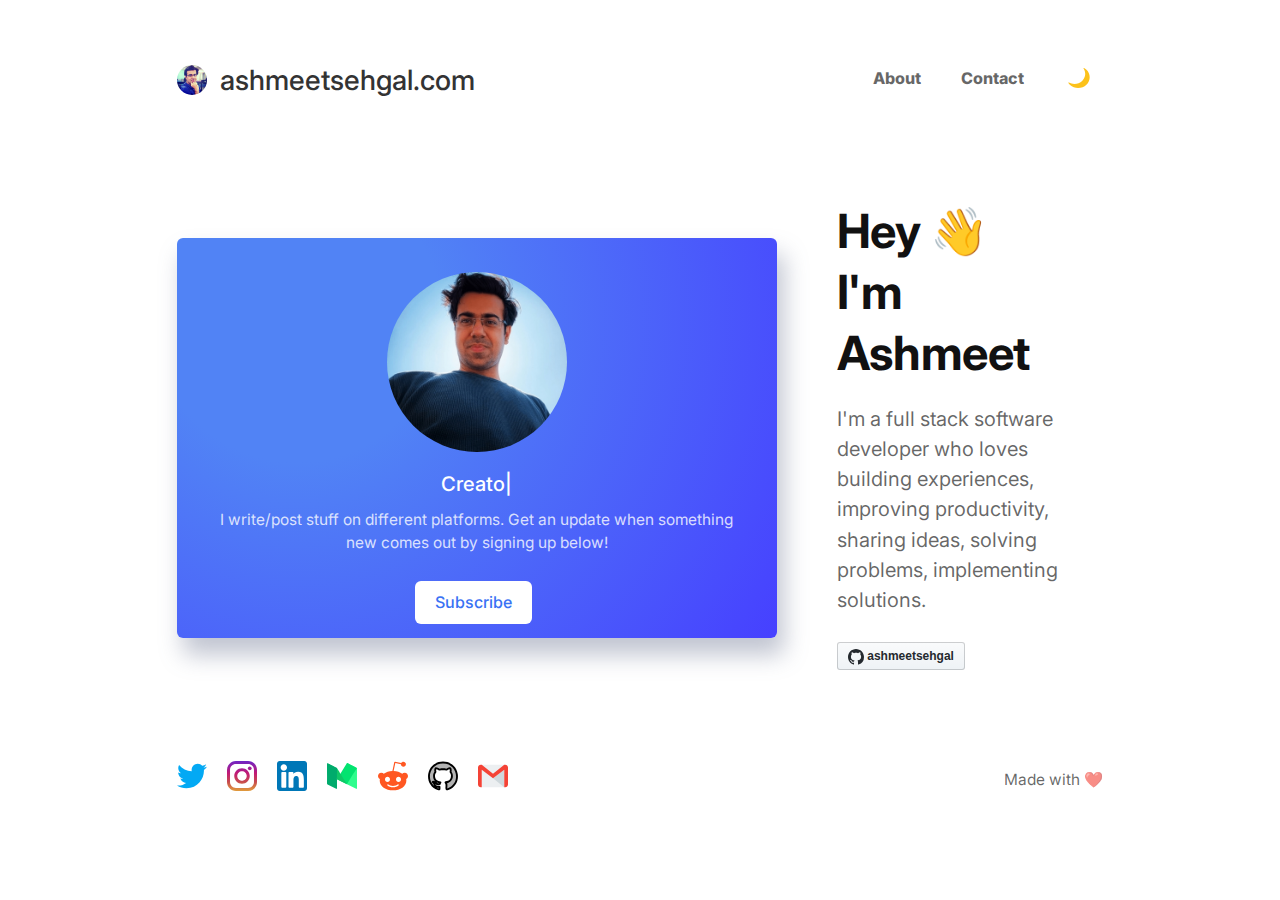
<file: index.html>
<!DOCTYPE html><html><head><meta charSet="utf-8"/><meta http-equiv="x-ua-compatible" content="ie=edge"/><meta name="viewport" content="width=device-width, initial-scale=1, shrink-to-fit=no"/><style data-href="/styles.4cd6c8770bb78a8e0a8e.css">@import url(https://fonts.googleapis.com/css2?family=Inter:wght@500;600;700&display=swap);@import url(https://fonts.googleapis.com/css?family=Roboto+Mono);.react-slideshow-container,.react-slideshow-container .nav{display:-ms-flexbox;display:flex;-ms-flex-align:center;align-items:center}.react-slideshow-container .nav{height:30px;background:hsla(0,0%,100%,.6);width:30px;z-index:10;text-align:center;cursor:pointer;color:#fff;border-radius:50%;-ms-flex-pack:center;justify-content:center}.react-slideshow-container .nav span{display:block;width:10px;height:10px;border-color:#000;border-style:solid;-webkit-transform:rotate(45deg);transform:rotate(45deg)}.react-slideshow-container .nav.disabled span{border-color:#666}.react-slideshow-container .nav:hover{background:#fff;color:#666}.react-slideshow-container .nav.disabled:hover{cursor:not-allowed}.react-slideshow-container .nav:first-of-type{margin-right:-30px;border-right:none;border-top:none}.react-slideshow-container .nav:first-of-type span{margin-left:5px;border-right:none;border-top:none}.react-slideshow-container .nav:last-of-type{margin-left:-30px}.react-slideshow-container .nav:last-of-type span{margin-right:5px;border-left:none;border-bottom:none}.react-slideshow-container+div.indicators{display:-ms-flexbox;display:flex;-ms-flex-wrap:wrap;flex-wrap:wrap;-ms-flex-pack:center;justify-content:center;margin-top:20px}.react-slideshow-container+div.indicators>div{width:7px;height:7px;margin:0 5px 10px;border-radius:50%;background:#ccc;cursor:pointer}.react-slideshow-container+div.indicators>div:hover{background:#666}.react-slideshow-container+div.indicators>div.active{background:#000}.react-slideshow-wrapper.slide{width:100%;overflow:hidden}.react-slideshow-wrapper .images-wrap{display:-ms-flexbox;display:flex;-ms-flex-wrap:wrap;flex-wrap:wrap}.react-slideshow-fade-wrapper{width:100%;overflow:hidden}.react-slideshow-fade-wrapper .react-slideshow-fade-images-wrap{display:-ms-flexbox;display:flex;-ms-flex-wrap:wrap;flex-wrap:wrap}.react-slideshow-fade-wrapper .react-slideshow-fade-images-wrap>div{position:relative;opacity:0}.react-slideshow-zoom-wrapper{width:100%;overflow:hidden}.react-slideshow-zoom-wrapper .zoom-wrapper{display:-ms-flexbox;display:flex;-ms-flex-wrap:wrap;flex-wrap:wrap;overflow:hidden}.react-slideshow-zoom-wrapper .zoom-wrapper>div{position:relative;display:-ms-flexbox;display:flex}*,:after,:before,html{-webkit-box-sizing:border-box;box-sizing:border-box}body,figure{margin:0}html{font:normal normal normal 1rem/1.6 Helvetica Neue,Inter,-apple-system,BlinkMacSystemFont,Helvetica,Arial,sans-serif;font-family:Helvetica Neue,Inter,-apple-system,BlinkMacSystemFont,Helvetica,Arial,sans-serif;font-size:84%!important}body{color:#454545;font-size:1rem}@media (min-width:620px){body{font-size:1.15rem}}dl,ol,p,table,ul{margin:0 0 1.5rem;font-size:1.15rem}@media (min-width:620px){dl,ol,p,table,ul{margin:0 0 2rem;font-size:1.25rem}}ul li p{margin:0}ul li ul{padding-left:1rem;margin:0}ul li ul li{margin:.25rem 0}ol li ol{margin-bottom:0}h1,h2,h3,h4,h5{font-weight:500;font-family:Inter,-apple-system,BlinkMacSystemFont,Helvetica,Arial,sans-serif;line-height:1.3;color:#111;-webkit-font-smoothing:antialiased;-moz-osx-font-smoothing:grayscale}h1,h1:not(:first-child),h2,h2:not(:first-child),h3,h3:not(:first-child),h4,h4:not(:first-child),h5,h5:not(:first-child){margin:0 0 1rem}h1:not(:first-child),h2:not(:first-child),h3:not(:first-child){margin-top:3rem}h1{font-size:1.85rem;font-weight:700;letter-spacing:-.03rem}h1 code{font-size:1.85rem!important}h2{font-size:1.7rem;font-weight:700;padding-bottom:.2rem}h2 code{font-size:1.7rem!important}h3{font-size:1.5rem;color:#444}h3,h4{font-weight:700}h4{font-size:1.3rem;color:#777}h5{font-size:1.2rem;font-weight:700}@media (min-width:620px){h1,h2,h3,h4,h5{margin:0 0 2rem}h1:not(:first-child),h2:not(:first-child),h3:not(:first-child),h4:not(:first-child),h5:not(:first-child){margin:0 0 1.5rem}h1:not(:first-child),h2:not(:first-child),h3:not(:first-child){margin-top:4.5rem}h4:not(:first-child){margin-top:3.5rem}h1{font-size:2.5rem}h1 code{font-size:2.5rem!important}h2{font-size:2.1rem}h2 code{font-size:2.1rem!important}h3{font-size:1.85rem}h4{font-size:1.5rem}h5{font-size:1.4rem}}ul{padding:0}ul li{position:relative;list-style-type:none;margin-bottom:.3rem;padding-left:1.5rem;margin-left:.5rem}ul li.task-list-item{padding-left:0;margin-left:0}ul li.task-list-item:before{content:""}ul li:before{content:"\2022   ";position:absolute;left:0;color:#929292;font-size:22px;line-height:1.1}@media (min-width:620px){ul li{padding-left:1.5rem;margin-left:1.5rem}}a{color:#5183f5;text-decoration:none;font-weight:500}a:active,a:focus,a:hover{color:#2161f2}.lead a:not(.button):not(.anchor):not(.gatsby-resp-image-link),.page a:not(.button):not(.anchor):not(.gatsby-resp-image-link),.post a:not(.button):not(.anchor):not(.gatsby-resp-image-link){padding:1px 2px;border-radius:4px}.lead a:not(.button):not(.anchor):not(.gatsby-resp-image-link):hover,.page a:not(.button):not(.anchor):not(.gatsby-resp-image-link):hover,.post a:not(.button):not(.anchor):not(.gatsby-resp-image-link):hover{background:#2161f2;color:#f0f4fe}.lead a:not(.button):not(.anchor):not(.gatsby-resp-image-link):active,.lead a:not(.button):not(.anchor):not(.gatsby-resp-image-link):focus,.page a:not(.button):not(.anchor):not(.gatsby-resp-image-link):active,.page a:not(.button):not(.anchor):not(.gatsby-resp-image-link):focus,.post a:not(.button):not(.anchor):not(.gatsby-resp-image-link):active,.post a:not(.button):not(.anchor):not(.gatsby-resp-image-link):focus{background:#0c49d4;color:#f0f4fe}.lead img,.page img,.post img{max-width:100%;height:auto}mark{background:#ffeea8;padding:0 .2rem}b,strong{font-weight:600}blockquote cite{display:block;text-align:right}hr{height:0;border:0;border-top:2px solid #ccc}dt{font-weight:500}dd{margin-bottom:.5rem}[type=checkbox]{margin-right:1rem}.text-right{text-align:right}.text-center{text-align:center}.text-justify{text-align:justify}.block{display:block}.inline-block{display:inline-block}.inline{display:inline}.vertical-center{display:-ms-flexbox;display:flex;-ms-flex-align:center;align-items:center;-ms-flex-pack:center;justify-content:center}.show{display:block!important}.hide{display:none!important}.invisible{visibility:hidden}.green{color:#1fc844}.pink{color:#ff5a5f}.blue{color:#5183f5}.yellow{color:#fec623}.crypto p{margin-bottom:.5rem}.screen-reader-text{clip:rect(1px,1px,1px,1px);position:absolute!important;height:1px;width:1px;overflow:hidden}.button,[type=button],[type=submit],a.button,button{-webkit-appearance:none;display:inline-block;border:2px solid #5183f5;border-radius:6px;background:#5183f5;color:#fff;font-weight:500;font-family:Helvetica Neue,Inter,-apple-system,BlinkMacSystemFont,Helvetica,Arial,sans-serif;font-size:1.1rem;text-transform:none;padding:.6rem .9rem;margin:0 0 .5rem;vertical-align:middle;text-align:center;cursor:pointer;text-decoration:none;line-height:1}.button:active,.button:focus,.button:hover,[type=button]:active,[type=button]:focus,[type=button]:hover,[type=submit]:active,[type=submit]:focus,[type=submit]:hover,a.button:active,a.button:focus,a.button:hover,button:active,button:focus,button:hover{border:2px solid #0e51ec;color:#fff;background:#0e51ec;text-decoration:none}.button::-moz-focus-inner,[type=button]::-moz-focus-inner,[type=submit]::-moz-focus-inner,a.button::-moz-focus-inner,button::-moz-focus-inner{border:0;padding:0}.button:disabled,[type=button]:disabled,[type=submit]:disabled,a.button:disabled,button:disabled{cursor:default;pointer-events:none}.button:active,[type=button]:active,[type=submit]:active,a.button:active,button:active{-webkit-transform:scale(.95);transform:scale(.95)}.button.muted-button,a.button.muted-bottom{color:#454545;border:2px solid #e5e5e5;background:#e5e5e5}.button.muted-button:active,.button.muted-button:focus,.button.muted-button:hover,a.button.muted-bottom:active,a.button.muted-bottom:focus,a.button.muted-bottom:hover{color:#111;border:2px solid #d9d9d9;background:#d9d9d9}.donate-button,a.donate-button{display:-ms-inline-flexbox;display:inline-flex;-ms-flex-align:center;align-items:center;border-radius:6px;border:none;background:#5183f5;padding:.75rem 1rem;color:#fff}.donate-button:active,.donate-button:focus,.donate-button:hover,a.donate-button:active,a.donate-button:focus,a.donate-button:hover{background:#2161f2;border:none;color:#fff}.twitter-button,a.twitter-button{background:#00aced;border:2px solid #00aced}.twitter-button:active,.twitter-button:focus,.twitter-button:hover,a.twitter-button:active,a.twitter-button:focus,a.twitter-button:hover{background:#0099d4;border:2px solid #0099d4;color:#fff}.patreon-button,a.patreon-button{display:-ms-inline-flexbox;display:inline-flex;-ms-flex-align:center;align-items:center;border-radius:6px;border:2px solid #f96854;background:#f96854;padding:0 1rem;color:#fff!important;margin:0 .5rem}.patreon-button img,a.patreon-button img{margin:0}.patreon-button:active,.patreon-button:focus,.patreon-button:hover,a.patreon-button:active,a.patreon-button:focus,a.patreon-button:hover{background:#f96854!important;border:2px solid #f6270a;color:#fff!important}.patreon{background:#f96854;color:#fff;padding:.25rem .75rem;border:none!important;font-weight:500;font-size:1rem;border-radius:6px;margin-bottom:.5rem;margin-right:.75rem}.patreon:active,.patreon:focus,.patreon:hover{background:#f73c23!important;color:#fff!important}@media (min-width:620px){.button,[type=button],[type=submit],a.button,button{padding:.75rem 1.25rem}}[type=color],[type=date],[type=email],[type=number],[type=search],[type=text],[type=url],select,textarea{display:block;border:2px solid #ccc;border-radius:6px;padding:.75rem;outline:none;margin-bottom:.5rem;font-size:1.1rem;font-weight:500;width:100%;max-width:100%;line-height:1}[type=color]:hover,[type=date]:hover,[type=email]:hover,[type=number]:hover,[type=search]:hover,[type=text]:hover,[type=url]:hover,select:hover,textarea:hover{background:#f7f7f7;border:2px solid #b3b3b3}[type=color]:active,[type=color]:focus,[type=date]:active,[type=date]:focus,[type=email]:active,[type=email]:focus,[type=number]:active,[type=number]:focus,[type=search]:active,[type=search]:focus,[type=text]:active,[type=text]:focus,[type=url]:active,[type=url]:focus,select:active,select:focus,textarea:active,textarea:focus{background:#f0f4fe;border:2px solid #5183f5}textarea{overflow:auto;height:auto;line-height:1.6}fieldset{border:2px solid #ccc;border-radius:6px;padding:60px;margin:2rem 0}legend{padding:0 .5rem;font-weight:500}select{color:#454545;-webkit-appearance:none;-moz-appearance:none;background:url([data-uri]) 100% no-repeat;line-height:1}select::-ms-expand{display:none}[type=range]{width:100%}label{font-weight:700;font-size:1rem;max-width:100%;display:block;margin:1rem 0 .5rem}.newsletter-form{display:-ms-flexbox;display:flex}.newsletter-form [type=email],.newsletter-form [type=text]{width:100%;max-width:400px;margin-right:.5rem}:-moz-placeholder,:-ms-input-placeholder,::-moz-placeholder,::-webkit-input-placeholder{color:#9a9a9a}table{border-collapse:collapse;border-spacing:0;width:100%;max-width:100%;overflow-x:auto;display:block}th{border-bottom:2px solid #ccc}tfoot th{border-top:1px solid #ccc}td{border-bottom:1px solid #ccc}td,th{text-align:left;padding:.75rem!important;-webkit-hyphens:auto;-ms-hyphens:auto;hyphens:auto;word-break:break-word}caption{padding:60px 0;caption-side:bottom;color:#ababab}tbody tr:nth-child(2n){background-color:#f8f8f8}.nav{position:fixed;top:0;left:0;z-index:3;width:100%;background:#fff}.nav.scroll{-webkit-box-shadow:1px 2px 18px rgba(0,0,0,.1);box-shadow:1px 2px 18px rgba(0,0,0,.1)}.nav .cta{margin:0 0 0 .75rem}.nav .cta,.nav .nav-container{display:-ms-flexbox;display:flex;-ms-flex-align:center;align-items:center}.nav .nav-container{padding:0 1.5rem;height:60px;max-width:980px;margin:auto;-ms-flex-pack:justify;justify-content:space-between;-webkit-transition:height .3s ease;transition:height .3s ease}.nav .brand a{display:-ms-flexbox;display:flex;-ms-flex-align:center;align-items:center;color:#333;margin-right:0;font-weight:500;font-size:1.15rem}.nav .brand a:focus,.nav .brand a:hover{color:#000}.nav .brand .text{display:none}.nav .links{-ms-flex-direction:row;flex-direction:row;-ms-flex-pack:center;justify-content:center;-ms-flex-align:center;-ms-flex:1 1;flex:1 1;margin:0}.nav .links,.nav .links a{display:-ms-flexbox;display:flex;align-items:center}.nav .links a{-ms-flex-align:center;font-size:1.05rem;font-weight:800;padding:.75rem;margin:0 .25rem;color:rgba(0,0,0,.6);line-height:1.2;text-align:center;border-radius:6px}.nav .links a.active,.nav .links a:active,.nav .links a:hover{color:#111;background:rgba(0,0,0,.05)}.favicon{height:30px;width:30px;min-width:30px;margin-right:1rem;margin-bottom:0;border-radius:50%}button.dark-switcher{-webkit-appearance:none;border:0;margin:0;padding:.75rem .5rem;background:transparent}button.dark-switcher:focus{outline:none}.theme-icon{height:18px;width:18px;min-width:18px;margin-bottom:0}@media (min-width:620px){.nav.scroll .nav-container{height:90px}.nav .nav-container{height:160px;padding:0 2rem}.nav .brand a{font-size:1.3rem}.nav .brand .text{display:block;font-size:28px}.nav .links{display:-ms-flexbox;display:flex;-ms-flex-direction:row;flex-direction:row;-ms-flex-pack:end;justify-content:flex-end;height:100%}.nav .links a{font-size:1.2rem;margin:0 .5rem;padding:1rem;border-bottom:2px solid transparent;font-weight:800}.nav .favicon{margin-right:1rem}.nav button.dark-switcher{margin:0;font-size:1.4rem;padding:.75rem 1rem}.nav .theme-icon{height:22px;width:22px;min-width:22px;margin-bottom:0}}@media print and (min-width:620px){.nav{display:none}}#main-content{margin-top:55px;padding:40px 0 0;min-height:calc(100vh - 190px)}@media (min-width:620px){#main-content{margin-top:140px;padding:60px 0 0;min-height:calc(100vh - 360px)}}.flex{display:-ms-flexbox;display:flex;-ms-flex-flow:row nowrap;flex-flow:row nowrap;-ms-flex-pack:start;justify-content:flex-start;-ms-flex-align:stretch;align-items:stretch}.flex-center{-ms-flex-pack:center;justify-content:center}.flex-center,.flex-vertical{display:-ms-flexbox;display:flex;-ms-flex-flow:row nowrap;flex-flow:row nowrap;-ms-flex-align:center;align-items:center}.flex-vertical{-ms-flex-pack:start;justify-content:flex-start}.flex-horizontal{display:-ms-flexbox;display:flex;-ms-flex-flow:row nowrap;flex-flow:row nowrap;-ms-flex-pack:center;justify-content:center;-ms-flex-align:stretch;align-items:stretch}.container,.quotations{max-width:980px;padding:0 1.5rem;margin-left:auto;margin-right:auto}.icon{height:20px;width:20px;margin:4px 10px 0}.medium-img{height:100%;width:100%}.emoji{font-size:18px}@media (min-width:620px){.container,.quotations{padding:0 2rem}}.lead{margin:0 auto;font-size:1.1rem}.lead h1{margin-top:0;font-weight:700;font-size:2.8rem;margin-bottom:1.5rem;letter-spacing:-.03rem}.lead p{color:rgba(0,0,0,.6);font-size:1.25rem}.lead .button{margin-right:.5rem}@media screen and (min-width:750px){.lead{display:-ms-flexbox;display:flex;-ms-flex-align:center;align-items:center;font-size:1.2rem;line-height:1.5}.lead .elevator{-ms-flex:1 1;flex:1 1;margin-right:3rem}.lead .elevator p{max-width:450px}.lead .newsletter-section{margin-right:60px;width:600px;height:400px}.lead .newsletter-section .newsletter-avatar{margin-top:.5rem;border-radius:50%;width:180px}.lead .slide-container{width:100%;margin:auto}.lead .slide-container .each-fade{display:-ms-flexbox;display:flex;-ms-flex-align:center;align-items:center;-ms-flex-pack:center;justify-content:center;background-size:cover;width:100%}.lead .slide-container .each-fade .image-container{width:100%}.lead h1{font-size:3.5rem}.lead p{font-size:1.5rem;max-width:550px}.lead .button{margin-right:.5rem}}.callouts{display:none}@media (min-width:620px){.callouts{display:block}a.article-callout{display:-ms-flexbox;display:flex;-ms-flex-align:center;align-items:center;-webkit-transition:all .3s ease;transition:all .3s ease;border-radius:4px;-webkit-box-shadow:1px 2px 10px rgba(0,0,0,.1);box-shadow:1px 2px 10px rgba(0,0,0,.1);color:#454545;font-weight:500;border:none!important;padding:1.5rem;margin:1.5rem 0;font-size:1.5rem}a.article-callout:active,a.article-callout:focus,a.article-callout:hover{color:#111;background:#fff;-webkit-box-shadow:3px 5px 20px rgba(0,0,0,.16);box-shadow:3px 5px 20px rgba(0,0,0,.16)}a.article-callout img{height:50px;width:50px;max-width:50px;margin:0 1.5rem 0 0}}.social-buttons{display:-ms-flexbox;display:flex;-ms-flex-align:center;align-items:center}.social-buttons a.patreon-button{margin-right:0 .5rem 0 0}.front-page{margin-top:2rem}.front-page h2{display:-ms-flexbox;display:flex;-ms-flex-align:center;align-items:center;-ms-flex-pack:justify;justify-content:space-between;border-bottom:0;padding-bottom:0}@media (min-width:620px){.front-page h2{-ms-flex-pack:start;justify-content:flex-start}}.front-page h2 a.view-all{display:inline-block;padding:.5rem .75rem;background:#f2f2f2;border-radius:6px;color:#5f5f5f;font-size:1rem;font-weight:500;margin:.25rem 0 0 2rem}.front-page h2 a.view-all:focus,.front-page h2 a.view-all:hover{background:#e5e5e5}.section{margin:40px 0}.section:first-of-type{margin-bottom:0}@media (min-width:620px){.section{margin:4rem 0}}.single .gatsby-image-wrapper{height:50px!important;width:50px!important}@media (min-width:620px){.single .gatsby-image-wrapper{-ms-flex-order:1;order:1;margin-left:2rem;height:150px!important;width:150px!important}}.single-header{display:grid;margin-bottom:30px}.single-header .flex,.single-header.no-thumbnail{display:-ms-flexbox;display:flex}.single-header .flex{-ms-flex-direction:column;flex-direction:column}.single-header h1{margin:.5rem 0;font-weight:700}.single-header .post-meta{margin-bottom:1rem}@media (min-width:620px){.single-header{display:grid;grid-template-columns:1fr 180px;margin-bottom:60px}.single-header h1{margin:0 0 .5rem}}.post-container{display:-ms-flexbox;display:flex}.posts a{display:block}.posts a .each{display:grid;grid-template-columns:50px 1fr 0;padding:1rem 0;margin:0;border:1px solid transparent;border-bottom-color:#ebebeb}.posts a .each .date{margin:0;font-size:.9rem;color:rgba(0,0,0,.4);font-weight:400}.posts a:last-of-type .each{border-bottom-color:transparent}.posts h2{font-size:1.1rem;font-weight:500;line-height:1.3;border-bottom:none;margin:0;padding:0}.posts .gatsby-image-wrapper{margin-top:0;height:30px!important;width:30px!important}.posts.simple a .each{grid-template-columns:50px 2fr auto;-ms-flex-align:center;align-items:center;padding:.75rem 0;margin:0;border:1px solid transparent}.posts.simple a .each:hover{background:#fff}.posts.simple a:last-of-type .each{border-bottom:1px solid transparent!important}.posts.simple .gatsby-image-wrapper{margin-top:0;height:30px!important;width:30px!important}.posts.simple h2{font-size:1.2rem;font-weight:500;padding:0;margin:0;color:#454545}.posts.simple h2:hover{color:#111}.posts .datetime{font-size:1rem;display:block;color:rgba(0,0,0,.4);font-weight:400}.posts .excerpt{margin-top:1rem;color:rgba(0,0,0,.6);font-weight:400;font-size:1.1rem}@media (min-width:620px){.posts{margin:3rem 0}.posts a .each{grid-template-columns:80px 1fr 90px;-ms-flex-align:start;align-items:start;padding:2rem;margin:0 -2rem}.posts a .each:hover{border-radius:6px;background:#fafafa}.posts a .each:hover h2{color:#111}.posts a .each:active,.posts a .each:focus{border:1px dashed #5183f5;background:#f0f4fe}.posts a .each h2{font-size:1.25rem;line-height:1.3;margin:0 0 .25rem;letter-spacing:-.02rem;font-weight:600}.posts a .each .gatsby-image-wrapper{margin-top:0;height:50px!important;width:50px!important}.posts.simple a .each{padding:.75rem 1rem;margin:0 -1rem;border-bottom:1px solid #ebebeb}.posts.simple a .each:hover{border:1px solid #f2f2f2;background:#f2f2f2}.posts.simple a .each:active,.posts.simple a .each:focus{border:1px dashed #5183f5;background:#f0f4fe}.posts.simple a .each h2{font-size:1.25rem;margin:0;letter-spacing:-.02rem}.posts.simple a .each .gatsby-image-wrapper{height:30px!important;width:30px!important}}@media screen and (min-width:1050px){.posts:not(.simple){margin:3rem 0 3rem -6rem}}.page h2,.post h2{border-bottom:1px solid #ebebeb}h1.articles-title{margin-top:3rem}h2.publication-company{display:-ms-flexbox;display:flex;-ms-flex-align:center;align-items:center;font-size:1.6rem}h2.publication-company img{max-height:30px;margin:0 .75rem 0 0}.alert{display:none;justify-self:flex-end;margin-left:1rem}.alert .new{font-size:.9rem;background:#fff8e2;color:#f7b801}.alert .new,.alert .popular{display:inline-block;border-radius:6px;padding:.5rem .75rem;text-align:center}.alert .popular{font-size:.8rem;background:#eafcee;color:#1fc844}@media (min-width:620px){.alert{display:block}.alert .new,.alert .popular{font-size:.9rem;padding:.5rem 1rem}}.simple-posts a .each{padding:.75rem 0;margin:0;border:1px solid transparent;border-radius:6px}.simple-posts a .each h2{-ms-flex-pack:start;justify-content:flex-start;font-size:1.2rem;font-weight:500;padding:0;margin:0;color:#454545;border-bottom:none;display:-ms-flexbox;display:flex;-ms-flex-align:center;align-items:center}.simple-posts a .each img{margin-right:1rem;margin-bottom:0;max-height:30px;max-width:30px}.simple-posts a .each:hover{border:1px solid #f2f2f2;background:#f2f2f2}.simple-posts a .each:hover h2{color:#111}@media (min-width:620px){.simple-posts a .each{padding:.75rem 1rem;margin:0 -1rem;border-bottom:1px solid #ebebeb}.simple-posts a .each h2{font-size:1.25rem;letter-spacing:-.02rem}.simple-posts a:last-of-type .each{border-bottom:1px solid transparent!important}}.projects .each{display:-ms-flexbox;display:flex;-ms-flex-align:center;align-items:center;-ms-flex-pack:justify;justify-content:space-between;padding:.5rem 0}.projects h2{font-size:1.2rem;border-bottom:none;margin:0 1rem 0 0;font-weight:500;color:#111;padding:0;min-width:110px}.projects h2 a{display:-ms-flexbox;display:flex;color:#111;-ms-flex-align:center;align-items:center}.projects h2 .project-icon{display:inline-block;font-size:2rem;margin-right:1rem}.projects h2 .project-title{display:inline-block;letter-spacing:-.02rem}.projects p{display:block;color:rgba(0,0,0,.6);font-weight:400;font-size:smaller;margin:0}.projects .buttons{display:-ms-flexbox;display:flex;-ms-flex-align:center;align-items:center}.projects .social-plugins{display:none}.projects .button{margin-left:.5rem;padding:.5rem;font-size:1rem}@media (min-width:620px){.projects .each{display:-ms-flexbox;display:flex;-ms-flex-pack:justify;justify-content:space-between;padding:1.5rem 0;border-bottom:1px solid #eee}.projects .each:last-of-type{border-bottom:none}.projects h2{width:150px;min-width:150px;max-width:150px;font-size:1.3rem;margin-right:1rem}.projects p{-ms-flex:1 1;flex:1 1;margin:0 1.5rem 0 0;font-size:1.2rem}.projects .social-plugins,.projects p{display:block}.projects .button{padding:.45rem 1.25rem;font-size:.9rem}}.tag-container a,.tag-container span{display:inline-block}.tag-container span{padding:.3rem .5rem;background:#f2f2f2;border-radius:6px;color:#5f5f5f;font-size:.8rem;font-weight:400;margin:0 .5rem .5rem 0}.tag-container span .count{color:#5183f5;font-weight:700;margin-left:.25rem}.tag-container span:active,.tag-container span:focus,.tag-container span:hover{background:#e5e5e5;color:#454545}.tag-container.articles-page-tags{margin-bottom:1rem}@media (min-width:620px){.tag-container span{font-size:.9rem;font-weight:500;padding:.3rem .8rem}.tag-container span .count{margin-left:.5rem}.tag-container.articles-page-tags{margin-bottom:2rem;display:-ms-flexbox;display:flex}.tag-container.articles-page-tags a{-ms-flex:1 1;flex:1 1}.tag-container.articles-page-tags a span{display:-ms-flexbox;display:flex;-ms-flex-pack:center;justify-content:center}}.post-meta{font-size:.8rem;color:rgba(0,0,0,.6);display:-ms-inline-flexbox;display:inline-flex;-ms-flex-align:center;align-items:center}.post-meta .date{margin-right:.5rem}.post-meta a{color:rgba(0,0,0,.6)}.post-meta a.comment-link,.post-meta a.github-link,.post-meta a.twitter-link{margin:0 .5rem}.post-meta a:hover{color:#5183f5}@media (min-width:620px){.post-meta{font-size:.9rem}}blockquote{color:rgba(0,0,0,.8);border:2px solid #ffedbb;background:#fff4d5;border-radius:6px;font-weight:500;margin:1.5rem 0;padding:1.5rem;line-height:1.6;font-size:1rem}blockquote.success{border:none;background:#e1fae7}blockquote.error{border:none;background:#fce2e3}blockquote p{padding:0;font-size:1.15rem}blockquote p:last-of-type{margin-bottom:0}blockquote a{color:#111;background:#fee7a2!important;border-bottom:none!important}blockquote a:active,blockquote a:focus,blockquote a:hover{color:#111!important;background:#feda6f!important}blockquote code{margin:1rem 0 0}@media (min-width:620px){blockquote{padding:2rem}blockquote p{font-size:1.3rem}blockquote cite{font-size:2rem}}.gradient-section{border-top:1px solid #ddd;border-bottom:1px solid #ddd;padding:4rem 0;background:radial-gradient(circle at 20% 20%,#5183f5 25%,#4640ff 100%)}.gradient-section h2{color:#fff}.gradient-section.articles{margin-top:-60px}.quotations{display:-ms-flexbox;display:flex;-ms-flex-wrap:wrap;flex-wrap:wrap}.quotations .quotation{border:none;background:#fff;padding:1.5rem 1.5rem 7.5rem!important;border-radius:6px;position:relative;-webkit-box-shadow:.5rem 1.25rem 1.75rem 0 rgba(0,0,0,.3);box-shadow:.5rem 1.25rem 1.75rem 0 rgba(0,0,0,.3)}.quotations .quotation p{font-size:1.1rem}.quotations .quotation cite{display:block;position:absolute;right:1.5rem;color:rgba(0,0,0,.6);margin-top:1rem;font-size:1.3rem;text-align:right;font-family:Helvetica Neue,Inter,-apple-system,BlinkMacSystemFont,Helvetica,Arial,sans-serif;color:#5183f5;font-weight:600;font-style:normal}@media (min-width:620px){.quotations .quotation{-ms-flex-positive:1;flex-grow:1;-ms-flex-negative:1;flex-shrink:1;-ms-flex-preferred-size:calc(50% - 2rem);flex-basis:calc(50% - 2rem);padding:2.5rem 2.5rem 5.5rem!important}.quotations .quotation p{font-size:1.2rem}.quotations .quotation cite{position:absolute;right:2.5rem}.quotations .quotation:nth-of-type(2n){margin-left:2rem}}.note{margin:1.5rem}.note .note-container{background:radial-gradient(circle at 20% 20%,#5183f5 25%,#4640ff 100%);-webkit-box-shadow:.5rem 1.25rem 1.75rem 0 rgba(100,110,140,.4);box-shadow:.5rem 1.25rem 1.75rem 0 rgba(100,110,140,.4);color:hsla(0,0%,100%,.9);border-radius:6px;padding:2rem;display:-ms-flexbox;display:flex;-ms-flex-direction:column;flex-direction:column;-ms-flex-align:center;align-items:center;-ms-flex-pack:justify;justify-content:space-between}.note .note-container a.donate-button{background:#0c49d4}.note .note-container a.donate-button:hover{background:#0938a4}.note h3{color:#fff}.note p{-webkit-font-smoothing:antialiased;line-height:1.3}.avatar{max-width:100px;border-radius:50%;margin-bottom:1rem}.avatar-small{width:35px;max-width:35px;height:auto;border-radius:50%;margin-right:.75rem}.note .flex-avatar{display:none}@media (min-width:620px){.note .note-container{-ms-flex-direction:row;flex-direction:row}.note .flex-author{display:-ms-flexbox;display:flex;-ms-flex-align:start;align-items:flex-start}.note .flex-avatar{display:block}.note p{line-height:1.5}.avatar{width:125px;max-width:125px;margin-right:2rem;margin-bottom:0}}.search{margin-bottom:0}.filter-count{width:80px;text-align:center;color:#5183f5;font-size:1.4rem;font-weight:500}@media (min-width:620px){.note{padding:4rem 0;margin:3rem 0}.note .note-container{padding:3rem}}.view-all{margin-left:1.5rem;font-size:1.1rem}.emoji-in-button{line-height:0;font-size:1.5rem;margin-left:.75rem}.search-container{display:-ms-flexbox;display:flex;-ms-flex-align:center;align-items:center;max-width:500px;margin-bottom:2rem}.category-container{display:-ms-flexbox;display:flex;-ms-flex-pack:start;justify-content:flex-start;margin-bottom:1.5rem;-ms-flex-wrap:wrap;flex-wrap:wrap}.category-container .category-filter{font-size:.85rem;padding:.5rem .75rem;background:#ebf1fe;border-radius:6px;margin-right:.5rem;margin-bottom:.5rem;font-weight:500;cursor:pointer}.category-container .category-filter,.category-container .category-filter .count{display:-ms-flexbox;display:flex;-ms-flex-align:center;align-items:center;color:#5183f5}.category-container .category-filter .count{-ms-flex-pack:center;justify-content:center;font-size:.8rem;margin-left:1rem;height:23px;width:23px;border-radius:50%;padding:5px}.category-container .category-filter.active{background:#5183f5;color:#fff}.category-container .category-filter.active .count{background:#fff}.category-container .category-filter.active:active,.category-container .category-filter.active:focus,.category-container .category-filter.active:hover{color:#fff;background:#2161f2}.category-container .category-filter:last-of-type{margin-right:0}.category-container .category-filter:hover{background:#d8e3fd;color:#3972f4}@media (min-width:620px){.category-container{margin-bottom:1.5rem}.category-container .category-filter{padding:.5rem 1rem;font-size:1rem}}.coffee-icon{margin:0 .5rem 0 0;max-width:40px;height:auto}.new-moon-icon{display:none;float:right;max-width:150px;margin-top:3rem;margin-left:3.5rem;margin-bottom:0}@media (min-width:620px){.new-moon-icon{display:block}}.footer{margin-top:2.5rem;-ms-flex-direction:column;flex-direction:column;-ms-flex-pack:justify;justify-content:space-between;color:rgba(0,0,0,.6)}.footer,.footer div{display:-ms-flexbox;display:flex;-ms-flex-align:center;align-items:center}.footer div{padding-bottom:1.5rem}.footer strong{margin-right:1rem}.footer a{font-weight:400;color:rgba(0,0,0,.6);display:block;margin-right:1.5rem}.footer a:hover{color:rgba(0,0,0,.8)}.footer a:last-child{margin-right:0}.footer-img{height:30px;width:30px;margin-bottom:0}@media (min-width:620px){.footer{margin:60px auto;-ms-flex-direction:row;flex-direction:row;height:100px}}iframe{margin-bottom:0}.comments [type=text]{width:auto;min-width:300px}.comments .comment{margin:2.5rem 0}.comments .comment:last-of-type{border-bottom:0}.comments .comment.reply{background:#f2f2f2;border:1px solid #ccc;border-radius:6px;padding:1.5rem;margin-left:2rem}.comments .comment.reply p{margin-bottom:0}.comments .comment header{display:-ms-flexbox;display:flex;-ms-flex-align:center;align-items:center;margin-bottom:.5rem}.comments .comment h2{color:#5f5f5f;margin:0 1rem 0 0;font-size:1.15rem;padding:0;border:0}.comments .comment p{font-size:1.05rem;white-space:pre-line}.comments .comment p:last-of-type{margin-bottom:0}.comments .comment-date{color:#787878;font-size:1rem}.comments:last-of-type{border-bottom:0}[type=submit]:disabled,[type=submit]:disabled:active,[type=submit]:disabled:focus,[type=submit]:disabled:hover,button[disabled],button[disabled]:active,button[disabled]:focus,button[disabled]:hover{opacity:.5}.centered-iframe{text-align:center;margin:2rem auto}.centered-iframe iframe{background:#fff;border-radius:6px;max-width:100%!important;width:100%}.newsletter-section{-ms-flex-align:center;align-items:center;-ms-flex-direction:column;flex-direction:column;border-radius:6px;margin:2rem 0;padding:1.5rem;text-align:center;background:radial-gradient(circle at 20% 20%,#5183f5 25%,#4640ff 100%);-webkit-box-shadow:.5rem 1.25rem 1.75rem 0 rgba(100,110,140,.4);box-shadow:.5rem 1.25rem 1.75rem 0 rgba(100,110,140,.4);color:hsla(0,0%,100%,.9)}.newsletter-section .newsletter-avatar{margin-top:.5rem;border-radius:50%;width:135px}.newsletter-section p{font-size:1.15rem;color:hsla(0,0%,100%,.8)!important}.newsletter-section h3{margin:1rem 0 .75rem;font-size:1.5rem;font-weight:500;color:#fff!important}.newsletter-section a.button{font-size:1.2rem;padding:1rem 1.5rem;border:none!important;background:#fff;color:#3972f4}.newsletter-section a.button:active,.newsletter-section a.button:focus,.newsletter-section a.button:hover{color:#0c49d4}@media (min-width:620px){.newsletter-section{display:-ms-flexbox;display:flex}.newsletter-section .slide-container{width:100%;margin:auto}}@media (min-width:1200px){.newsletter-section{margin:0;padding:2rem}}.no-comments{margin-top:3rem;margin-bottom:3rem}.instruction-manuals{display:-ms-flexbox;display:flex;-ms-flex-wrap:wrap;flex-wrap:wrap;-ms-flex-pack:center;justify-content:center;margin:0 -1rem}.instruction-manuals>a{z-index:2;-webkit-transition:all .2s ease;transition:all .2s ease;display:block;padding:1rem 1.5rem;background:#fff;border-radius:6px;-webkit-box-shadow:.2rem .25rem .75rem 0 rgba(0,0,0,.1);box-shadow:.2rem .25rem .75rem 0 rgba(0,0,0,.1);margin:.5rem}.instruction-manuals>a:hover{-webkit-transform:translateY(-1px);transform:translateY(-1px);-webkit-box-shadow:.5rem 1.25rem 2rem 0 rgba(0,0,0,.2);box-shadow:.5rem 1.25rem 2rem 0 rgba(0,0,0,.2)}.instruction-manuals>a img{display:block;margin:auto;width:50px;max-width:50px;max-height:50px;height:auto}.instruction-manuals>a h3{margin:.5rem auto 0;text-align:center;font-size:1.1rem;font-weight:500}@media (min-width:620px){.instruction-manuals>a img{width:75px;max-width:75px;max-height:75px}.instruction-manuals>a h3{font-size:1.3rem}}::-moz-selection{background:rgba(255,235,20,.7);color:#111}::selection{background:rgba(255,235,20,.7);color:#111}@media print{.footer{display:none}}@media (min-width:800px){.newsletter-section{margin-right:60px;width:600px;height:400px}.newsletter-section .newsletter-avatar{margin-top:.5rem;border-radius:50%;width:135px}}code{font-size:13px}pre.language-terminal code.language-terminal{position:relative;font-family:Menlo,Roboto Mono,Courier New,monospace;border:1px solid #d8d9da;-webkit-box-shadow:3px 5px 20px rgba(0,0,0,.16);box-shadow:3px 5px 20px rgba(0,0,0,.16);border-radius:6px;padding:45px 1rem 1rem;margin:2rem 0;font-size:13px;background:#fff;color:#333}pre.language-terminal code.language-terminal:before{content:"\2022   \2022   \2022";position:absolute;top:0;left:0;height:25px;background:#e1e1e1;color:#c2c3c4;width:100%;font-size:2.5rem;margin:0;line-height:0;padding:14px 0;text-indent:4px;letter-spacing:-15px}code[class*=language-],pre[class*=language-],pre code{font-family:Menlo,Roboto Mono,Courier New,monospace;font-size:13px;color:#b3b9c5;direction:ltr;text-align:left;white-space:pre-wrap;word-spacing:normal;word-break:normal;line-height:1.7;font-weight:400;margin:2rem 0;-moz-tab-size:2;-o-tab-size:2;tab-size:2;-webkit-hyphens:none;-ms-hyphens:none;hyphens:none;border-radius:6px;-webkit-font-smoothing:subpixel-antialiased}pre code{display:block;padding:1.5rem;overflow:auto;background-color:#333;border:0;-webkit-box-shadow:2px 4px 25px rgba(0,0,0,.15);box-shadow:2px 4px 25px rgba(0,0,0,.15)}kbd{background-color:#f7f7f7;border:2px solid rgba(0,0,0,.3);border-radius:3px;-webkit-box-shadow:0 1px 0 rgba(0,0,0,.2),0 0 0 2px #fff inset;box-shadow:0 1px 0 rgba(0,0,0,.2),inset 0 0 0 2px #fff;color:#333;display:inline-block;font-family:Helvetica Neue,Inter,-apple-system,BlinkMacSystemFont,Helvetica,Arial,sans-serif;line-height:1.4;margin:0 .1em;padding:.1em .6em;text-shadow:0 1px 0 #fff;font-size:14px}:not(pre)>code,:not(pre)>code[class*=language-]{padding:3px 5px;color:#111;font-weight:500}:not(pre)>code{border:none;font-family:Menlo,Roboto Mono,Courier New,monospace;border-radius:4px;background:rgba(0,0,0,.06)}code[class*=language-css],code[class*=language-less],code[class*=language-sass],code[class*=language-scss]{color:#c9c}.filename{background:#111;padding:.5rem 1rem .75rem;font-size:1rem;color:#fff;font-weight:700;border-top-left-radius:6px;border-top-right-radius:6px;margin-bottom:-2.3rem}@media (min-width:620px){code,code[class*=language-],pre.language-terminal code.language-terminal,pre[class*=language-],pre code{font-size:14px}}.token.doctype{background:#000;color:#fff}.token.cdata,.token.comment,.token.prolog{color:#848991}.token.namespace{opacity:.7}.token.attr-value,.token.string{color:#92d192}.token.punctuation{color:#d5d8df}.token.operator{color:#ac8d58}.token.variable{color:#f2777a}.token.property{color:#abb2bf}.token.builtin{color:#4a7baa}.token.parameter{color:#848991}.token.boolean,.token.constant{color:#e1a6f2}.token.entity,.token.inserted,.token.number,.token.regex,.token.symbol,.token.url{color:#fca369}.token.delimiter{background:#000;color:#fff;padding:1px 2px}.token.atrule{color:#62cfcf}.token.keyword{color:#ffeead}.language-autohotkey .token.selector{color:#fca369}.token.attr-name{color:#ffd479}.token.function{color:#62cfcf}.language-php .token.function{color:#fff}.token.class-name{color:#e1a6f2}.language-autohotkey .token.tag,.token.deleted{color:#f2777a}.token.tag{color:#6ab0f3}.language-autohotkey .token.keyword{color:#ffeead}.token.selector{color:#ffd479}.token.italic{font-style:italic}pre[data-line]{position:relative;padding:1rem 0}.line-highlight{position:absolute;left:0;right:0;padding:inherit 0;margin-top:1rem;background:hsla(0,0%,58.8%,.1);pointer-events:none;line-height:inherit;white-space:pre}.line-highlight:before,.line-highlight[data-end]:after{content:attr(data-start);position:absolute;top:.4em;left:.6em;min-width:1em;padding:0 .5em;background-color:transparent;color:transparent;font:700 65%/1.5 sans-serif;text-align:center;vertical-align:.3em;border-radius:999px;text-shadow:none}.line-highlight[data-end]:after{content:attr(data-end);top:auto;bottom:.4em}.line-numbers .line-highlight:after,.line-numbers .line-highlight:before{content:none}code::-moz-selection,pre::-moz-selection{text-shadow:none;color:inherit;background:hsla(0,0%,58.8%,.3)!important}code::-moz-selection,pre::-moz-selection{text-shadow:none;color:inherit;background:hsla(0,0%,58.8%,.3)!important}code::selection,pre::selection{text-shadow:none;color:inherit;background:hsla(0,0%,58.8%,.3)!important}code[class*=language-] ::-moz-selection,pre[class*=language-]::-moz-selection{text-shadow:none;color:inherit;background:hsla(0,0%,58.8%,.3)!important}code[class*=language-] ::-moz-selection,pre[class*=language-]::-moz-selection{text-shadow:none;color:inherit;background:hsla(0,0%,58.8%,.3)!important}code[class*=language-] ::selection,pre[class*=language-]::selection{text-shadow:none;color:inherit;background:hsla(0,0%,58.8%,.3)!important}.gatsby-highlight-code-line{background-color:#191919;display:block;margin-right:-1em;margin-left:-1em;padding-right:1em;padding-left:.75em;border-left:.25em solid #92d192}.dark{background:#202020;color:#b3b9c5}.dark a{color:#6ab0f3}.dark a:active,.dark a:focus,.dark a:hover{color:#238aed;background:transparent}.dark .lead h1{color:#eee}.dark .lead a:not(.button):not(.anchor):not(.gatsby-resp-image-link){border-bottom:none;background:transparent!important}.dark .lead a:not(.button):not(.anchor):not(.gatsby-resp-image-link):hover{color:#238aed}.dark .lead a.patreon:not(.button):not(.anchor):not(.gatsby-resp-image-link){background:rgba(0,0,0,.2)!important;color:#f96854}.dark .lead a.patreon:not(.button):not(.anchor):not(.gatsby-resp-image-link):active,.dark .lead a.patreon:not(.button):not(.anchor):not(.gatsby-resp-image-link):focus,.dark .lead a.patreon:not(.button):not(.anchor):not(.gatsby-resp-image-link):hover{background:#f73c23!important;color:#fff!important}.dark .front-page h2 a.view-all{background:rgba(0,0,0,.2);color:#969eaf}.dark .front-page h2 a.view-all:focus,.dark .front-page h2 a.view-all:hover{background:#000;color:#b3b9c5}.dark .newsletter-section{background:rgba(0,0,0,.2);-webkit-box-shadow:none;box-shadow:none}.dark .page a:not(.button):not(.anchor):not(.gatsby-resp-image-link),.dark .post a:not(.button):not(.anchor):not(.gatsby-resp-image-link){border-bottom:2px solid transparent;padding:1px 2px}.dark .page a:not(.button):not(.anchor):not(.gatsby-resp-image-link):active,.dark .page a:not(.button):not(.anchor):not(.gatsby-resp-image-link):focus,.dark .page a:not(.button):not(.anchor):not(.gatsby-resp-image-link):hover,.dark .post a:not(.button):not(.anchor):not(.gatsby-resp-image-link):active,.dark .post a:not(.button):not(.anchor):not(.gatsby-resp-image-link):focus,.dark .post a:not(.button):not(.anchor):not(.gatsby-resp-image-link):hover{background:#3b97ef;color:#fff;border-radius:4px}.dark .page img,.dark .post img{max-width:100%;height:auto}.dark .page h2,.dark .post h2{color:#ffd479;border:none}.dark :not(pre)>code{background:hsla(0,0%,100%,.1);color:#b3b9c5}.dark .nav{background:#202020;border-color:#202020}.dark .nav.scroll{background:#131313;border-color:#131313}.dark .nav .brand a{color:#c1c6d0}.dark .nav .brand a .text{font-size:28px}.dark .nav .brand a:hover{color:#eee}.dark .nav .links a{color:#798499}.dark .nav .links a.active,.dark .nav .links a:hover{background:rgba(0,0,0,.2)}.dark .nav .links a:hover{color:#b3b9c5}.dark .nav .links a.active{color:#6ab0f3}.dark .note .note-container{background:#191919;-webkit-box-shadow:none;box-shadow:none}.dark .note .note-container a,.dark .note .note-container button,.dark .note .note-container p{color:#fff}.dark li,.dark ol,.dark p,.dark ul{color:#b3b9c5}.dark h2{border-color:#303030}.dark h1,.dark h2,.dark h3,.dark h4,.dark h5{color:#eee}.dark .posts.simple a .each{border-color:transparent transparent #181818}.dark .posts.simple a .each h2{color:#9fa3a9}.dark .posts.simple a .each:hover{background:#303030}.dark .posts a .each{border:1px solid transparent;border-bottom-color:#181818}.dark .posts a .each h2{color:#ccc}.dark .posts a .each:hover{background:#303030!important;border-color:#303030;background:transparent}.dark .posts a .each:hover h2{color:#fff}.dark .posts a .datetime{color:#848991}.dark .posts a .excerpt{color:hsla(0,0%,100%,.3)}.dark .simple-posts a .each{border-bottom:1px solid #181818}.dark .simple-posts a .each h2{color:#9fa3a9}.dark .simple-posts a .each:hover{border:1px solid #303030;background:#303030}.dark .simple-posts a .each:hover h2{color:#fff}.dark .tag-container span{color:#b3b9c5;background:rgba(0,0,0,.2);border:none}.dark .tag-container span .count{color:#ff5a5f}.dark .tag-container span:active,.dark .tag-container span:focus,.dark .tag-container span:hover{border:none;background:#111;color:#fff}.dark .projects .each{border-bottom:1px solid #181818}.dark .projects h2,.dark .projects h2 a{color:#b3b9c5}.dark .post-meta,.dark .projects p{color:#848991}.dark th{border-bottom:2px solid #131313}.dark tfoot th{border-top:2px solid #0c0c0c}.dark td{border-bottom:2px solid #0c0c0c}.dark tbody tr:nth-child(2n){background-color:#2d2d2d}.dark pre code{background:#3a3a3a}.dark .gradient-section{border-color:transparent;background:transparent}.dark .instruction-manuals>a{background:#2a2a2a}.dark .instruction-manuals>a:hover{background:#343434}.dark blockquote{border:2px solid #393939;background:rgba(0,0,0,.2)}.dark blockquote p{color:#fed356}.dark blockquote a{color:#fff4d5!important;background:#553f01!important;border-bottom:#fed356!important}.dark blockquote a:hover{color:#febf0a!important;background:#111!important}.dark blockquote.quotation{border-color:#3a3a3a;background:rgba(0,0,0,.2);color:#fed356;-webkit-box-shadow:none;box-shadow:none}.dark blockquote.quotation cite{color:#fff}.dark cite{color:hsla(0,0%,100%,.4)}.dark .footer,.dark .footer strong{color:#b3b9c5}.dark .footer a{color:#798499}.dark .footer a:hover{color:#d0d4db}.dark [type=color],.dark [type=date],.dark [type=email],.dark [type=number],.dark [type=search],.dark [type=text],.dark [type=url],.dark select,.dark textarea{color:#b3b9c5;border:2px solid #444;background:#333!important}.dark [type=color]:hover,.dark [type=date]:hover,.dark [type=email]:hover,.dark [type=number]:hover,.dark [type=search]:hover,.dark [type=text]:hover,.dark [type=url]:hover,.dark select:hover,.dark textarea:hover{border:2px solid #505050}.dark [type=color]:active,.dark [type=color]:focus,.dark [type=date]:active,.dark [type=date]:focus,.dark [type=email]:active,.dark [type=email]:focus,.dark [type=number]:active,.dark [type=number]:focus,.dark [type=search]:active,.dark [type=search]:focus,.dark [type=text]:active,.dark [type=text]:focus,.dark [type=url]:active,.dark [type=url]:focus,.dark select:active,.dark select:focus,.dark textarea:active,.dark textarea:focus{border:2px solid #6ab0f3}.dark .button,.dark [type=button],.dark [type=submit],.dark a.button,.dark button{color:#fff;border:2px solid transparent;background:#0f64b5!important}.dark .button:disabled,.dark [type=button]:disabled,.dark [type=submit]:disabled,.dark a.button:disabled,.dark button:disabled{cursor:default;pointer-events:none;opacity:.3}.dark .button:active,.dark .button:focus,.dark .button:hover,.dark [type=button]:active,.dark [type=button]:focus,.dark [type=button]:hover,.dark [type=submit]:active,.dark [type=submit]:focus,.dark [type=submit]:hover,.dark a.button:active,.dark a.button:focus,.dark a.button:hover,.dark button:active,.dark button:focus,.dark button:hover{border:2px solid transparent;background:#127ee5!important;color:#fff}.dark .donate-button{background:transparent}.dark .new,.dark .popular{background:rgba(0,0,0,.2)}.dark .popular{color:#92d192}.dark .button.muted-button,.dark a.button.muted-bottom{color:#848991;border:2px solid #848991}.dark .button.muted-button:active,.dark .button.muted-button:focus,.dark .button.muted-button:hover,.dark a.button.muted-bottom:active,.dark a.button.muted-bottom:focus,.dark a.button.muted-bottom:hover{border:2px solid #b3b9c5;background:transparent;color:#b3b9c5}.dark button.dark-switcher{border:none!important;background:transparent!important}.dark pre.language-terminal code.language-terminal{border:2px solid #666;background:#111;color:#ccc}.dark pre.language-terminal code.language-terminal:before{background:#303030;color:#888}.dark .about-section{background:rgba(0,0,0,.2);-webkit-box-shadow:none;box-shadow:none}.dark .about-section a.button{background:#111!important;color:#6ab0f3!important}.dark .about-section a.button:active,.dark .about-section a.button:focus,.dark .about-section a.button:hover{background:#080808!important;color:#99c9f7!important}.dark .category-container .category-filter{background:rgba(0,0,0,.2);font-weight:500;color:#6ab0f3;cursor:pointer}.dark .category-container .category-filter.active{background:#6ab0f3!important;color:#fff!important}.dark .category-container .category-filter:last-of-type{margin-right:0}.dark .category-container .category-filter:hover{background:#111;color:#99c9f7}.dark .filter-count{color:#6ab0f3}.dark .comments .comment header h2{color:#d6d9df}.dark .comments .comment.reply{border:2px solid #393939;background:rgba(0,0,0,.2)}.dark mark{background:#127ee5;color:#fff}.dark ::-moz-selection{background:#6ab0f3;color:#fff}.dark ::selection{background:#6ab0f3;color:#fff}.dark path{stroke:#ffeead}</style><meta name="generator" content="Gatsby 2.23.1"/><title data-react-helmet="true">Ashmeet Sehgal – Full Stack Software Developer</title><link data-react-helmet="true" rel="icon" href="[data-uri]"/><meta data-react-helmet="true" name="description" content="Ashmeet Sehgal is a full stack software developer specializing in modern JavaScript. This is the space where I publish my blogs without any ads"/><meta data-react-helmet="true" name="image" content="https://ashmeetsehgal.com/logos/logo-192.png"/><meta data-react-helmet="true" property="og:url" content="https://ashmeetsehgal.com"/><meta data-react-helmet="true" property="og:title" content="Ashmeet Sehgal"/><meta data-react-helmet="true" property="og:description" content="Ashmeet Sehgal is a full stack software developer specializing in modern JavaScript. This is the space where I publish my blogs without any ads"/><meta data-react-helmet="true" property="og:image" content="https://ashmeetsehgal.com/logos/logo-192.png"/><meta data-react-helmet="true" name="twitter:card" content="summary_large_image"/><meta data-react-helmet="true" name="twitter:creator" content="ashmeetsehgal"/><meta data-react-helmet="true" name="twitter:title" content="ashmeetsehgal"/><meta data-react-helmet="true" name="twitter:description" content="Ashmeet Sehgal is a full stack software developer specializing in modern JavaScript. This is the space where I publish my blogs without any ads"/><meta data-react-helmet="true" name="twitter:image" content="https://ashmeetsehgal.com/logos/logo-192.png"/><script data-react-helmet="true" type="application/ld+json">[{"@context":"http://schema.org","@type":"WebSite","url":"https://ashmeetsehgal.com/","name":"Ashmeet Sehgal","alternateName":"Ashmeet Sehgal"}]</script><style type="text/css">.gatsby-resp-image-image{width:100%;height:100%;margin:0;vertical-align:middle;position:absolute;top:0;left:0;color:transparent;}</style><style type="text/css">
    .anchor.before {
      position: absolute;
      top: 0;
      left: 0;
      transform: translateX(-100%);
      padding-right: 4px;
    }
    .anchor.after {
      display: inline-block;
      padding-left: 4px;
    }
    h1 .anchor svg,
    h2 .anchor svg,
    h3 .anchor svg,
    h4 .anchor svg,
    h5 .anchor svg,
    h6 .anchor svg {
      visibility: hidden;
    }
    h1:hover .anchor svg,
    h2:hover .anchor svg,
    h3:hover .anchor svg,
    h4:hover .anchor svg,
    h5:hover .anchor svg,
    h6:hover .anchor svg,
    h1 .anchor:focus svg,
    h2 .anchor:focus svg,
    h3 .anchor:focus svg,
    h4 .anchor:focus svg,
    h5 .anchor:focus svg,
    h6 .anchor:focus svg {
      visibility: visible;
    }
  </style><script>
    document.addEventListener("DOMContentLoaded", function(event) {
      var hash = window.decodeURI(location.hash.replace('#', ''))
      if (hash !== '') {
        var element = document.getElementById(hash)
        if (element) {
          var scrollTop = window.pageYOffset || document.documentElement.scrollTop || document.body.scrollTop
          var clientTop = document.documentElement.clientTop || document.body.clientTop || 0
          var offset = element.getBoundingClientRect().top + scrollTop - clientTop
          // Wait for the browser to finish rendering before scrolling.
          setTimeout((function() {
            window.scrollTo(0, offset - 100)
          }), 0)
        }
      }
    })
  </script><link rel="preconnect dns-prefetch" href="https://www.google-analytics.com"/><link rel="sitemap" type="application/xml" href="/sitemap.xml"/><link rel="icon" href="/favicon-32x32.png?v=18257010855ee01567e62d48d866372d"/><link rel="manifest" href="/manifest.webmanifest"/><meta name="theme-color" content="#3F80FF"/><link rel="apple-touch-icon" sizes="192x192" href="/logos/logo-192.png?v=18257010855ee01567e62d48d866372d"/><link rel="apple-touch-icon" sizes="512x512" href="/logos/logo-512.png?v=18257010855ee01567e62d48d866372d"/><link rel="apple-touch-icon" sizes="1024x1024" href="/logos/logo-1024.png?v=18257010855ee01567e62d48d866372d"/><link as="script" rel="preload" href="/webpack-runtime-05bb4d25f608129da73a.js"/><link as="script" rel="preload" href="/framework-20335242239071f73386.js"/><link as="script" rel="preload" href="/app-360d1394ba57d838cf9e.js"/><link as="script" rel="preload" href="/styles-823ae8103e36ae8a7f9f.js"/><link as="script" rel="preload" href="/ae377f4b39176901375203bd6449568fd0e56c8d-2d0b57d4b9716b5e740b.js"/><link as="script" rel="preload" href="/d45264a4de1f650f185c596d620c9318dc1eb06b-fac5233be12beada7f39.js"/><link as="script" rel="preload" href="/component---src-pages-index-js-ec9219fce369ab26cd20.js"/><link as="fetch" rel="preload" href="/page-data/index/page-data.json" crossorigin="anonymous"/><link as="fetch" rel="preload" href="/page-data/app-data.json" crossorigin="anonymous"/></head><body class="theme "><div id="___gatsby"><div style="outline:none" tabindex="-1" id="gatsby-focus-wrapper"><nav class="nav"><div class="nav-container"><div class="brand"><a aria-current="page" class="" href="/"><img src="/static/eng-955185fbb34e1407768b468d3110f62f.jpg" class="favicon" alt="ashmeet"/><span class="text">ashmeetsehgal.com</span></a></div><div class="links"><a href="/me/">About</a><a href="/contact/">Contact</a></div><div class="cta"><button class="dark-switcher" aria-label="Toggle Dark Mode." title="Toggle Dark Mode"><img src="[data-uri]" class="theme-icon" alt="Dark Mode"/></button></div></div></nav><main id="main-content"><div class="container"><div class="lead"><div class="newsletter-section"><div class="slide-container"><div><div class="react-slideshow-container"><div class="react-slideshow-wrapper slide"><div class="images-wrap" style="transform:translate(-0px)"><div data-index="-1"><div class="each-fade"><div class="image-container"><img src="/static/eng-955185fbb34e1407768b468d3110f62f.jpg" class="newsletter-avatar" alt="Engineer Ashmeet Sehgal"/></div></div></div><div data-index="0" class="active"><div class="each-fade"><div class="image-container"><img src="/static/creator-a481769ab44787661dc2bd0d76c45291.jpg" class="newsletter-avatar" alt="Creator Ashmeet Sehgal"/></div></div></div><div data-index="1" class=""><div class="each-fade"><div class="image-container"><img src="/static/bp-14cd8ef0aaa55b4438d6de1ee94e9386.jpg" class="newsletter-avatar" alt="Bagpacker Ashmeet Sehgal"/></div></div></div><div data-index="2" class=""><div class="each-fade"><div class="image-container"><img src="/static/writer-ff8a026c3fb9e58c0df3ab117e10a30a.jpg" class="newsletter-avatar" alt="Writer Ashmeet Sehgal"/></div></div></div><div data-index="3" class=""><div class="each-fade"><div class="image-container"><img src="/static/eng-955185fbb34e1407768b468d3110f62f.jpg" class="newsletter-avatar" alt="Engineer Ashmeet Sehgal"/></div></div></div><div data-index="-1"><div class="each-fade"><div class="image-container"><img src="/static/creator-a481769ab44787661dc2bd0d76c45291.jpg" class="newsletter-avatar" alt="Creator Ashmeet Sehgal"/></div></div></div></div></div></div></div></div><div><h3><span><span></span></span></h3><p>I write/post stuff on different platforms. Get an update when something new comes out by signing up below!</p><a class="button" href="https://ashmeet.substack.com">Subscribe</a></div></div><div class="elevator"><h1>Hey 👋 I&#x27;m Ashmeet </h1><p>I&#x27;m a full stack software developer who loves building experiences, improving productivity, sharing ideas, solving problems, implementing solutions.</p><div class="social-buttons"><span><a href="https://github.com/ashmeetsehgal" data-size="large" data-show-count="true">ashmeetsehgal</a></span></div></div></div></div><div class="container front-page"></div></main><footer class="footer container"><div><a href="https://twitter.com/ashmeetsehgal" title="Twitter" target="_blank" rel="noopener noreferrer"><img src="[data-uri]" class="footer-img" alt="twitter"/></a><a href="https://www.instagram.com/ashmeet.sehgal" title="Instagram" target="_blank" rel="noopener noreferrer"><img src="[data-uri]" class="footer-img" alt="instagram"/></a><a href="https://www.linkedin.com/in/ashmeetsehgal" title="LinkedIn" target="_blank" rel="noopener noreferrer"><img src="[data-uri]" class="footer-img" alt="linkedin"/></a><a href="https://medium.com/@ashmeetsehgal" title="Medium" target="_blank" rel="noopener noreferrer"><img src="[data-uri]" class="footer-img" alt="medium"/></a><a href="https://www.reddit.com/user/ashmeetsehgal" title="Reddit" target="_blank" rel="noopener noreferrer"><img src="[data-uri]" class="footer-img" alt="reddit"/></a><a href="https://github.com/ashmeetsehgal" title="Github" target="_blank" rel="noopener noreferrer"><img src="[data-uri]" class="footer-img" alt="github"/></a><a href="mailto:sglashmeet@gmail.com?&amp;subject=ashmeetsehgal.com||your-subject-here&amp;body=Please-start-writing-here" title="Gmail" target="_blank" rel="noopener noreferrer"><img src="[data-uri]" class="footer-img" alt="gmail"/></a></div><div>Made with ❤️</div></footer></div><div id="gatsby-announcer" style="position:absolute;top:0;width:1px;height:1px;padding:0;overflow:hidden;clip:rect(0, 0, 0, 0);white-space:nowrap;border:0" aria-live="assertive" aria-atomic="true"></div></div><script>
  
  
  if(true) {
    (function(i,s,o,g,r,a,m){i['GoogleAnalyticsObject']=r;i[r]=i[r]||function(){
    (i[r].q=i[r].q||[]).push(arguments)},i[r].l=1*new Date();a=s.createElement(o),
    m=s.getElementsByTagName(o)[0];a.async=1;a.src=g;m.parentNode.insertBefore(a,m)
    })(window,document,'script','https://www.google-analytics.com/analytics.js','ga');
  }
  if (typeof ga === "function") {
    ga('create', 'UA-168014760-1', 'auto', {});
      
      
      
      
      
      }</script><script id="gatsby-script-loader">/*<![CDATA[*/window.pagePath="/";/*]]>*/</script><script id="gatsby-chunk-mapping">/*<![CDATA[*/window.___chunkMapping={"app":["/app-360d1394ba57d838cf9e.js"],"component---cache-caches-gatsby-plugin-offline-app-shell-js":["/component---cache-caches-gatsby-plugin-offline-app-shell-js-06e676c3cd7b78941a0b.js"],"component---src-pages-404-js":["/component---src-pages-404-js-7c24977fad538dde707e.js"],"component---src-pages-contact-js":["/component---src-pages-contact-js-00235ba276796c7e7717.js"],"component---src-pages-index-js":["/component---src-pages-index-js-ec9219fce369ab26cd20.js"],"component---src-pages-me-js":["/component---src-pages-me-js-05838a4daa3d06455356.js"]};/*]]>*/</script><script src="/component---src-pages-index-js-ec9219fce369ab26cd20.js" async=""></script><script src="/d45264a4de1f650f185c596d620c9318dc1eb06b-fac5233be12beada7f39.js" async=""></script><script src="/ae377f4b39176901375203bd6449568fd0e56c8d-2d0b57d4b9716b5e740b.js" async=""></script><script src="/styles-823ae8103e36ae8a7f9f.js" async=""></script><script src="/app-360d1394ba57d838cf9e.js" async=""></script><script src="/framework-20335242239071f73386.js" async=""></script><script src="/webpack-runtime-05bb4d25f608129da73a.js" async=""></script></body></html>
</file>
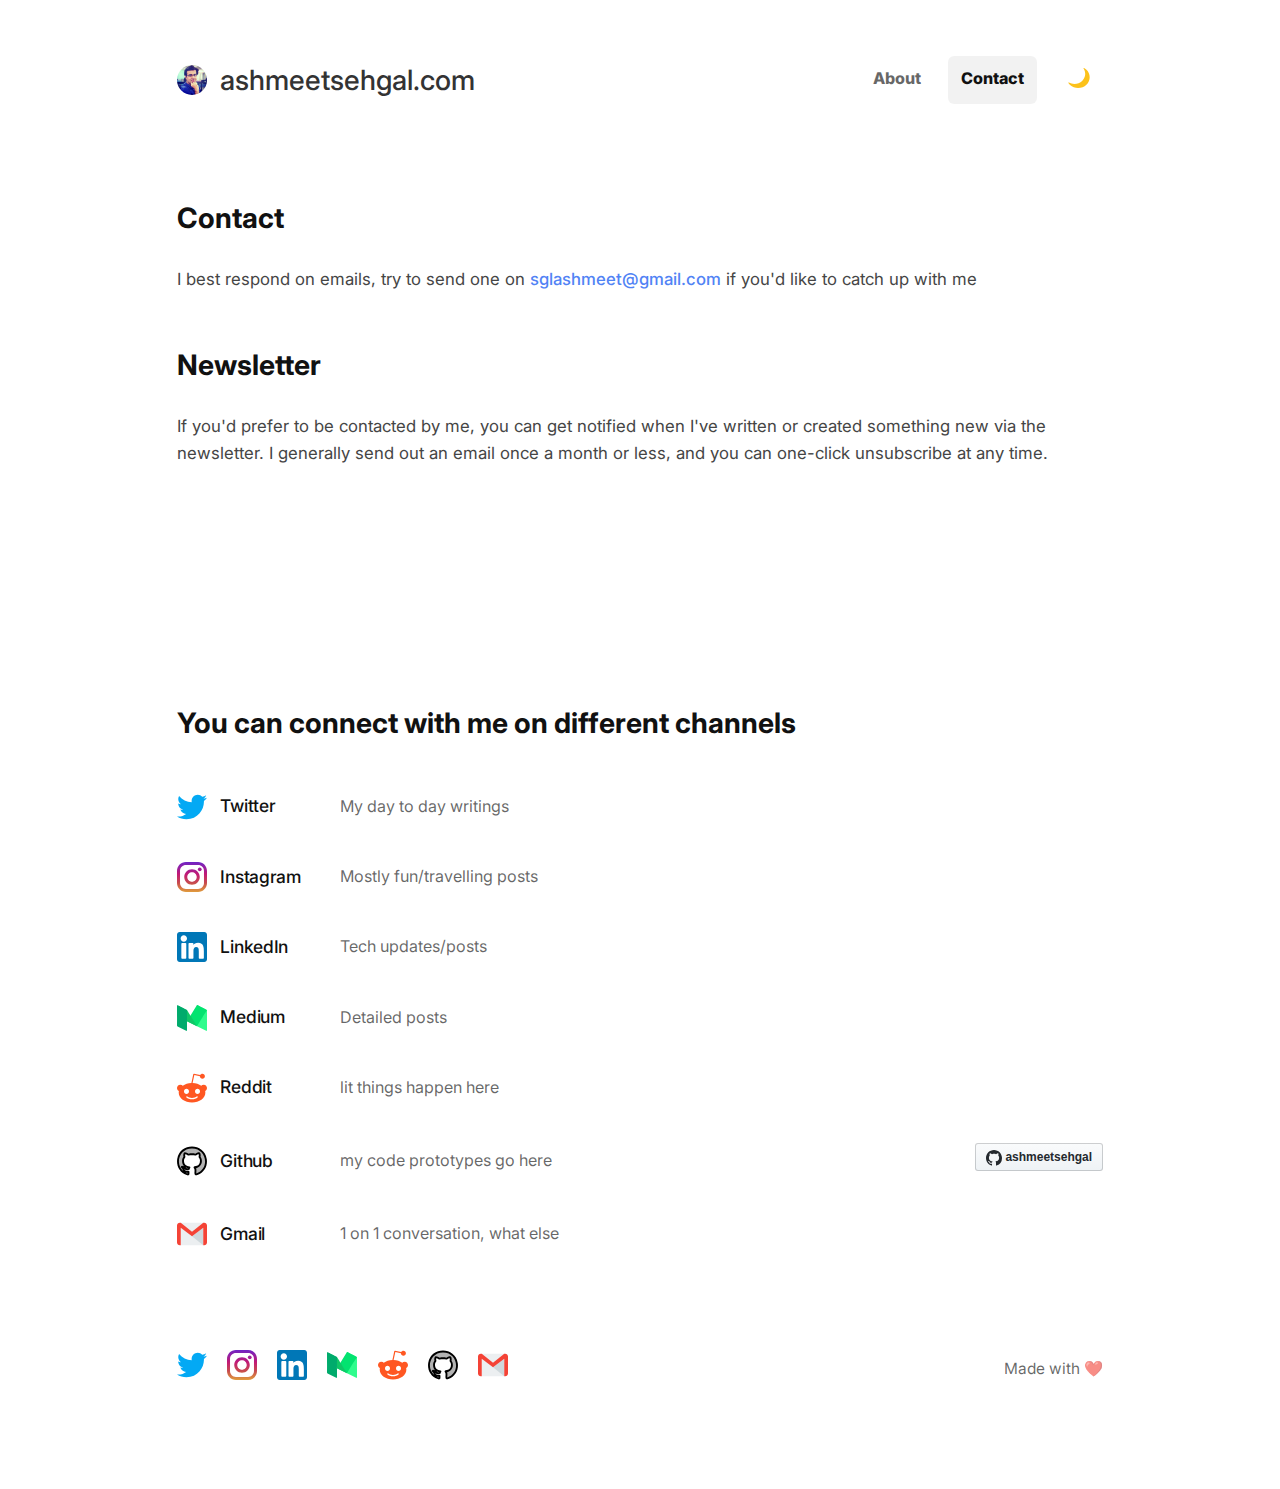
<file: contact/index.html>
<!DOCTYPE html><html><head><meta charSet="utf-8"/><meta http-equiv="x-ua-compatible" content="ie=edge"/><meta name="viewport" content="width=device-width, initial-scale=1, shrink-to-fit=no"/><style data-href="/styles.4cd6c8770bb78a8e0a8e.css">@import url(https://fonts.googleapis.com/css2?family=Inter:wght@500;600;700&display=swap);@import url(https://fonts.googleapis.com/css?family=Roboto+Mono);.react-slideshow-container,.react-slideshow-container .nav{display:-ms-flexbox;display:flex;-ms-flex-align:center;align-items:center}.react-slideshow-container .nav{height:30px;background:hsla(0,0%,100%,.6);width:30px;z-index:10;text-align:center;cursor:pointer;color:#fff;border-radius:50%;-ms-flex-pack:center;justify-content:center}.react-slideshow-container .nav span{display:block;width:10px;height:10px;border-color:#000;border-style:solid;-webkit-transform:rotate(45deg);transform:rotate(45deg)}.react-slideshow-container .nav.disabled span{border-color:#666}.react-slideshow-container .nav:hover{background:#fff;color:#666}.react-slideshow-container .nav.disabled:hover{cursor:not-allowed}.react-slideshow-container .nav:first-of-type{margin-right:-30px;border-right:none;border-top:none}.react-slideshow-container .nav:first-of-type span{margin-left:5px;border-right:none;border-top:none}.react-slideshow-container .nav:last-of-type{margin-left:-30px}.react-slideshow-container .nav:last-of-type span{margin-right:5px;border-left:none;border-bottom:none}.react-slideshow-container+div.indicators{display:-ms-flexbox;display:flex;-ms-flex-wrap:wrap;flex-wrap:wrap;-ms-flex-pack:center;justify-content:center;margin-top:20px}.react-slideshow-container+div.indicators>div{width:7px;height:7px;margin:0 5px 10px;border-radius:50%;background:#ccc;cursor:pointer}.react-slideshow-container+div.indicators>div:hover{background:#666}.react-slideshow-container+div.indicators>div.active{background:#000}.react-slideshow-wrapper.slide{width:100%;overflow:hidden}.react-slideshow-wrapper .images-wrap{display:-ms-flexbox;display:flex;-ms-flex-wrap:wrap;flex-wrap:wrap}.react-slideshow-fade-wrapper{width:100%;overflow:hidden}.react-slideshow-fade-wrapper .react-slideshow-fade-images-wrap{display:-ms-flexbox;display:flex;-ms-flex-wrap:wrap;flex-wrap:wrap}.react-slideshow-fade-wrapper .react-slideshow-fade-images-wrap>div{position:relative;opacity:0}.react-slideshow-zoom-wrapper{width:100%;overflow:hidden}.react-slideshow-zoom-wrapper .zoom-wrapper{display:-ms-flexbox;display:flex;-ms-flex-wrap:wrap;flex-wrap:wrap;overflow:hidden}.react-slideshow-zoom-wrapper .zoom-wrapper>div{position:relative;display:-ms-flexbox;display:flex}*,:after,:before,html{-webkit-box-sizing:border-box;box-sizing:border-box}body,figure{margin:0}html{font:normal normal normal 1rem/1.6 Helvetica Neue,Inter,-apple-system,BlinkMacSystemFont,Helvetica,Arial,sans-serif;font-family:Helvetica Neue,Inter,-apple-system,BlinkMacSystemFont,Helvetica,Arial,sans-serif;font-size:84%!important}body{color:#454545;font-size:1rem}@media (min-width:620px){body{font-size:1.15rem}}dl,ol,p,table,ul{margin:0 0 1.5rem;font-size:1.15rem}@media (min-width:620px){dl,ol,p,table,ul{margin:0 0 2rem;font-size:1.25rem}}ul li p{margin:0}ul li ul{padding-left:1rem;margin:0}ul li ul li{margin:.25rem 0}ol li ol{margin-bottom:0}h1,h2,h3,h4,h5{font-weight:500;font-family:Inter,-apple-system,BlinkMacSystemFont,Helvetica,Arial,sans-serif;line-height:1.3;color:#111;-webkit-font-smoothing:antialiased;-moz-osx-font-smoothing:grayscale}h1,h1:not(:first-child),h2,h2:not(:first-child),h3,h3:not(:first-child),h4,h4:not(:first-child),h5,h5:not(:first-child){margin:0 0 1rem}h1:not(:first-child),h2:not(:first-child),h3:not(:first-child){margin-top:3rem}h1{font-size:1.85rem;font-weight:700;letter-spacing:-.03rem}h1 code{font-size:1.85rem!important}h2{font-size:1.7rem;font-weight:700;padding-bottom:.2rem}h2 code{font-size:1.7rem!important}h3{font-size:1.5rem;color:#444}h3,h4{font-weight:700}h4{font-size:1.3rem;color:#777}h5{font-size:1.2rem;font-weight:700}@media (min-width:620px){h1,h2,h3,h4,h5{margin:0 0 2rem}h1:not(:first-child),h2:not(:first-child),h3:not(:first-child),h4:not(:first-child),h5:not(:first-child){margin:0 0 1.5rem}h1:not(:first-child),h2:not(:first-child),h3:not(:first-child){margin-top:4.5rem}h4:not(:first-child){margin-top:3.5rem}h1{font-size:2.5rem}h1 code{font-size:2.5rem!important}h2{font-size:2.1rem}h2 code{font-size:2.1rem!important}h3{font-size:1.85rem}h4{font-size:1.5rem}h5{font-size:1.4rem}}ul{padding:0}ul li{position:relative;list-style-type:none;margin-bottom:.3rem;padding-left:1.5rem;margin-left:.5rem}ul li.task-list-item{padding-left:0;margin-left:0}ul li.task-list-item:before{content:""}ul li:before{content:"\2022   ";position:absolute;left:0;color:#929292;font-size:22px;line-height:1.1}@media (min-width:620px){ul li{padding-left:1.5rem;margin-left:1.5rem}}a{color:#5183f5;text-decoration:none;font-weight:500}a:active,a:focus,a:hover{color:#2161f2}.lead a:not(.button):not(.anchor):not(.gatsby-resp-image-link),.page a:not(.button):not(.anchor):not(.gatsby-resp-image-link),.post a:not(.button):not(.anchor):not(.gatsby-resp-image-link){padding:1px 2px;border-radius:4px}.lead a:not(.button):not(.anchor):not(.gatsby-resp-image-link):hover,.page a:not(.button):not(.anchor):not(.gatsby-resp-image-link):hover,.post a:not(.button):not(.anchor):not(.gatsby-resp-image-link):hover{background:#2161f2;color:#f0f4fe}.lead a:not(.button):not(.anchor):not(.gatsby-resp-image-link):active,.lead a:not(.button):not(.anchor):not(.gatsby-resp-image-link):focus,.page a:not(.button):not(.anchor):not(.gatsby-resp-image-link):active,.page a:not(.button):not(.anchor):not(.gatsby-resp-image-link):focus,.post a:not(.button):not(.anchor):not(.gatsby-resp-image-link):active,.post a:not(.button):not(.anchor):not(.gatsby-resp-image-link):focus{background:#0c49d4;color:#f0f4fe}.lead img,.page img,.post img{max-width:100%;height:auto}mark{background:#ffeea8;padding:0 .2rem}b,strong{font-weight:600}blockquote cite{display:block;text-align:right}hr{height:0;border:0;border-top:2px solid #ccc}dt{font-weight:500}dd{margin-bottom:.5rem}[type=checkbox]{margin-right:1rem}.text-right{text-align:right}.text-center{text-align:center}.text-justify{text-align:justify}.block{display:block}.inline-block{display:inline-block}.inline{display:inline}.vertical-center{display:-ms-flexbox;display:flex;-ms-flex-align:center;align-items:center;-ms-flex-pack:center;justify-content:center}.show{display:block!important}.hide{display:none!important}.invisible{visibility:hidden}.green{color:#1fc844}.pink{color:#ff5a5f}.blue{color:#5183f5}.yellow{color:#fec623}.crypto p{margin-bottom:.5rem}.screen-reader-text{clip:rect(1px,1px,1px,1px);position:absolute!important;height:1px;width:1px;overflow:hidden}.button,[type=button],[type=submit],a.button,button{-webkit-appearance:none;display:inline-block;border:2px solid #5183f5;border-radius:6px;background:#5183f5;color:#fff;font-weight:500;font-family:Helvetica Neue,Inter,-apple-system,BlinkMacSystemFont,Helvetica,Arial,sans-serif;font-size:1.1rem;text-transform:none;padding:.6rem .9rem;margin:0 0 .5rem;vertical-align:middle;text-align:center;cursor:pointer;text-decoration:none;line-height:1}.button:active,.button:focus,.button:hover,[type=button]:active,[type=button]:focus,[type=button]:hover,[type=submit]:active,[type=submit]:focus,[type=submit]:hover,a.button:active,a.button:focus,a.button:hover,button:active,button:focus,button:hover{border:2px solid #0e51ec;color:#fff;background:#0e51ec;text-decoration:none}.button::-moz-focus-inner,[type=button]::-moz-focus-inner,[type=submit]::-moz-focus-inner,a.button::-moz-focus-inner,button::-moz-focus-inner{border:0;padding:0}.button:disabled,[type=button]:disabled,[type=submit]:disabled,a.button:disabled,button:disabled{cursor:default;pointer-events:none}.button:active,[type=button]:active,[type=submit]:active,a.button:active,button:active{-webkit-transform:scale(.95);transform:scale(.95)}.button.muted-button,a.button.muted-bottom{color:#454545;border:2px solid #e5e5e5;background:#e5e5e5}.button.muted-button:active,.button.muted-button:focus,.button.muted-button:hover,a.button.muted-bottom:active,a.button.muted-bottom:focus,a.button.muted-bottom:hover{color:#111;border:2px solid #d9d9d9;background:#d9d9d9}.donate-button,a.donate-button{display:-ms-inline-flexbox;display:inline-flex;-ms-flex-align:center;align-items:center;border-radius:6px;border:none;background:#5183f5;padding:.75rem 1rem;color:#fff}.donate-button:active,.donate-button:focus,.donate-button:hover,a.donate-button:active,a.donate-button:focus,a.donate-button:hover{background:#2161f2;border:none;color:#fff}.twitter-button,a.twitter-button{background:#00aced;border:2px solid #00aced}.twitter-button:active,.twitter-button:focus,.twitter-button:hover,a.twitter-button:active,a.twitter-button:focus,a.twitter-button:hover{background:#0099d4;border:2px solid #0099d4;color:#fff}.patreon-button,a.patreon-button{display:-ms-inline-flexbox;display:inline-flex;-ms-flex-align:center;align-items:center;border-radius:6px;border:2px solid #f96854;background:#f96854;padding:0 1rem;color:#fff!important;margin:0 .5rem}.patreon-button img,a.patreon-button img{margin:0}.patreon-button:active,.patreon-button:focus,.patreon-button:hover,a.patreon-button:active,a.patreon-button:focus,a.patreon-button:hover{background:#f96854!important;border:2px solid #f6270a;color:#fff!important}.patreon{background:#f96854;color:#fff;padding:.25rem .75rem;border:none!important;font-weight:500;font-size:1rem;border-radius:6px;margin-bottom:.5rem;margin-right:.75rem}.patreon:active,.patreon:focus,.patreon:hover{background:#f73c23!important;color:#fff!important}@media (min-width:620px){.button,[type=button],[type=submit],a.button,button{padding:.75rem 1.25rem}}[type=color],[type=date],[type=email],[type=number],[type=search],[type=text],[type=url],select,textarea{display:block;border:2px solid #ccc;border-radius:6px;padding:.75rem;outline:none;margin-bottom:.5rem;font-size:1.1rem;font-weight:500;width:100%;max-width:100%;line-height:1}[type=color]:hover,[type=date]:hover,[type=email]:hover,[type=number]:hover,[type=search]:hover,[type=text]:hover,[type=url]:hover,select:hover,textarea:hover{background:#f7f7f7;border:2px solid #b3b3b3}[type=color]:active,[type=color]:focus,[type=date]:active,[type=date]:focus,[type=email]:active,[type=email]:focus,[type=number]:active,[type=number]:focus,[type=search]:active,[type=search]:focus,[type=text]:active,[type=text]:focus,[type=url]:active,[type=url]:focus,select:active,select:focus,textarea:active,textarea:focus{background:#f0f4fe;border:2px solid #5183f5}textarea{overflow:auto;height:auto;line-height:1.6}fieldset{border:2px solid #ccc;border-radius:6px;padding:60px;margin:2rem 0}legend{padding:0 .5rem;font-weight:500}select{color:#454545;-webkit-appearance:none;-moz-appearance:none;background:url([data-uri]) 100% no-repeat;line-height:1}select::-ms-expand{display:none}[type=range]{width:100%}label{font-weight:700;font-size:1rem;max-width:100%;display:block;margin:1rem 0 .5rem}.newsletter-form{display:-ms-flexbox;display:flex}.newsletter-form [type=email],.newsletter-form [type=text]{width:100%;max-width:400px;margin-right:.5rem}:-moz-placeholder,:-ms-input-placeholder,::-moz-placeholder,::-webkit-input-placeholder{color:#9a9a9a}table{border-collapse:collapse;border-spacing:0;width:100%;max-width:100%;overflow-x:auto;display:block}th{border-bottom:2px solid #ccc}tfoot th{border-top:1px solid #ccc}td{border-bottom:1px solid #ccc}td,th{text-align:left;padding:.75rem!important;-webkit-hyphens:auto;-ms-hyphens:auto;hyphens:auto;word-break:break-word}caption{padding:60px 0;caption-side:bottom;color:#ababab}tbody tr:nth-child(2n){background-color:#f8f8f8}.nav{position:fixed;top:0;left:0;z-index:3;width:100%;background:#fff}.nav.scroll{-webkit-box-shadow:1px 2px 18px rgba(0,0,0,.1);box-shadow:1px 2px 18px rgba(0,0,0,.1)}.nav .cta{margin:0 0 0 .75rem}.nav .cta,.nav .nav-container{display:-ms-flexbox;display:flex;-ms-flex-align:center;align-items:center}.nav .nav-container{padding:0 1.5rem;height:60px;max-width:980px;margin:auto;-ms-flex-pack:justify;justify-content:space-between;-webkit-transition:height .3s ease;transition:height .3s ease}.nav .brand a{display:-ms-flexbox;display:flex;-ms-flex-align:center;align-items:center;color:#333;margin-right:0;font-weight:500;font-size:1.15rem}.nav .brand a:focus,.nav .brand a:hover{color:#000}.nav .brand .text{display:none}.nav .links{-ms-flex-direction:row;flex-direction:row;-ms-flex-pack:center;justify-content:center;-ms-flex-align:center;-ms-flex:1 1;flex:1 1;margin:0}.nav .links,.nav .links a{display:-ms-flexbox;display:flex;align-items:center}.nav .links a{-ms-flex-align:center;font-size:1.05rem;font-weight:800;padding:.75rem;margin:0 .25rem;color:rgba(0,0,0,.6);line-height:1.2;text-align:center;border-radius:6px}.nav .links a.active,.nav .links a:active,.nav .links a:hover{color:#111;background:rgba(0,0,0,.05)}.favicon{height:30px;width:30px;min-width:30px;margin-right:1rem;margin-bottom:0;border-radius:50%}button.dark-switcher{-webkit-appearance:none;border:0;margin:0;padding:.75rem .5rem;background:transparent}button.dark-switcher:focus{outline:none}.theme-icon{height:18px;width:18px;min-width:18px;margin-bottom:0}@media (min-width:620px){.nav.scroll .nav-container{height:90px}.nav .nav-container{height:160px;padding:0 2rem}.nav .brand a{font-size:1.3rem}.nav .brand .text{display:block;font-size:28px}.nav .links{display:-ms-flexbox;display:flex;-ms-flex-direction:row;flex-direction:row;-ms-flex-pack:end;justify-content:flex-end;height:100%}.nav .links a{font-size:1.2rem;margin:0 .5rem;padding:1rem;border-bottom:2px solid transparent;font-weight:800}.nav .favicon{margin-right:1rem}.nav button.dark-switcher{margin:0;font-size:1.4rem;padding:.75rem 1rem}.nav .theme-icon{height:22px;width:22px;min-width:22px;margin-bottom:0}}@media print and (min-width:620px){.nav{display:none}}#main-content{margin-top:55px;padding:40px 0 0;min-height:calc(100vh - 190px)}@media (min-width:620px){#main-content{margin-top:140px;padding:60px 0 0;min-height:calc(100vh - 360px)}}.flex{display:-ms-flexbox;display:flex;-ms-flex-flow:row nowrap;flex-flow:row nowrap;-ms-flex-pack:start;justify-content:flex-start;-ms-flex-align:stretch;align-items:stretch}.flex-center{-ms-flex-pack:center;justify-content:center}.flex-center,.flex-vertical{display:-ms-flexbox;display:flex;-ms-flex-flow:row nowrap;flex-flow:row nowrap;-ms-flex-align:center;align-items:center}.flex-vertical{-ms-flex-pack:start;justify-content:flex-start}.flex-horizontal{display:-ms-flexbox;display:flex;-ms-flex-flow:row nowrap;flex-flow:row nowrap;-ms-flex-pack:center;justify-content:center;-ms-flex-align:stretch;align-items:stretch}.container,.quotations{max-width:980px;padding:0 1.5rem;margin-left:auto;margin-right:auto}.icon{height:20px;width:20px;margin:4px 10px 0}.medium-img{height:100%;width:100%}.emoji{font-size:18px}@media (min-width:620px){.container,.quotations{padding:0 2rem}}.lead{margin:0 auto;font-size:1.1rem}.lead h1{margin-top:0;font-weight:700;font-size:2.8rem;margin-bottom:1.5rem;letter-spacing:-.03rem}.lead p{color:rgba(0,0,0,.6);font-size:1.25rem}.lead .button{margin-right:.5rem}@media screen and (min-width:750px){.lead{display:-ms-flexbox;display:flex;-ms-flex-align:center;align-items:center;font-size:1.2rem;line-height:1.5}.lead .elevator{-ms-flex:1 1;flex:1 1;margin-right:3rem}.lead .elevator p{max-width:450px}.lead .newsletter-section{margin-right:60px;width:600px;height:400px}.lead .newsletter-section .newsletter-avatar{margin-top:.5rem;border-radius:50%;width:180px}.lead .slide-container{width:100%;margin:auto}.lead .slide-container .each-fade{display:-ms-flexbox;display:flex;-ms-flex-align:center;align-items:center;-ms-flex-pack:center;justify-content:center;background-size:cover;width:100%}.lead .slide-container .each-fade .image-container{width:100%}.lead h1{font-size:3.5rem}.lead p{font-size:1.5rem;max-width:550px}.lead .button{margin-right:.5rem}}.callouts{display:none}@media (min-width:620px){.callouts{display:block}a.article-callout{display:-ms-flexbox;display:flex;-ms-flex-align:center;align-items:center;-webkit-transition:all .3s ease;transition:all .3s ease;border-radius:4px;-webkit-box-shadow:1px 2px 10px rgba(0,0,0,.1);box-shadow:1px 2px 10px rgba(0,0,0,.1);color:#454545;font-weight:500;border:none!important;padding:1.5rem;margin:1.5rem 0;font-size:1.5rem}a.article-callout:active,a.article-callout:focus,a.article-callout:hover{color:#111;background:#fff;-webkit-box-shadow:3px 5px 20px rgba(0,0,0,.16);box-shadow:3px 5px 20px rgba(0,0,0,.16)}a.article-callout img{height:50px;width:50px;max-width:50px;margin:0 1.5rem 0 0}}.social-buttons{display:-ms-flexbox;display:flex;-ms-flex-align:center;align-items:center}.social-buttons a.patreon-button{margin-right:0 .5rem 0 0}.front-page{margin-top:2rem}.front-page h2{display:-ms-flexbox;display:flex;-ms-flex-align:center;align-items:center;-ms-flex-pack:justify;justify-content:space-between;border-bottom:0;padding-bottom:0}@media (min-width:620px){.front-page h2{-ms-flex-pack:start;justify-content:flex-start}}.front-page h2 a.view-all{display:inline-block;padding:.5rem .75rem;background:#f2f2f2;border-radius:6px;color:#5f5f5f;font-size:1rem;font-weight:500;margin:.25rem 0 0 2rem}.front-page h2 a.view-all:focus,.front-page h2 a.view-all:hover{background:#e5e5e5}.section{margin:40px 0}.section:first-of-type{margin-bottom:0}@media (min-width:620px){.section{margin:4rem 0}}.single .gatsby-image-wrapper{height:50px!important;width:50px!important}@media (min-width:620px){.single .gatsby-image-wrapper{-ms-flex-order:1;order:1;margin-left:2rem;height:150px!important;width:150px!important}}.single-header{display:grid;margin-bottom:30px}.single-header .flex,.single-header.no-thumbnail{display:-ms-flexbox;display:flex}.single-header .flex{-ms-flex-direction:column;flex-direction:column}.single-header h1{margin:.5rem 0;font-weight:700}.single-header .post-meta{margin-bottom:1rem}@media (min-width:620px){.single-header{display:grid;grid-template-columns:1fr 180px;margin-bottom:60px}.single-header h1{margin:0 0 .5rem}}.post-container{display:-ms-flexbox;display:flex}.posts a{display:block}.posts a .each{display:grid;grid-template-columns:50px 1fr 0;padding:1rem 0;margin:0;border:1px solid transparent;border-bottom-color:#ebebeb}.posts a .each .date{margin:0;font-size:.9rem;color:rgba(0,0,0,.4);font-weight:400}.posts a:last-of-type .each{border-bottom-color:transparent}.posts h2{font-size:1.1rem;font-weight:500;line-height:1.3;border-bottom:none;margin:0;padding:0}.posts .gatsby-image-wrapper{margin-top:0;height:30px!important;width:30px!important}.posts.simple a .each{grid-template-columns:50px 2fr auto;-ms-flex-align:center;align-items:center;padding:.75rem 0;margin:0;border:1px solid transparent}.posts.simple a .each:hover{background:#fff}.posts.simple a:last-of-type .each{border-bottom:1px solid transparent!important}.posts.simple .gatsby-image-wrapper{margin-top:0;height:30px!important;width:30px!important}.posts.simple h2{font-size:1.2rem;font-weight:500;padding:0;margin:0;color:#454545}.posts.simple h2:hover{color:#111}.posts .datetime{font-size:1rem;display:block;color:rgba(0,0,0,.4);font-weight:400}.posts .excerpt{margin-top:1rem;color:rgba(0,0,0,.6);font-weight:400;font-size:1.1rem}@media (min-width:620px){.posts{margin:3rem 0}.posts a .each{grid-template-columns:80px 1fr 90px;-ms-flex-align:start;align-items:start;padding:2rem;margin:0 -2rem}.posts a .each:hover{border-radius:6px;background:#fafafa}.posts a .each:hover h2{color:#111}.posts a .each:active,.posts a .each:focus{border:1px dashed #5183f5;background:#f0f4fe}.posts a .each h2{font-size:1.25rem;line-height:1.3;margin:0 0 .25rem;letter-spacing:-.02rem;font-weight:600}.posts a .each .gatsby-image-wrapper{margin-top:0;height:50px!important;width:50px!important}.posts.simple a .each{padding:.75rem 1rem;margin:0 -1rem;border-bottom:1px solid #ebebeb}.posts.simple a .each:hover{border:1px solid #f2f2f2;background:#f2f2f2}.posts.simple a .each:active,.posts.simple a .each:focus{border:1px dashed #5183f5;background:#f0f4fe}.posts.simple a .each h2{font-size:1.25rem;margin:0;letter-spacing:-.02rem}.posts.simple a .each .gatsby-image-wrapper{height:30px!important;width:30px!important}}@media screen and (min-width:1050px){.posts:not(.simple){margin:3rem 0 3rem -6rem}}.page h2,.post h2{border-bottom:1px solid #ebebeb}h1.articles-title{margin-top:3rem}h2.publication-company{display:-ms-flexbox;display:flex;-ms-flex-align:center;align-items:center;font-size:1.6rem}h2.publication-company img{max-height:30px;margin:0 .75rem 0 0}.alert{display:none;justify-self:flex-end;margin-left:1rem}.alert .new{font-size:.9rem;background:#fff8e2;color:#f7b801}.alert .new,.alert .popular{display:inline-block;border-radius:6px;padding:.5rem .75rem;text-align:center}.alert .popular{font-size:.8rem;background:#eafcee;color:#1fc844}@media (min-width:620px){.alert{display:block}.alert .new,.alert .popular{font-size:.9rem;padding:.5rem 1rem}}.simple-posts a .each{padding:.75rem 0;margin:0;border:1px solid transparent;border-radius:6px}.simple-posts a .each h2{-ms-flex-pack:start;justify-content:flex-start;font-size:1.2rem;font-weight:500;padding:0;margin:0;color:#454545;border-bottom:none;display:-ms-flexbox;display:flex;-ms-flex-align:center;align-items:center}.simple-posts a .each img{margin-right:1rem;margin-bottom:0;max-height:30px;max-width:30px}.simple-posts a .each:hover{border:1px solid #f2f2f2;background:#f2f2f2}.simple-posts a .each:hover h2{color:#111}@media (min-width:620px){.simple-posts a .each{padding:.75rem 1rem;margin:0 -1rem;border-bottom:1px solid #ebebeb}.simple-posts a .each h2{font-size:1.25rem;letter-spacing:-.02rem}.simple-posts a:last-of-type .each{border-bottom:1px solid transparent!important}}.projects .each{display:-ms-flexbox;display:flex;-ms-flex-align:center;align-items:center;-ms-flex-pack:justify;justify-content:space-between;padding:.5rem 0}.projects h2{font-size:1.2rem;border-bottom:none;margin:0 1rem 0 0;font-weight:500;color:#111;padding:0;min-width:110px}.projects h2 a{display:-ms-flexbox;display:flex;color:#111;-ms-flex-align:center;align-items:center}.projects h2 .project-icon{display:inline-block;font-size:2rem;margin-right:1rem}.projects h2 .project-title{display:inline-block;letter-spacing:-.02rem}.projects p{display:block;color:rgba(0,0,0,.6);font-weight:400;font-size:smaller;margin:0}.projects .buttons{display:-ms-flexbox;display:flex;-ms-flex-align:center;align-items:center}.projects .social-plugins{display:none}.projects .button{margin-left:.5rem;padding:.5rem;font-size:1rem}@media (min-width:620px){.projects .each{display:-ms-flexbox;display:flex;-ms-flex-pack:justify;justify-content:space-between;padding:1.5rem 0;border-bottom:1px solid #eee}.projects .each:last-of-type{border-bottom:none}.projects h2{width:150px;min-width:150px;max-width:150px;font-size:1.3rem;margin-right:1rem}.projects p{-ms-flex:1 1;flex:1 1;margin:0 1.5rem 0 0;font-size:1.2rem}.projects .social-plugins,.projects p{display:block}.projects .button{padding:.45rem 1.25rem;font-size:.9rem}}.tag-container a,.tag-container span{display:inline-block}.tag-container span{padding:.3rem .5rem;background:#f2f2f2;border-radius:6px;color:#5f5f5f;font-size:.8rem;font-weight:400;margin:0 .5rem .5rem 0}.tag-container span .count{color:#5183f5;font-weight:700;margin-left:.25rem}.tag-container span:active,.tag-container span:focus,.tag-container span:hover{background:#e5e5e5;color:#454545}.tag-container.articles-page-tags{margin-bottom:1rem}@media (min-width:620px){.tag-container span{font-size:.9rem;font-weight:500;padding:.3rem .8rem}.tag-container span .count{margin-left:.5rem}.tag-container.articles-page-tags{margin-bottom:2rem;display:-ms-flexbox;display:flex}.tag-container.articles-page-tags a{-ms-flex:1 1;flex:1 1}.tag-container.articles-page-tags a span{display:-ms-flexbox;display:flex;-ms-flex-pack:center;justify-content:center}}.post-meta{font-size:.8rem;color:rgba(0,0,0,.6);display:-ms-inline-flexbox;display:inline-flex;-ms-flex-align:center;align-items:center}.post-meta .date{margin-right:.5rem}.post-meta a{color:rgba(0,0,0,.6)}.post-meta a.comment-link,.post-meta a.github-link,.post-meta a.twitter-link{margin:0 .5rem}.post-meta a:hover{color:#5183f5}@media (min-width:620px){.post-meta{font-size:.9rem}}blockquote{color:rgba(0,0,0,.8);border:2px solid #ffedbb;background:#fff4d5;border-radius:6px;font-weight:500;margin:1.5rem 0;padding:1.5rem;line-height:1.6;font-size:1rem}blockquote.success{border:none;background:#e1fae7}blockquote.error{border:none;background:#fce2e3}blockquote p{padding:0;font-size:1.15rem}blockquote p:last-of-type{margin-bottom:0}blockquote a{color:#111;background:#fee7a2!important;border-bottom:none!important}blockquote a:active,blockquote a:focus,blockquote a:hover{color:#111!important;background:#feda6f!important}blockquote code{margin:1rem 0 0}@media (min-width:620px){blockquote{padding:2rem}blockquote p{font-size:1.3rem}blockquote cite{font-size:2rem}}.gradient-section{border-top:1px solid #ddd;border-bottom:1px solid #ddd;padding:4rem 0;background:radial-gradient(circle at 20% 20%,#5183f5 25%,#4640ff 100%)}.gradient-section h2{color:#fff}.gradient-section.articles{margin-top:-60px}.quotations{display:-ms-flexbox;display:flex;-ms-flex-wrap:wrap;flex-wrap:wrap}.quotations .quotation{border:none;background:#fff;padding:1.5rem 1.5rem 7.5rem!important;border-radius:6px;position:relative;-webkit-box-shadow:.5rem 1.25rem 1.75rem 0 rgba(0,0,0,.3);box-shadow:.5rem 1.25rem 1.75rem 0 rgba(0,0,0,.3)}.quotations .quotation p{font-size:1.1rem}.quotations .quotation cite{display:block;position:absolute;right:1.5rem;color:rgba(0,0,0,.6);margin-top:1rem;font-size:1.3rem;text-align:right;font-family:Helvetica Neue,Inter,-apple-system,BlinkMacSystemFont,Helvetica,Arial,sans-serif;color:#5183f5;font-weight:600;font-style:normal}@media (min-width:620px){.quotations .quotation{-ms-flex-positive:1;flex-grow:1;-ms-flex-negative:1;flex-shrink:1;-ms-flex-preferred-size:calc(50% - 2rem);flex-basis:calc(50% - 2rem);padding:2.5rem 2.5rem 5.5rem!important}.quotations .quotation p{font-size:1.2rem}.quotations .quotation cite{position:absolute;right:2.5rem}.quotations .quotation:nth-of-type(2n){margin-left:2rem}}.note{margin:1.5rem}.note .note-container{background:radial-gradient(circle at 20% 20%,#5183f5 25%,#4640ff 100%);-webkit-box-shadow:.5rem 1.25rem 1.75rem 0 rgba(100,110,140,.4);box-shadow:.5rem 1.25rem 1.75rem 0 rgba(100,110,140,.4);color:hsla(0,0%,100%,.9);border-radius:6px;padding:2rem;display:-ms-flexbox;display:flex;-ms-flex-direction:column;flex-direction:column;-ms-flex-align:center;align-items:center;-ms-flex-pack:justify;justify-content:space-between}.note .note-container a.donate-button{background:#0c49d4}.note .note-container a.donate-button:hover{background:#0938a4}.note h3{color:#fff}.note p{-webkit-font-smoothing:antialiased;line-height:1.3}.avatar{max-width:100px;border-radius:50%;margin-bottom:1rem}.avatar-small{width:35px;max-width:35px;height:auto;border-radius:50%;margin-right:.75rem}.note .flex-avatar{display:none}@media (min-width:620px){.note .note-container{-ms-flex-direction:row;flex-direction:row}.note .flex-author{display:-ms-flexbox;display:flex;-ms-flex-align:start;align-items:flex-start}.note .flex-avatar{display:block}.note p{line-height:1.5}.avatar{width:125px;max-width:125px;margin-right:2rem;margin-bottom:0}}.search{margin-bottom:0}.filter-count{width:80px;text-align:center;color:#5183f5;font-size:1.4rem;font-weight:500}@media (min-width:620px){.note{padding:4rem 0;margin:3rem 0}.note .note-container{padding:3rem}}.view-all{margin-left:1.5rem;font-size:1.1rem}.emoji-in-button{line-height:0;font-size:1.5rem;margin-left:.75rem}.search-container{display:-ms-flexbox;display:flex;-ms-flex-align:center;align-items:center;max-width:500px;margin-bottom:2rem}.category-container{display:-ms-flexbox;display:flex;-ms-flex-pack:start;justify-content:flex-start;margin-bottom:1.5rem;-ms-flex-wrap:wrap;flex-wrap:wrap}.category-container .category-filter{font-size:.85rem;padding:.5rem .75rem;background:#ebf1fe;border-radius:6px;margin-right:.5rem;margin-bottom:.5rem;font-weight:500;cursor:pointer}.category-container .category-filter,.category-container .category-filter .count{display:-ms-flexbox;display:flex;-ms-flex-align:center;align-items:center;color:#5183f5}.category-container .category-filter .count{-ms-flex-pack:center;justify-content:center;font-size:.8rem;margin-left:1rem;height:23px;width:23px;border-radius:50%;padding:5px}.category-container .category-filter.active{background:#5183f5;color:#fff}.category-container .category-filter.active .count{background:#fff}.category-container .category-filter.active:active,.category-container .category-filter.active:focus,.category-container .category-filter.active:hover{color:#fff;background:#2161f2}.category-container .category-filter:last-of-type{margin-right:0}.category-container .category-filter:hover{background:#d8e3fd;color:#3972f4}@media (min-width:620px){.category-container{margin-bottom:1.5rem}.category-container .category-filter{padding:.5rem 1rem;font-size:1rem}}.coffee-icon{margin:0 .5rem 0 0;max-width:40px;height:auto}.new-moon-icon{display:none;float:right;max-width:150px;margin-top:3rem;margin-left:3.5rem;margin-bottom:0}@media (min-width:620px){.new-moon-icon{display:block}}.footer{margin-top:2.5rem;-ms-flex-direction:column;flex-direction:column;-ms-flex-pack:justify;justify-content:space-between;color:rgba(0,0,0,.6)}.footer,.footer div{display:-ms-flexbox;display:flex;-ms-flex-align:center;align-items:center}.footer div{padding-bottom:1.5rem}.footer strong{margin-right:1rem}.footer a{font-weight:400;color:rgba(0,0,0,.6);display:block;margin-right:1.5rem}.footer a:hover{color:rgba(0,0,0,.8)}.footer a:last-child{margin-right:0}.footer-img{height:30px;width:30px;margin-bottom:0}@media (min-width:620px){.footer{margin:60px auto;-ms-flex-direction:row;flex-direction:row;height:100px}}iframe{margin-bottom:0}.comments [type=text]{width:auto;min-width:300px}.comments .comment{margin:2.5rem 0}.comments .comment:last-of-type{border-bottom:0}.comments .comment.reply{background:#f2f2f2;border:1px solid #ccc;border-radius:6px;padding:1.5rem;margin-left:2rem}.comments .comment.reply p{margin-bottom:0}.comments .comment header{display:-ms-flexbox;display:flex;-ms-flex-align:center;align-items:center;margin-bottom:.5rem}.comments .comment h2{color:#5f5f5f;margin:0 1rem 0 0;font-size:1.15rem;padding:0;border:0}.comments .comment p{font-size:1.05rem;white-space:pre-line}.comments .comment p:last-of-type{margin-bottom:0}.comments .comment-date{color:#787878;font-size:1rem}.comments:last-of-type{border-bottom:0}[type=submit]:disabled,[type=submit]:disabled:active,[type=submit]:disabled:focus,[type=submit]:disabled:hover,button[disabled],button[disabled]:active,button[disabled]:focus,button[disabled]:hover{opacity:.5}.centered-iframe{text-align:center;margin:2rem auto}.centered-iframe iframe{background:#fff;border-radius:6px;max-width:100%!important;width:100%}.newsletter-section{-ms-flex-align:center;align-items:center;-ms-flex-direction:column;flex-direction:column;border-radius:6px;margin:2rem 0;padding:1.5rem;text-align:center;background:radial-gradient(circle at 20% 20%,#5183f5 25%,#4640ff 100%);-webkit-box-shadow:.5rem 1.25rem 1.75rem 0 rgba(100,110,140,.4);box-shadow:.5rem 1.25rem 1.75rem 0 rgba(100,110,140,.4);color:hsla(0,0%,100%,.9)}.newsletter-section .newsletter-avatar{margin-top:.5rem;border-radius:50%;width:135px}.newsletter-section p{font-size:1.15rem;color:hsla(0,0%,100%,.8)!important}.newsletter-section h3{margin:1rem 0 .75rem;font-size:1.5rem;font-weight:500;color:#fff!important}.newsletter-section a.button{font-size:1.2rem;padding:1rem 1.5rem;border:none!important;background:#fff;color:#3972f4}.newsletter-section a.button:active,.newsletter-section a.button:focus,.newsletter-section a.button:hover{color:#0c49d4}@media (min-width:620px){.newsletter-section{display:-ms-flexbox;display:flex}.newsletter-section .slide-container{width:100%;margin:auto}}@media (min-width:1200px){.newsletter-section{margin:0;padding:2rem}}.no-comments{margin-top:3rem;margin-bottom:3rem}.instruction-manuals{display:-ms-flexbox;display:flex;-ms-flex-wrap:wrap;flex-wrap:wrap;-ms-flex-pack:center;justify-content:center;margin:0 -1rem}.instruction-manuals>a{z-index:2;-webkit-transition:all .2s ease;transition:all .2s ease;display:block;padding:1rem 1.5rem;background:#fff;border-radius:6px;-webkit-box-shadow:.2rem .25rem .75rem 0 rgba(0,0,0,.1);box-shadow:.2rem .25rem .75rem 0 rgba(0,0,0,.1);margin:.5rem}.instruction-manuals>a:hover{-webkit-transform:translateY(-1px);transform:translateY(-1px);-webkit-box-shadow:.5rem 1.25rem 2rem 0 rgba(0,0,0,.2);box-shadow:.5rem 1.25rem 2rem 0 rgba(0,0,0,.2)}.instruction-manuals>a img{display:block;margin:auto;width:50px;max-width:50px;max-height:50px;height:auto}.instruction-manuals>a h3{margin:.5rem auto 0;text-align:center;font-size:1.1rem;font-weight:500}@media (min-width:620px){.instruction-manuals>a img{width:75px;max-width:75px;max-height:75px}.instruction-manuals>a h3{font-size:1.3rem}}::-moz-selection{background:rgba(255,235,20,.7);color:#111}::selection{background:rgba(255,235,20,.7);color:#111}@media print{.footer{display:none}}@media (min-width:800px){.newsletter-section{margin-right:60px;width:600px;height:400px}.newsletter-section .newsletter-avatar{margin-top:.5rem;border-radius:50%;width:135px}}code{font-size:13px}pre.language-terminal code.language-terminal{position:relative;font-family:Menlo,Roboto Mono,Courier New,monospace;border:1px solid #d8d9da;-webkit-box-shadow:3px 5px 20px rgba(0,0,0,.16);box-shadow:3px 5px 20px rgba(0,0,0,.16);border-radius:6px;padding:45px 1rem 1rem;margin:2rem 0;font-size:13px;background:#fff;color:#333}pre.language-terminal code.language-terminal:before{content:"\2022   \2022   \2022";position:absolute;top:0;left:0;height:25px;background:#e1e1e1;color:#c2c3c4;width:100%;font-size:2.5rem;margin:0;line-height:0;padding:14px 0;text-indent:4px;letter-spacing:-15px}code[class*=language-],pre[class*=language-],pre code{font-family:Menlo,Roboto Mono,Courier New,monospace;font-size:13px;color:#b3b9c5;direction:ltr;text-align:left;white-space:pre-wrap;word-spacing:normal;word-break:normal;line-height:1.7;font-weight:400;margin:2rem 0;-moz-tab-size:2;-o-tab-size:2;tab-size:2;-webkit-hyphens:none;-ms-hyphens:none;hyphens:none;border-radius:6px;-webkit-font-smoothing:subpixel-antialiased}pre code{display:block;padding:1.5rem;overflow:auto;background-color:#333;border:0;-webkit-box-shadow:2px 4px 25px rgba(0,0,0,.15);box-shadow:2px 4px 25px rgba(0,0,0,.15)}kbd{background-color:#f7f7f7;border:2px solid rgba(0,0,0,.3);border-radius:3px;-webkit-box-shadow:0 1px 0 rgba(0,0,0,.2),0 0 0 2px #fff inset;box-shadow:0 1px 0 rgba(0,0,0,.2),inset 0 0 0 2px #fff;color:#333;display:inline-block;font-family:Helvetica Neue,Inter,-apple-system,BlinkMacSystemFont,Helvetica,Arial,sans-serif;line-height:1.4;margin:0 .1em;padding:.1em .6em;text-shadow:0 1px 0 #fff;font-size:14px}:not(pre)>code,:not(pre)>code[class*=language-]{padding:3px 5px;color:#111;font-weight:500}:not(pre)>code{border:none;font-family:Menlo,Roboto Mono,Courier New,monospace;border-radius:4px;background:rgba(0,0,0,.06)}code[class*=language-css],code[class*=language-less],code[class*=language-sass],code[class*=language-scss]{color:#c9c}.filename{background:#111;padding:.5rem 1rem .75rem;font-size:1rem;color:#fff;font-weight:700;border-top-left-radius:6px;border-top-right-radius:6px;margin-bottom:-2.3rem}@media (min-width:620px){code,code[class*=language-],pre.language-terminal code.language-terminal,pre[class*=language-],pre code{font-size:14px}}.token.doctype{background:#000;color:#fff}.token.cdata,.token.comment,.token.prolog{color:#848991}.token.namespace{opacity:.7}.token.attr-value,.token.string{color:#92d192}.token.punctuation{color:#d5d8df}.token.operator{color:#ac8d58}.token.variable{color:#f2777a}.token.property{color:#abb2bf}.token.builtin{color:#4a7baa}.token.parameter{color:#848991}.token.boolean,.token.constant{color:#e1a6f2}.token.entity,.token.inserted,.token.number,.token.regex,.token.symbol,.token.url{color:#fca369}.token.delimiter{background:#000;color:#fff;padding:1px 2px}.token.atrule{color:#62cfcf}.token.keyword{color:#ffeead}.language-autohotkey .token.selector{color:#fca369}.token.attr-name{color:#ffd479}.token.function{color:#62cfcf}.language-php .token.function{color:#fff}.token.class-name{color:#e1a6f2}.language-autohotkey .token.tag,.token.deleted{color:#f2777a}.token.tag{color:#6ab0f3}.language-autohotkey .token.keyword{color:#ffeead}.token.selector{color:#ffd479}.token.italic{font-style:italic}pre[data-line]{position:relative;padding:1rem 0}.line-highlight{position:absolute;left:0;right:0;padding:inherit 0;margin-top:1rem;background:hsla(0,0%,58.8%,.1);pointer-events:none;line-height:inherit;white-space:pre}.line-highlight:before,.line-highlight[data-end]:after{content:attr(data-start);position:absolute;top:.4em;left:.6em;min-width:1em;padding:0 .5em;background-color:transparent;color:transparent;font:700 65%/1.5 sans-serif;text-align:center;vertical-align:.3em;border-radius:999px;text-shadow:none}.line-highlight[data-end]:after{content:attr(data-end);top:auto;bottom:.4em}.line-numbers .line-highlight:after,.line-numbers .line-highlight:before{content:none}code::-moz-selection,pre::-moz-selection{text-shadow:none;color:inherit;background:hsla(0,0%,58.8%,.3)!important}code::-moz-selection,pre::-moz-selection{text-shadow:none;color:inherit;background:hsla(0,0%,58.8%,.3)!important}code::selection,pre::selection{text-shadow:none;color:inherit;background:hsla(0,0%,58.8%,.3)!important}code[class*=language-] ::-moz-selection,pre[class*=language-]::-moz-selection{text-shadow:none;color:inherit;background:hsla(0,0%,58.8%,.3)!important}code[class*=language-] ::-moz-selection,pre[class*=language-]::-moz-selection{text-shadow:none;color:inherit;background:hsla(0,0%,58.8%,.3)!important}code[class*=language-] ::selection,pre[class*=language-]::selection{text-shadow:none;color:inherit;background:hsla(0,0%,58.8%,.3)!important}.gatsby-highlight-code-line{background-color:#191919;display:block;margin-right:-1em;margin-left:-1em;padding-right:1em;padding-left:.75em;border-left:.25em solid #92d192}.dark{background:#202020;color:#b3b9c5}.dark a{color:#6ab0f3}.dark a:active,.dark a:focus,.dark a:hover{color:#238aed;background:transparent}.dark .lead h1{color:#eee}.dark .lead a:not(.button):not(.anchor):not(.gatsby-resp-image-link){border-bottom:none;background:transparent!important}.dark .lead a:not(.button):not(.anchor):not(.gatsby-resp-image-link):hover{color:#238aed}.dark .lead a.patreon:not(.button):not(.anchor):not(.gatsby-resp-image-link){background:rgba(0,0,0,.2)!important;color:#f96854}.dark .lead a.patreon:not(.button):not(.anchor):not(.gatsby-resp-image-link):active,.dark .lead a.patreon:not(.button):not(.anchor):not(.gatsby-resp-image-link):focus,.dark .lead a.patreon:not(.button):not(.anchor):not(.gatsby-resp-image-link):hover{background:#f73c23!important;color:#fff!important}.dark .front-page h2 a.view-all{background:rgba(0,0,0,.2);color:#969eaf}.dark .front-page h2 a.view-all:focus,.dark .front-page h2 a.view-all:hover{background:#000;color:#b3b9c5}.dark .newsletter-section{background:rgba(0,0,0,.2);-webkit-box-shadow:none;box-shadow:none}.dark .page a:not(.button):not(.anchor):not(.gatsby-resp-image-link),.dark .post a:not(.button):not(.anchor):not(.gatsby-resp-image-link){border-bottom:2px solid transparent;padding:1px 2px}.dark .page a:not(.button):not(.anchor):not(.gatsby-resp-image-link):active,.dark .page a:not(.button):not(.anchor):not(.gatsby-resp-image-link):focus,.dark .page a:not(.button):not(.anchor):not(.gatsby-resp-image-link):hover,.dark .post a:not(.button):not(.anchor):not(.gatsby-resp-image-link):active,.dark .post a:not(.button):not(.anchor):not(.gatsby-resp-image-link):focus,.dark .post a:not(.button):not(.anchor):not(.gatsby-resp-image-link):hover{background:#3b97ef;color:#fff;border-radius:4px}.dark .page img,.dark .post img{max-width:100%;height:auto}.dark .page h2,.dark .post h2{color:#ffd479;border:none}.dark :not(pre)>code{background:hsla(0,0%,100%,.1);color:#b3b9c5}.dark .nav{background:#202020;border-color:#202020}.dark .nav.scroll{background:#131313;border-color:#131313}.dark .nav .brand a{color:#c1c6d0}.dark .nav .brand a .text{font-size:28px}.dark .nav .brand a:hover{color:#eee}.dark .nav .links a{color:#798499}.dark .nav .links a.active,.dark .nav .links a:hover{background:rgba(0,0,0,.2)}.dark .nav .links a:hover{color:#b3b9c5}.dark .nav .links a.active{color:#6ab0f3}.dark .note .note-container{background:#191919;-webkit-box-shadow:none;box-shadow:none}.dark .note .note-container a,.dark .note .note-container button,.dark .note .note-container p{color:#fff}.dark li,.dark ol,.dark p,.dark ul{color:#b3b9c5}.dark h2{border-color:#303030}.dark h1,.dark h2,.dark h3,.dark h4,.dark h5{color:#eee}.dark .posts.simple a .each{border-color:transparent transparent #181818}.dark .posts.simple a .each h2{color:#9fa3a9}.dark .posts.simple a .each:hover{background:#303030}.dark .posts a .each{border:1px solid transparent;border-bottom-color:#181818}.dark .posts a .each h2{color:#ccc}.dark .posts a .each:hover{background:#303030!important;border-color:#303030;background:transparent}.dark .posts a .each:hover h2{color:#fff}.dark .posts a .datetime{color:#848991}.dark .posts a .excerpt{color:hsla(0,0%,100%,.3)}.dark .simple-posts a .each{border-bottom:1px solid #181818}.dark .simple-posts a .each h2{color:#9fa3a9}.dark .simple-posts a .each:hover{border:1px solid #303030;background:#303030}.dark .simple-posts a .each:hover h2{color:#fff}.dark .tag-container span{color:#b3b9c5;background:rgba(0,0,0,.2);border:none}.dark .tag-container span .count{color:#ff5a5f}.dark .tag-container span:active,.dark .tag-container span:focus,.dark .tag-container span:hover{border:none;background:#111;color:#fff}.dark .projects .each{border-bottom:1px solid #181818}.dark .projects h2,.dark .projects h2 a{color:#b3b9c5}.dark .post-meta,.dark .projects p{color:#848991}.dark th{border-bottom:2px solid #131313}.dark tfoot th{border-top:2px solid #0c0c0c}.dark td{border-bottom:2px solid #0c0c0c}.dark tbody tr:nth-child(2n){background-color:#2d2d2d}.dark pre code{background:#3a3a3a}.dark .gradient-section{border-color:transparent;background:transparent}.dark .instruction-manuals>a{background:#2a2a2a}.dark .instruction-manuals>a:hover{background:#343434}.dark blockquote{border:2px solid #393939;background:rgba(0,0,0,.2)}.dark blockquote p{color:#fed356}.dark blockquote a{color:#fff4d5!important;background:#553f01!important;border-bottom:#fed356!important}.dark blockquote a:hover{color:#febf0a!important;background:#111!important}.dark blockquote.quotation{border-color:#3a3a3a;background:rgba(0,0,0,.2);color:#fed356;-webkit-box-shadow:none;box-shadow:none}.dark blockquote.quotation cite{color:#fff}.dark cite{color:hsla(0,0%,100%,.4)}.dark .footer,.dark .footer strong{color:#b3b9c5}.dark .footer a{color:#798499}.dark .footer a:hover{color:#d0d4db}.dark [type=color],.dark [type=date],.dark [type=email],.dark [type=number],.dark [type=search],.dark [type=text],.dark [type=url],.dark select,.dark textarea{color:#b3b9c5;border:2px solid #444;background:#333!important}.dark [type=color]:hover,.dark [type=date]:hover,.dark [type=email]:hover,.dark [type=number]:hover,.dark [type=search]:hover,.dark [type=text]:hover,.dark [type=url]:hover,.dark select:hover,.dark textarea:hover{border:2px solid #505050}.dark [type=color]:active,.dark [type=color]:focus,.dark [type=date]:active,.dark [type=date]:focus,.dark [type=email]:active,.dark [type=email]:focus,.dark [type=number]:active,.dark [type=number]:focus,.dark [type=search]:active,.dark [type=search]:focus,.dark [type=text]:active,.dark [type=text]:focus,.dark [type=url]:active,.dark [type=url]:focus,.dark select:active,.dark select:focus,.dark textarea:active,.dark textarea:focus{border:2px solid #6ab0f3}.dark .button,.dark [type=button],.dark [type=submit],.dark a.button,.dark button{color:#fff;border:2px solid transparent;background:#0f64b5!important}.dark .button:disabled,.dark [type=button]:disabled,.dark [type=submit]:disabled,.dark a.button:disabled,.dark button:disabled{cursor:default;pointer-events:none;opacity:.3}.dark .button:active,.dark .button:focus,.dark .button:hover,.dark [type=button]:active,.dark [type=button]:focus,.dark [type=button]:hover,.dark [type=submit]:active,.dark [type=submit]:focus,.dark [type=submit]:hover,.dark a.button:active,.dark a.button:focus,.dark a.button:hover,.dark button:active,.dark button:focus,.dark button:hover{border:2px solid transparent;background:#127ee5!important;color:#fff}.dark .donate-button{background:transparent}.dark .new,.dark .popular{background:rgba(0,0,0,.2)}.dark .popular{color:#92d192}.dark .button.muted-button,.dark a.button.muted-bottom{color:#848991;border:2px solid #848991}.dark .button.muted-button:active,.dark .button.muted-button:focus,.dark .button.muted-button:hover,.dark a.button.muted-bottom:active,.dark a.button.muted-bottom:focus,.dark a.button.muted-bottom:hover{border:2px solid #b3b9c5;background:transparent;color:#b3b9c5}.dark button.dark-switcher{border:none!important;background:transparent!important}.dark pre.language-terminal code.language-terminal{border:2px solid #666;background:#111;color:#ccc}.dark pre.language-terminal code.language-terminal:before{background:#303030;color:#888}.dark .about-section{background:rgba(0,0,0,.2);-webkit-box-shadow:none;box-shadow:none}.dark .about-section a.button{background:#111!important;color:#6ab0f3!important}.dark .about-section a.button:active,.dark .about-section a.button:focus,.dark .about-section a.button:hover{background:#080808!important;color:#99c9f7!important}.dark .category-container .category-filter{background:rgba(0,0,0,.2);font-weight:500;color:#6ab0f3;cursor:pointer}.dark .category-container .category-filter.active{background:#6ab0f3!important;color:#fff!important}.dark .category-container .category-filter:last-of-type{margin-right:0}.dark .category-container .category-filter:hover{background:#111;color:#99c9f7}.dark .filter-count{color:#6ab0f3}.dark .comments .comment header h2{color:#d6d9df}.dark .comments .comment.reply{border:2px solid #393939;background:rgba(0,0,0,.2)}.dark mark{background:#127ee5;color:#fff}.dark ::-moz-selection{background:#6ab0f3;color:#fff}.dark ::selection{background:#6ab0f3;color:#fff}.dark path{stroke:#ffeead}</style><meta name="generator" content="Gatsby 2.23.1"/><title data-react-helmet="true">Ashmeet Sehgal – Full Stack Software Developer</title><link data-react-helmet="true" rel="icon" href="[data-uri]"/><meta data-react-helmet="true" name="description" content="Ashmeet Sehgal is a full stack software developer specializing in modern JavaScript. This is the space where I publish my blogs without any ads"/><meta data-react-helmet="true" name="image" content="https://ashmeetsehgal.com/logos/logo-192.png"/><meta data-react-helmet="true" property="og:url" content="https://ashmeetsehgal.com"/><meta data-react-helmet="true" property="og:title" content="Ashmeet Sehgal"/><meta data-react-helmet="true" property="og:description" content="Ashmeet Sehgal is a full stack software developer specializing in modern JavaScript. This is the space where I publish my blogs without any ads"/><meta data-react-helmet="true" property="og:image" content="https://ashmeetsehgal.com/logos/logo-192.png"/><meta data-react-helmet="true" name="twitter:card" content="summary_large_image"/><meta data-react-helmet="true" name="twitter:creator" content="ashmeetsehgal"/><meta data-react-helmet="true" name="twitter:title" content="ashmeetsehgal"/><meta data-react-helmet="true" name="twitter:description" content="Ashmeet Sehgal is a full stack software developer specializing in modern JavaScript. This is the space where I publish my blogs without any ads"/><meta data-react-helmet="true" name="twitter:image" content="https://ashmeetsehgal.com/logos/logo-192.png"/><script data-react-helmet="true" type="application/ld+json">[{"@context":"http://schema.org","@type":"WebSite","url":"https://ashmeetsehgal.com/","name":"Ashmeet Sehgal","alternateName":"Ashmeet Sehgal"}]</script><style type="text/css">.gatsby-resp-image-image{width:100%;height:100%;margin:0;vertical-align:middle;position:absolute;top:0;left:0;color:transparent;}</style><style type="text/css">
    .anchor.before {
      position: absolute;
      top: 0;
      left: 0;
      transform: translateX(-100%);
      padding-right: 4px;
    }
    .anchor.after {
      display: inline-block;
      padding-left: 4px;
    }
    h1 .anchor svg,
    h2 .anchor svg,
    h3 .anchor svg,
    h4 .anchor svg,
    h5 .anchor svg,
    h6 .anchor svg {
      visibility: hidden;
    }
    h1:hover .anchor svg,
    h2:hover .anchor svg,
    h3:hover .anchor svg,
    h4:hover .anchor svg,
    h5:hover .anchor svg,
    h6:hover .anchor svg,
    h1 .anchor:focus svg,
    h2 .anchor:focus svg,
    h3 .anchor:focus svg,
    h4 .anchor:focus svg,
    h5 .anchor:focus svg,
    h6 .anchor:focus svg {
      visibility: visible;
    }
  </style><script>
    document.addEventListener("DOMContentLoaded", function(event) {
      var hash = window.decodeURI(location.hash.replace('#', ''))
      if (hash !== '') {
        var element = document.getElementById(hash)
        if (element) {
          var scrollTop = window.pageYOffset || document.documentElement.scrollTop || document.body.scrollTop
          var clientTop = document.documentElement.clientTop || document.body.clientTop || 0
          var offset = element.getBoundingClientRect().top + scrollTop - clientTop
          // Wait for the browser to finish rendering before scrolling.
          setTimeout((function() {
            window.scrollTo(0, offset - 100)
          }), 0)
        }
      }
    })
  </script><link rel="preconnect dns-prefetch" href="https://www.google-analytics.com"/><link rel="sitemap" type="application/xml" href="/sitemap.xml"/><link rel="icon" href="/favicon-32x32.png?v=18257010855ee01567e62d48d866372d"/><link rel="manifest" href="/manifest.webmanifest"/><meta name="theme-color" content="#3F80FF"/><link rel="apple-touch-icon" sizes="192x192" href="/logos/logo-192.png?v=18257010855ee01567e62d48d866372d"/><link rel="apple-touch-icon" sizes="512x512" href="/logos/logo-512.png?v=18257010855ee01567e62d48d866372d"/><link rel="apple-touch-icon" sizes="1024x1024" href="/logos/logo-1024.png?v=18257010855ee01567e62d48d866372d"/><link as="script" rel="preload" href="/webpack-runtime-05bb4d25f608129da73a.js"/><link as="script" rel="preload" href="/framework-20335242239071f73386.js"/><link as="script" rel="preload" href="/app-360d1394ba57d838cf9e.js"/><link as="script" rel="preload" href="/styles-823ae8103e36ae8a7f9f.js"/><link as="script" rel="preload" href="/ae377f4b39176901375203bd6449568fd0e56c8d-2d0b57d4b9716b5e740b.js"/><link as="script" rel="preload" href="/d45264a4de1f650f185c596d620c9318dc1eb06b-fac5233be12beada7f39.js"/><link as="script" rel="preload" href="/component---src-pages-contact-js-00235ba276796c7e7717.js"/><link as="fetch" rel="preload" href="/page-data/contact/page-data.json" crossorigin="anonymous"/><link as="fetch" rel="preload" href="/page-data/app-data.json" crossorigin="anonymous"/></head><body class="theme "><div id="___gatsby"><div style="outline:none" tabindex="-1" id="gatsby-focus-wrapper"><nav class="nav"><div class="nav-container"><div class="brand"><a href="/"><img src="/static/eng-955185fbb34e1407768b468d3110f62f.jpg" class="favicon" alt="ashmeet"/><span class="text">ashmeetsehgal.com</span></a></div><div class="links"><a href="/me/">About</a><a aria-current="page" class="active" href="/contact/">Contact</a></div><div class="cta"><button class="dark-switcher" aria-label="Toggle Dark Mode." title="Toggle Dark Mode"><img src="[data-uri]" class="theme-icon" alt="Dark Mode"/></button></div></div></nav><main id="main-content"><div class="container"><h2>Contact</h2><p>I best respond on emails, try to send one on<!-- --> <a href="mailto:sglashmeet@gmail.com?&amp;subject=ashmeetsehgal.com||your-subject-here&amp;body=Please-start-writing-here" title="gmail" target="_blank" rel="noopener noreferrer">sglashmeet@gmail.com</a> <!-- -->if you&#x27;d like to catch up with me</p><section class="section"><h2>Newsletter</h2><p>If you&#x27;d prefer to be contacted by me, you can get notified when I&#x27;ve written or created something new via the newsletter. I generally send out an email once a month or less, and you can one-click unsubscribe at any time.</p><iframe title="newsletter" src="https://ashmeetsehgal.substack.com/embed&amp;output=embed" width="100%" height="100%" style="border:1px;solid:#EEE;background:white" frameBorder="0" scrolling="no"></iframe></section><section class="section"><h2>You can connect with me on different channels</h2><section class="projects"><a href="https://twitter.com/ashmeetsehgal" target="_blank" rel="noopener noreferrer"><div class="each"><h2 class="flex-vertical"><div class="project-icon"><a href="https://twitter.com/ashmeetsehgal" title="Twitter" target="_blank" rel="noopener noreferrer"><img src="[data-uri]" class="footer-img" alt="twitter"/></a></div><div class="project-title">Twitter</div></h2><p>My day to day writings </p><div class="social-plugins buttons"><div></div></div></div></a><a href="https://www.instagram.com/ashmeet.sehgal" target="_blank" rel="noopener noreferrer"><div class="each"><h2 class="flex-vertical"><div class="project-icon"><a href="https://www.instagram.com/ashmeet.sehgal" title="Instagram" target="_blank" rel="noopener noreferrer"><img src="[data-uri]" class="footer-img" alt="instagram"/></a></div><div class="project-title">Instagram</div></h2><p>Mostly fun/travelling posts</p><div class="social-plugins buttons"></div></div></a><a href="https://www.linkedin.com/in/ashmeetsehgal" target="_blank" rel="noopener noreferrer"><div class="each"><h2 class="flex-vertical"><div class="project-icon"><a href="https://www.linkedin.com/in/ashmeetsehgal" title="LinkedIn" target="_blank" rel="noopener noreferrer"><img src="[data-uri]" class="footer-img" alt="linkedin"/></a></div><div class="project-title">LinkedIn</div></h2><p>Tech updates/posts</p><div class="social-plugins buttons"></div></div></a><a href="https://medium.com/@ashmeetsehgal" target="_blank" rel="noopener noreferrer"><div class="each"><h2 class="flex-vertical"><div class="project-icon"><a href="https://medium.com/@ashmeetsehgal" title="Medium" target="_blank" rel="noopener noreferrer"><img src="[data-uri]" class="footer-img" alt="medium"/></a></div><div class="project-title">Medium</div></h2><p>Detailed posts</p><div class="social-plugins buttons"></div></div></a><a href="https://www.reddit.com/user/ashmeetsehgal" target="_blank" rel="noopener noreferrer"><div class="each"><h2 class="flex-vertical"><div class="project-icon"><a href="https://www.reddit.com/user/ashmeetsehgal" title="Reddit" target="_blank" rel="noopener noreferrer"><img src="[data-uri]" class="footer-img" alt="reddit"/></a></div><div class="project-title">Reddit</div></h2><p>lit things happen here</p><div class="social-plugins buttons"></div></div></a><a href="https://github.com/ashmeetsehgal" target="_blank" rel="noopener noreferrer"><div class="each"><h2 class="flex-vertical"><div class="project-icon"><a href="https://github.com/ashmeetsehgal" title="Github" target="_blank" rel="noopener noreferrer"><img src="[data-uri]" class="footer-img" alt="github"/></a></div><div class="project-title">Github</div></h2><p>my code prototypes go here</p><div class="social-plugins buttons"><span><a href="https://github.com/ashmeetsehgal" data-size="large" data-show-count="true">ashmeetsehgal</a></span></div></div></a><a href="mailto:sglashmeet@gmail.com?&amp;subject=ashmeetsehgal.com||your-subject-here&amp;body=Please-start-writing-here" target="_blank" rel="noopener noreferrer"><div class="each"><h2 class="flex-vertical"><div class="project-icon"><a href="mailto:sglashmeet@gmail.com?&amp;subject=ashmeetsehgal.com||your-subject-here&amp;body=Please-start-writing-here" title="Gmail" target="_blank" rel="noopener noreferrer"><img src="[data-uri]" class="footer-img" alt="gmail"/></a></div><div class="project-title">Gmail</div></h2><p>1 on 1 conversation, what else</p><div class="social-plugins buttons"></div></div></a></section></section></div></main><footer class="footer container"><div><a href="https://twitter.com/ashmeetsehgal" title="Twitter" target="_blank" rel="noopener noreferrer"><img src="[data-uri]" class="footer-img" alt="twitter"/></a><a href="https://www.instagram.com/ashmeet.sehgal" title="Instagram" target="_blank" rel="noopener noreferrer"><img src="[data-uri]" class="footer-img" alt="instagram"/></a><a href="https://www.linkedin.com/in/ashmeetsehgal" title="LinkedIn" target="_blank" rel="noopener noreferrer"><img src="[data-uri]" class="footer-img" alt="linkedin"/></a><a href="https://medium.com/@ashmeetsehgal" title="Medium" target="_blank" rel="noopener noreferrer"><img src="[data-uri]" class="footer-img" alt="medium"/></a><a href="https://www.reddit.com/user/ashmeetsehgal" title="Reddit" target="_blank" rel="noopener noreferrer"><img src="[data-uri]" class="footer-img" alt="reddit"/></a><a href="https://github.com/ashmeetsehgal" title="Github" target="_blank" rel="noopener noreferrer"><img src="[data-uri]" class="footer-img" alt="github"/></a><a href="mailto:sglashmeet@gmail.com?&amp;subject=ashmeetsehgal.com||your-subject-here&amp;body=Please-start-writing-here" title="Gmail" target="_blank" rel="noopener noreferrer"><img src="[data-uri]" class="footer-img" alt="gmail"/></a></div><div>Made with ❤️</div></footer></div><div id="gatsby-announcer" style="position:absolute;top:0;width:1px;height:1px;padding:0;overflow:hidden;clip:rect(0, 0, 0, 0);white-space:nowrap;border:0" aria-live="assertive" aria-atomic="true"></div></div><script>
  
  
  if(true) {
    (function(i,s,o,g,r,a,m){i['GoogleAnalyticsObject']=r;i[r]=i[r]||function(){
    (i[r].q=i[r].q||[]).push(arguments)},i[r].l=1*new Date();a=s.createElement(o),
    m=s.getElementsByTagName(o)[0];a.async=1;a.src=g;m.parentNode.insertBefore(a,m)
    })(window,document,'script','https://www.google-analytics.com/analytics.js','ga');
  }
  if (typeof ga === "function") {
    ga('create', 'UA-168014760-1', 'auto', {});
      
      
      
      
      
      }</script><script id="gatsby-script-loader">/*<![CDATA[*/window.pagePath="/contact/";/*]]>*/</script><script id="gatsby-chunk-mapping">/*<![CDATA[*/window.___chunkMapping={"app":["/app-360d1394ba57d838cf9e.js"],"component---cache-caches-gatsby-plugin-offline-app-shell-js":["/component---cache-caches-gatsby-plugin-offline-app-shell-js-06e676c3cd7b78941a0b.js"],"component---src-pages-404-js":["/component---src-pages-404-js-7c24977fad538dde707e.js"],"component---src-pages-contact-js":["/component---src-pages-contact-js-00235ba276796c7e7717.js"],"component---src-pages-index-js":["/component---src-pages-index-js-ec9219fce369ab26cd20.js"],"component---src-pages-me-js":["/component---src-pages-me-js-05838a4daa3d06455356.js"]};/*]]>*/</script><script src="/component---src-pages-contact-js-00235ba276796c7e7717.js" async=""></script><script src="/d45264a4de1f650f185c596d620c9318dc1eb06b-fac5233be12beada7f39.js" async=""></script><script src="/ae377f4b39176901375203bd6449568fd0e56c8d-2d0b57d4b9716b5e740b.js" async=""></script><script src="/styles-823ae8103e36ae8a7f9f.js" async=""></script><script src="/app-360d1394ba57d838cf9e.js" async=""></script><script src="/framework-20335242239071f73386.js" async=""></script><script src="/webpack-runtime-05bb4d25f608129da73a.js" async=""></script></body></html>
</file>
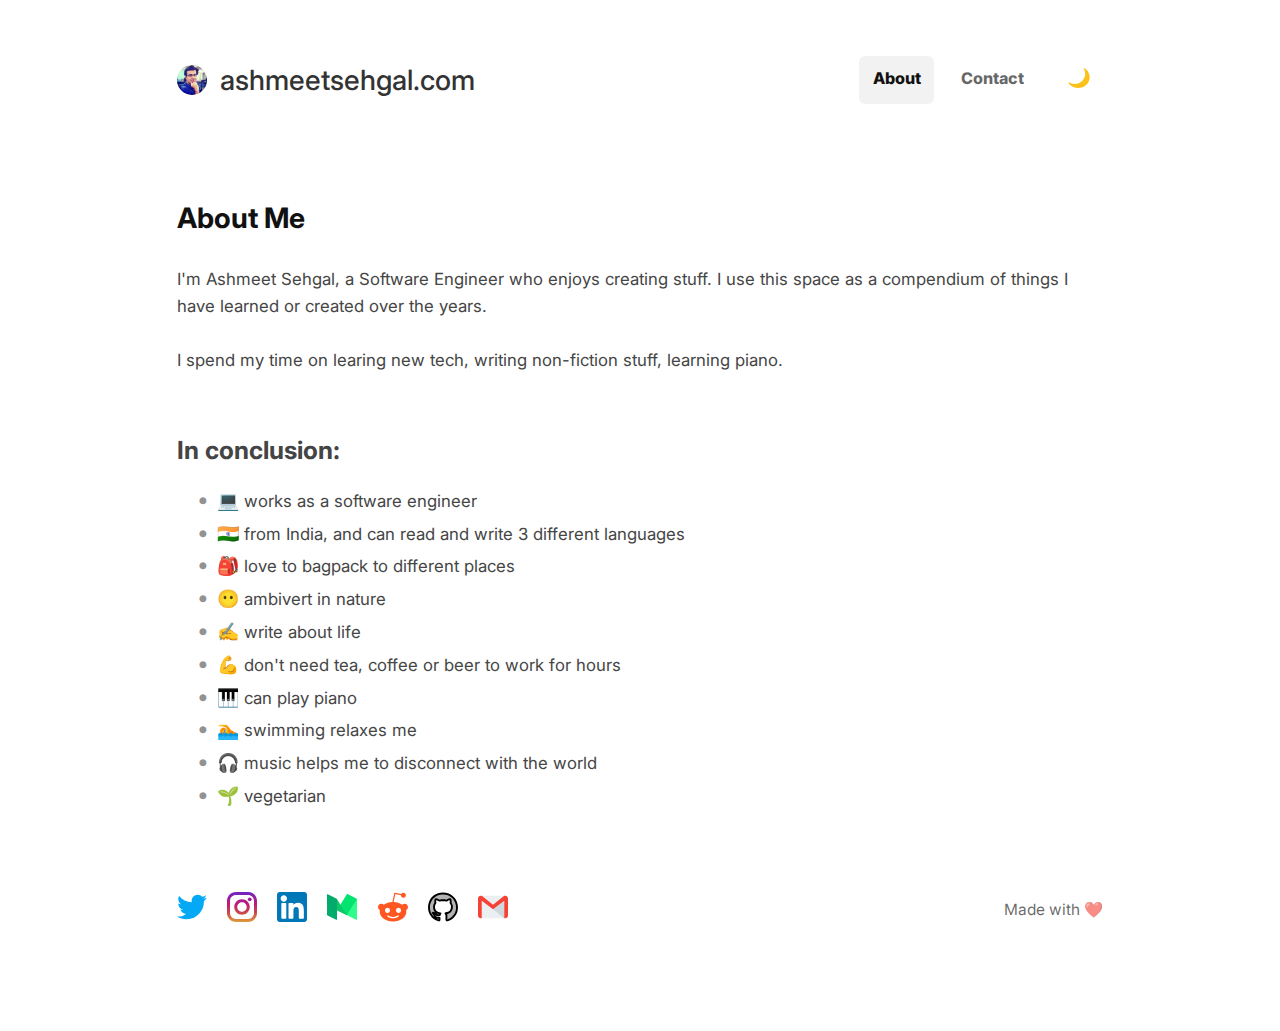
<file: me/index.html>
<!DOCTYPE html><html><head><meta charSet="utf-8"/><meta http-equiv="x-ua-compatible" content="ie=edge"/><meta name="viewport" content="width=device-width, initial-scale=1, shrink-to-fit=no"/><style data-href="/styles.4cd6c8770bb78a8e0a8e.css">@import url(https://fonts.googleapis.com/css2?family=Inter:wght@500;600;700&display=swap);@import url(https://fonts.googleapis.com/css?family=Roboto+Mono);.react-slideshow-container,.react-slideshow-container .nav{display:-ms-flexbox;display:flex;-ms-flex-align:center;align-items:center}.react-slideshow-container .nav{height:30px;background:hsla(0,0%,100%,.6);width:30px;z-index:10;text-align:center;cursor:pointer;color:#fff;border-radius:50%;-ms-flex-pack:center;justify-content:center}.react-slideshow-container .nav span{display:block;width:10px;height:10px;border-color:#000;border-style:solid;-webkit-transform:rotate(45deg);transform:rotate(45deg)}.react-slideshow-container .nav.disabled span{border-color:#666}.react-slideshow-container .nav:hover{background:#fff;color:#666}.react-slideshow-container .nav.disabled:hover{cursor:not-allowed}.react-slideshow-container .nav:first-of-type{margin-right:-30px;border-right:none;border-top:none}.react-slideshow-container .nav:first-of-type span{margin-left:5px;border-right:none;border-top:none}.react-slideshow-container .nav:last-of-type{margin-left:-30px}.react-slideshow-container .nav:last-of-type span{margin-right:5px;border-left:none;border-bottom:none}.react-slideshow-container+div.indicators{display:-ms-flexbox;display:flex;-ms-flex-wrap:wrap;flex-wrap:wrap;-ms-flex-pack:center;justify-content:center;margin-top:20px}.react-slideshow-container+div.indicators>div{width:7px;height:7px;margin:0 5px 10px;border-radius:50%;background:#ccc;cursor:pointer}.react-slideshow-container+div.indicators>div:hover{background:#666}.react-slideshow-container+div.indicators>div.active{background:#000}.react-slideshow-wrapper.slide{width:100%;overflow:hidden}.react-slideshow-wrapper .images-wrap{display:-ms-flexbox;display:flex;-ms-flex-wrap:wrap;flex-wrap:wrap}.react-slideshow-fade-wrapper{width:100%;overflow:hidden}.react-slideshow-fade-wrapper .react-slideshow-fade-images-wrap{display:-ms-flexbox;display:flex;-ms-flex-wrap:wrap;flex-wrap:wrap}.react-slideshow-fade-wrapper .react-slideshow-fade-images-wrap>div{position:relative;opacity:0}.react-slideshow-zoom-wrapper{width:100%;overflow:hidden}.react-slideshow-zoom-wrapper .zoom-wrapper{display:-ms-flexbox;display:flex;-ms-flex-wrap:wrap;flex-wrap:wrap;overflow:hidden}.react-slideshow-zoom-wrapper .zoom-wrapper>div{position:relative;display:-ms-flexbox;display:flex}*,:after,:before,html{-webkit-box-sizing:border-box;box-sizing:border-box}body,figure{margin:0}html{font:normal normal normal 1rem/1.6 Helvetica Neue,Inter,-apple-system,BlinkMacSystemFont,Helvetica,Arial,sans-serif;font-family:Helvetica Neue,Inter,-apple-system,BlinkMacSystemFont,Helvetica,Arial,sans-serif;font-size:84%!important}body{color:#454545;font-size:1rem}@media (min-width:620px){body{font-size:1.15rem}}dl,ol,p,table,ul{margin:0 0 1.5rem;font-size:1.15rem}@media (min-width:620px){dl,ol,p,table,ul{margin:0 0 2rem;font-size:1.25rem}}ul li p{margin:0}ul li ul{padding-left:1rem;margin:0}ul li ul li{margin:.25rem 0}ol li ol{margin-bottom:0}h1,h2,h3,h4,h5{font-weight:500;font-family:Inter,-apple-system,BlinkMacSystemFont,Helvetica,Arial,sans-serif;line-height:1.3;color:#111;-webkit-font-smoothing:antialiased;-moz-osx-font-smoothing:grayscale}h1,h1:not(:first-child),h2,h2:not(:first-child),h3,h3:not(:first-child),h4,h4:not(:first-child),h5,h5:not(:first-child){margin:0 0 1rem}h1:not(:first-child),h2:not(:first-child),h3:not(:first-child){margin-top:3rem}h1{font-size:1.85rem;font-weight:700;letter-spacing:-.03rem}h1 code{font-size:1.85rem!important}h2{font-size:1.7rem;font-weight:700;padding-bottom:.2rem}h2 code{font-size:1.7rem!important}h3{font-size:1.5rem;color:#444}h3,h4{font-weight:700}h4{font-size:1.3rem;color:#777}h5{font-size:1.2rem;font-weight:700}@media (min-width:620px){h1,h2,h3,h4,h5{margin:0 0 2rem}h1:not(:first-child),h2:not(:first-child),h3:not(:first-child),h4:not(:first-child),h5:not(:first-child){margin:0 0 1.5rem}h1:not(:first-child),h2:not(:first-child),h3:not(:first-child){margin-top:4.5rem}h4:not(:first-child){margin-top:3.5rem}h1{font-size:2.5rem}h1 code{font-size:2.5rem!important}h2{font-size:2.1rem}h2 code{font-size:2.1rem!important}h3{font-size:1.85rem}h4{font-size:1.5rem}h5{font-size:1.4rem}}ul{padding:0}ul li{position:relative;list-style-type:none;margin-bottom:.3rem;padding-left:1.5rem;margin-left:.5rem}ul li.task-list-item{padding-left:0;margin-left:0}ul li.task-list-item:before{content:""}ul li:before{content:"\2022   ";position:absolute;left:0;color:#929292;font-size:22px;line-height:1.1}@media (min-width:620px){ul li{padding-left:1.5rem;margin-left:1.5rem}}a{color:#5183f5;text-decoration:none;font-weight:500}a:active,a:focus,a:hover{color:#2161f2}.lead a:not(.button):not(.anchor):not(.gatsby-resp-image-link),.page a:not(.button):not(.anchor):not(.gatsby-resp-image-link),.post a:not(.button):not(.anchor):not(.gatsby-resp-image-link){padding:1px 2px;border-radius:4px}.lead a:not(.button):not(.anchor):not(.gatsby-resp-image-link):hover,.page a:not(.button):not(.anchor):not(.gatsby-resp-image-link):hover,.post a:not(.button):not(.anchor):not(.gatsby-resp-image-link):hover{background:#2161f2;color:#f0f4fe}.lead a:not(.button):not(.anchor):not(.gatsby-resp-image-link):active,.lead a:not(.button):not(.anchor):not(.gatsby-resp-image-link):focus,.page a:not(.button):not(.anchor):not(.gatsby-resp-image-link):active,.page a:not(.button):not(.anchor):not(.gatsby-resp-image-link):focus,.post a:not(.button):not(.anchor):not(.gatsby-resp-image-link):active,.post a:not(.button):not(.anchor):not(.gatsby-resp-image-link):focus{background:#0c49d4;color:#f0f4fe}.lead img,.page img,.post img{max-width:100%;height:auto}mark{background:#ffeea8;padding:0 .2rem}b,strong{font-weight:600}blockquote cite{display:block;text-align:right}hr{height:0;border:0;border-top:2px solid #ccc}dt{font-weight:500}dd{margin-bottom:.5rem}[type=checkbox]{margin-right:1rem}.text-right{text-align:right}.text-center{text-align:center}.text-justify{text-align:justify}.block{display:block}.inline-block{display:inline-block}.inline{display:inline}.vertical-center{display:-ms-flexbox;display:flex;-ms-flex-align:center;align-items:center;-ms-flex-pack:center;justify-content:center}.show{display:block!important}.hide{display:none!important}.invisible{visibility:hidden}.green{color:#1fc844}.pink{color:#ff5a5f}.blue{color:#5183f5}.yellow{color:#fec623}.crypto p{margin-bottom:.5rem}.screen-reader-text{clip:rect(1px,1px,1px,1px);position:absolute!important;height:1px;width:1px;overflow:hidden}.button,[type=button],[type=submit],a.button,button{-webkit-appearance:none;display:inline-block;border:2px solid #5183f5;border-radius:6px;background:#5183f5;color:#fff;font-weight:500;font-family:Helvetica Neue,Inter,-apple-system,BlinkMacSystemFont,Helvetica,Arial,sans-serif;font-size:1.1rem;text-transform:none;padding:.6rem .9rem;margin:0 0 .5rem;vertical-align:middle;text-align:center;cursor:pointer;text-decoration:none;line-height:1}.button:active,.button:focus,.button:hover,[type=button]:active,[type=button]:focus,[type=button]:hover,[type=submit]:active,[type=submit]:focus,[type=submit]:hover,a.button:active,a.button:focus,a.button:hover,button:active,button:focus,button:hover{border:2px solid #0e51ec;color:#fff;background:#0e51ec;text-decoration:none}.button::-moz-focus-inner,[type=button]::-moz-focus-inner,[type=submit]::-moz-focus-inner,a.button::-moz-focus-inner,button::-moz-focus-inner{border:0;padding:0}.button:disabled,[type=button]:disabled,[type=submit]:disabled,a.button:disabled,button:disabled{cursor:default;pointer-events:none}.button:active,[type=button]:active,[type=submit]:active,a.button:active,button:active{-webkit-transform:scale(.95);transform:scale(.95)}.button.muted-button,a.button.muted-bottom{color:#454545;border:2px solid #e5e5e5;background:#e5e5e5}.button.muted-button:active,.button.muted-button:focus,.button.muted-button:hover,a.button.muted-bottom:active,a.button.muted-bottom:focus,a.button.muted-bottom:hover{color:#111;border:2px solid #d9d9d9;background:#d9d9d9}.donate-button,a.donate-button{display:-ms-inline-flexbox;display:inline-flex;-ms-flex-align:center;align-items:center;border-radius:6px;border:none;background:#5183f5;padding:.75rem 1rem;color:#fff}.donate-button:active,.donate-button:focus,.donate-button:hover,a.donate-button:active,a.donate-button:focus,a.donate-button:hover{background:#2161f2;border:none;color:#fff}.twitter-button,a.twitter-button{background:#00aced;border:2px solid #00aced}.twitter-button:active,.twitter-button:focus,.twitter-button:hover,a.twitter-button:active,a.twitter-button:focus,a.twitter-button:hover{background:#0099d4;border:2px solid #0099d4;color:#fff}.patreon-button,a.patreon-button{display:-ms-inline-flexbox;display:inline-flex;-ms-flex-align:center;align-items:center;border-radius:6px;border:2px solid #f96854;background:#f96854;padding:0 1rem;color:#fff!important;margin:0 .5rem}.patreon-button img,a.patreon-button img{margin:0}.patreon-button:active,.patreon-button:focus,.patreon-button:hover,a.patreon-button:active,a.patreon-button:focus,a.patreon-button:hover{background:#f96854!important;border:2px solid #f6270a;color:#fff!important}.patreon{background:#f96854;color:#fff;padding:.25rem .75rem;border:none!important;font-weight:500;font-size:1rem;border-radius:6px;margin-bottom:.5rem;margin-right:.75rem}.patreon:active,.patreon:focus,.patreon:hover{background:#f73c23!important;color:#fff!important}@media (min-width:620px){.button,[type=button],[type=submit],a.button,button{padding:.75rem 1.25rem}}[type=color],[type=date],[type=email],[type=number],[type=search],[type=text],[type=url],select,textarea{display:block;border:2px solid #ccc;border-radius:6px;padding:.75rem;outline:none;margin-bottom:.5rem;font-size:1.1rem;font-weight:500;width:100%;max-width:100%;line-height:1}[type=color]:hover,[type=date]:hover,[type=email]:hover,[type=number]:hover,[type=search]:hover,[type=text]:hover,[type=url]:hover,select:hover,textarea:hover{background:#f7f7f7;border:2px solid #b3b3b3}[type=color]:active,[type=color]:focus,[type=date]:active,[type=date]:focus,[type=email]:active,[type=email]:focus,[type=number]:active,[type=number]:focus,[type=search]:active,[type=search]:focus,[type=text]:active,[type=text]:focus,[type=url]:active,[type=url]:focus,select:active,select:focus,textarea:active,textarea:focus{background:#f0f4fe;border:2px solid #5183f5}textarea{overflow:auto;height:auto;line-height:1.6}fieldset{border:2px solid #ccc;border-radius:6px;padding:60px;margin:2rem 0}legend{padding:0 .5rem;font-weight:500}select{color:#454545;-webkit-appearance:none;-moz-appearance:none;background:url([data-uri]) 100% no-repeat;line-height:1}select::-ms-expand{display:none}[type=range]{width:100%}label{font-weight:700;font-size:1rem;max-width:100%;display:block;margin:1rem 0 .5rem}.newsletter-form{display:-ms-flexbox;display:flex}.newsletter-form [type=email],.newsletter-form [type=text]{width:100%;max-width:400px;margin-right:.5rem}:-moz-placeholder,:-ms-input-placeholder,::-moz-placeholder,::-webkit-input-placeholder{color:#9a9a9a}table{border-collapse:collapse;border-spacing:0;width:100%;max-width:100%;overflow-x:auto;display:block}th{border-bottom:2px solid #ccc}tfoot th{border-top:1px solid #ccc}td{border-bottom:1px solid #ccc}td,th{text-align:left;padding:.75rem!important;-webkit-hyphens:auto;-ms-hyphens:auto;hyphens:auto;word-break:break-word}caption{padding:60px 0;caption-side:bottom;color:#ababab}tbody tr:nth-child(2n){background-color:#f8f8f8}.nav{position:fixed;top:0;left:0;z-index:3;width:100%;background:#fff}.nav.scroll{-webkit-box-shadow:1px 2px 18px rgba(0,0,0,.1);box-shadow:1px 2px 18px rgba(0,0,0,.1)}.nav .cta{margin:0 0 0 .75rem}.nav .cta,.nav .nav-container{display:-ms-flexbox;display:flex;-ms-flex-align:center;align-items:center}.nav .nav-container{padding:0 1.5rem;height:60px;max-width:980px;margin:auto;-ms-flex-pack:justify;justify-content:space-between;-webkit-transition:height .3s ease;transition:height .3s ease}.nav .brand a{display:-ms-flexbox;display:flex;-ms-flex-align:center;align-items:center;color:#333;margin-right:0;font-weight:500;font-size:1.15rem}.nav .brand a:focus,.nav .brand a:hover{color:#000}.nav .brand .text{display:none}.nav .links{-ms-flex-direction:row;flex-direction:row;-ms-flex-pack:center;justify-content:center;-ms-flex-align:center;-ms-flex:1 1;flex:1 1;margin:0}.nav .links,.nav .links a{display:-ms-flexbox;display:flex;align-items:center}.nav .links a{-ms-flex-align:center;font-size:1.05rem;font-weight:800;padding:.75rem;margin:0 .25rem;color:rgba(0,0,0,.6);line-height:1.2;text-align:center;border-radius:6px}.nav .links a.active,.nav .links a:active,.nav .links a:hover{color:#111;background:rgba(0,0,0,.05)}.favicon{height:30px;width:30px;min-width:30px;margin-right:1rem;margin-bottom:0;border-radius:50%}button.dark-switcher{-webkit-appearance:none;border:0;margin:0;padding:.75rem .5rem;background:transparent}button.dark-switcher:focus{outline:none}.theme-icon{height:18px;width:18px;min-width:18px;margin-bottom:0}@media (min-width:620px){.nav.scroll .nav-container{height:90px}.nav .nav-container{height:160px;padding:0 2rem}.nav .brand a{font-size:1.3rem}.nav .brand .text{display:block;font-size:28px}.nav .links{display:-ms-flexbox;display:flex;-ms-flex-direction:row;flex-direction:row;-ms-flex-pack:end;justify-content:flex-end;height:100%}.nav .links a{font-size:1.2rem;margin:0 .5rem;padding:1rem;border-bottom:2px solid transparent;font-weight:800}.nav .favicon{margin-right:1rem}.nav button.dark-switcher{margin:0;font-size:1.4rem;padding:.75rem 1rem}.nav .theme-icon{height:22px;width:22px;min-width:22px;margin-bottom:0}}@media print and (min-width:620px){.nav{display:none}}#main-content{margin-top:55px;padding:40px 0 0;min-height:calc(100vh - 190px)}@media (min-width:620px){#main-content{margin-top:140px;padding:60px 0 0;min-height:calc(100vh - 360px)}}.flex{display:-ms-flexbox;display:flex;-ms-flex-flow:row nowrap;flex-flow:row nowrap;-ms-flex-pack:start;justify-content:flex-start;-ms-flex-align:stretch;align-items:stretch}.flex-center{-ms-flex-pack:center;justify-content:center}.flex-center,.flex-vertical{display:-ms-flexbox;display:flex;-ms-flex-flow:row nowrap;flex-flow:row nowrap;-ms-flex-align:center;align-items:center}.flex-vertical{-ms-flex-pack:start;justify-content:flex-start}.flex-horizontal{display:-ms-flexbox;display:flex;-ms-flex-flow:row nowrap;flex-flow:row nowrap;-ms-flex-pack:center;justify-content:center;-ms-flex-align:stretch;align-items:stretch}.container,.quotations{max-width:980px;padding:0 1.5rem;margin-left:auto;margin-right:auto}.icon{height:20px;width:20px;margin:4px 10px 0}.medium-img{height:100%;width:100%}.emoji{font-size:18px}@media (min-width:620px){.container,.quotations{padding:0 2rem}}.lead{margin:0 auto;font-size:1.1rem}.lead h1{margin-top:0;font-weight:700;font-size:2.8rem;margin-bottom:1.5rem;letter-spacing:-.03rem}.lead p{color:rgba(0,0,0,.6);font-size:1.25rem}.lead .button{margin-right:.5rem}@media screen and (min-width:750px){.lead{display:-ms-flexbox;display:flex;-ms-flex-align:center;align-items:center;font-size:1.2rem;line-height:1.5}.lead .elevator{-ms-flex:1 1;flex:1 1;margin-right:3rem}.lead .elevator p{max-width:450px}.lead .newsletter-section{margin-right:60px;width:600px;height:400px}.lead .newsletter-section .newsletter-avatar{margin-top:.5rem;border-radius:50%;width:180px}.lead .slide-container{width:100%;margin:auto}.lead .slide-container .each-fade{display:-ms-flexbox;display:flex;-ms-flex-align:center;align-items:center;-ms-flex-pack:center;justify-content:center;background-size:cover;width:100%}.lead .slide-container .each-fade .image-container{width:100%}.lead h1{font-size:3.5rem}.lead p{font-size:1.5rem;max-width:550px}.lead .button{margin-right:.5rem}}.callouts{display:none}@media (min-width:620px){.callouts{display:block}a.article-callout{display:-ms-flexbox;display:flex;-ms-flex-align:center;align-items:center;-webkit-transition:all .3s ease;transition:all .3s ease;border-radius:4px;-webkit-box-shadow:1px 2px 10px rgba(0,0,0,.1);box-shadow:1px 2px 10px rgba(0,0,0,.1);color:#454545;font-weight:500;border:none!important;padding:1.5rem;margin:1.5rem 0;font-size:1.5rem}a.article-callout:active,a.article-callout:focus,a.article-callout:hover{color:#111;background:#fff;-webkit-box-shadow:3px 5px 20px rgba(0,0,0,.16);box-shadow:3px 5px 20px rgba(0,0,0,.16)}a.article-callout img{height:50px;width:50px;max-width:50px;margin:0 1.5rem 0 0}}.social-buttons{display:-ms-flexbox;display:flex;-ms-flex-align:center;align-items:center}.social-buttons a.patreon-button{margin-right:0 .5rem 0 0}.front-page{margin-top:2rem}.front-page h2{display:-ms-flexbox;display:flex;-ms-flex-align:center;align-items:center;-ms-flex-pack:justify;justify-content:space-between;border-bottom:0;padding-bottom:0}@media (min-width:620px){.front-page h2{-ms-flex-pack:start;justify-content:flex-start}}.front-page h2 a.view-all{display:inline-block;padding:.5rem .75rem;background:#f2f2f2;border-radius:6px;color:#5f5f5f;font-size:1rem;font-weight:500;margin:.25rem 0 0 2rem}.front-page h2 a.view-all:focus,.front-page h2 a.view-all:hover{background:#e5e5e5}.section{margin:40px 0}.section:first-of-type{margin-bottom:0}@media (min-width:620px){.section{margin:4rem 0}}.single .gatsby-image-wrapper{height:50px!important;width:50px!important}@media (min-width:620px){.single .gatsby-image-wrapper{-ms-flex-order:1;order:1;margin-left:2rem;height:150px!important;width:150px!important}}.single-header{display:grid;margin-bottom:30px}.single-header .flex,.single-header.no-thumbnail{display:-ms-flexbox;display:flex}.single-header .flex{-ms-flex-direction:column;flex-direction:column}.single-header h1{margin:.5rem 0;font-weight:700}.single-header .post-meta{margin-bottom:1rem}@media (min-width:620px){.single-header{display:grid;grid-template-columns:1fr 180px;margin-bottom:60px}.single-header h1{margin:0 0 .5rem}}.post-container{display:-ms-flexbox;display:flex}.posts a{display:block}.posts a .each{display:grid;grid-template-columns:50px 1fr 0;padding:1rem 0;margin:0;border:1px solid transparent;border-bottom-color:#ebebeb}.posts a .each .date{margin:0;font-size:.9rem;color:rgba(0,0,0,.4);font-weight:400}.posts a:last-of-type .each{border-bottom-color:transparent}.posts h2{font-size:1.1rem;font-weight:500;line-height:1.3;border-bottom:none;margin:0;padding:0}.posts .gatsby-image-wrapper{margin-top:0;height:30px!important;width:30px!important}.posts.simple a .each{grid-template-columns:50px 2fr auto;-ms-flex-align:center;align-items:center;padding:.75rem 0;margin:0;border:1px solid transparent}.posts.simple a .each:hover{background:#fff}.posts.simple a:last-of-type .each{border-bottom:1px solid transparent!important}.posts.simple .gatsby-image-wrapper{margin-top:0;height:30px!important;width:30px!important}.posts.simple h2{font-size:1.2rem;font-weight:500;padding:0;margin:0;color:#454545}.posts.simple h2:hover{color:#111}.posts .datetime{font-size:1rem;display:block;color:rgba(0,0,0,.4);font-weight:400}.posts .excerpt{margin-top:1rem;color:rgba(0,0,0,.6);font-weight:400;font-size:1.1rem}@media (min-width:620px){.posts{margin:3rem 0}.posts a .each{grid-template-columns:80px 1fr 90px;-ms-flex-align:start;align-items:start;padding:2rem;margin:0 -2rem}.posts a .each:hover{border-radius:6px;background:#fafafa}.posts a .each:hover h2{color:#111}.posts a .each:active,.posts a .each:focus{border:1px dashed #5183f5;background:#f0f4fe}.posts a .each h2{font-size:1.25rem;line-height:1.3;margin:0 0 .25rem;letter-spacing:-.02rem;font-weight:600}.posts a .each .gatsby-image-wrapper{margin-top:0;height:50px!important;width:50px!important}.posts.simple a .each{padding:.75rem 1rem;margin:0 -1rem;border-bottom:1px solid #ebebeb}.posts.simple a .each:hover{border:1px solid #f2f2f2;background:#f2f2f2}.posts.simple a .each:active,.posts.simple a .each:focus{border:1px dashed #5183f5;background:#f0f4fe}.posts.simple a .each h2{font-size:1.25rem;margin:0;letter-spacing:-.02rem}.posts.simple a .each .gatsby-image-wrapper{height:30px!important;width:30px!important}}@media screen and (min-width:1050px){.posts:not(.simple){margin:3rem 0 3rem -6rem}}.page h2,.post h2{border-bottom:1px solid #ebebeb}h1.articles-title{margin-top:3rem}h2.publication-company{display:-ms-flexbox;display:flex;-ms-flex-align:center;align-items:center;font-size:1.6rem}h2.publication-company img{max-height:30px;margin:0 .75rem 0 0}.alert{display:none;justify-self:flex-end;margin-left:1rem}.alert .new{font-size:.9rem;background:#fff8e2;color:#f7b801}.alert .new,.alert .popular{display:inline-block;border-radius:6px;padding:.5rem .75rem;text-align:center}.alert .popular{font-size:.8rem;background:#eafcee;color:#1fc844}@media (min-width:620px){.alert{display:block}.alert .new,.alert .popular{font-size:.9rem;padding:.5rem 1rem}}.simple-posts a .each{padding:.75rem 0;margin:0;border:1px solid transparent;border-radius:6px}.simple-posts a .each h2{-ms-flex-pack:start;justify-content:flex-start;font-size:1.2rem;font-weight:500;padding:0;margin:0;color:#454545;border-bottom:none;display:-ms-flexbox;display:flex;-ms-flex-align:center;align-items:center}.simple-posts a .each img{margin-right:1rem;margin-bottom:0;max-height:30px;max-width:30px}.simple-posts a .each:hover{border:1px solid #f2f2f2;background:#f2f2f2}.simple-posts a .each:hover h2{color:#111}@media (min-width:620px){.simple-posts a .each{padding:.75rem 1rem;margin:0 -1rem;border-bottom:1px solid #ebebeb}.simple-posts a .each h2{font-size:1.25rem;letter-spacing:-.02rem}.simple-posts a:last-of-type .each{border-bottom:1px solid transparent!important}}.projects .each{display:-ms-flexbox;display:flex;-ms-flex-align:center;align-items:center;-ms-flex-pack:justify;justify-content:space-between;padding:.5rem 0}.projects h2{font-size:1.2rem;border-bottom:none;margin:0 1rem 0 0;font-weight:500;color:#111;padding:0;min-width:110px}.projects h2 a{display:-ms-flexbox;display:flex;color:#111;-ms-flex-align:center;align-items:center}.projects h2 .project-icon{display:inline-block;font-size:2rem;margin-right:1rem}.projects h2 .project-title{display:inline-block;letter-spacing:-.02rem}.projects p{display:block;color:rgba(0,0,0,.6);font-weight:400;font-size:smaller;margin:0}.projects .buttons{display:-ms-flexbox;display:flex;-ms-flex-align:center;align-items:center}.projects .social-plugins{display:none}.projects .button{margin-left:.5rem;padding:.5rem;font-size:1rem}@media (min-width:620px){.projects .each{display:-ms-flexbox;display:flex;-ms-flex-pack:justify;justify-content:space-between;padding:1.5rem 0;border-bottom:1px solid #eee}.projects .each:last-of-type{border-bottom:none}.projects h2{width:150px;min-width:150px;max-width:150px;font-size:1.3rem;margin-right:1rem}.projects p{-ms-flex:1 1;flex:1 1;margin:0 1.5rem 0 0;font-size:1.2rem}.projects .social-plugins,.projects p{display:block}.projects .button{padding:.45rem 1.25rem;font-size:.9rem}}.tag-container a,.tag-container span{display:inline-block}.tag-container span{padding:.3rem .5rem;background:#f2f2f2;border-radius:6px;color:#5f5f5f;font-size:.8rem;font-weight:400;margin:0 .5rem .5rem 0}.tag-container span .count{color:#5183f5;font-weight:700;margin-left:.25rem}.tag-container span:active,.tag-container span:focus,.tag-container span:hover{background:#e5e5e5;color:#454545}.tag-container.articles-page-tags{margin-bottom:1rem}@media (min-width:620px){.tag-container span{font-size:.9rem;font-weight:500;padding:.3rem .8rem}.tag-container span .count{margin-left:.5rem}.tag-container.articles-page-tags{margin-bottom:2rem;display:-ms-flexbox;display:flex}.tag-container.articles-page-tags a{-ms-flex:1 1;flex:1 1}.tag-container.articles-page-tags a span{display:-ms-flexbox;display:flex;-ms-flex-pack:center;justify-content:center}}.post-meta{font-size:.8rem;color:rgba(0,0,0,.6);display:-ms-inline-flexbox;display:inline-flex;-ms-flex-align:center;align-items:center}.post-meta .date{margin-right:.5rem}.post-meta a{color:rgba(0,0,0,.6)}.post-meta a.comment-link,.post-meta a.github-link,.post-meta a.twitter-link{margin:0 .5rem}.post-meta a:hover{color:#5183f5}@media (min-width:620px){.post-meta{font-size:.9rem}}blockquote{color:rgba(0,0,0,.8);border:2px solid #ffedbb;background:#fff4d5;border-radius:6px;font-weight:500;margin:1.5rem 0;padding:1.5rem;line-height:1.6;font-size:1rem}blockquote.success{border:none;background:#e1fae7}blockquote.error{border:none;background:#fce2e3}blockquote p{padding:0;font-size:1.15rem}blockquote p:last-of-type{margin-bottom:0}blockquote a{color:#111;background:#fee7a2!important;border-bottom:none!important}blockquote a:active,blockquote a:focus,blockquote a:hover{color:#111!important;background:#feda6f!important}blockquote code{margin:1rem 0 0}@media (min-width:620px){blockquote{padding:2rem}blockquote p{font-size:1.3rem}blockquote cite{font-size:2rem}}.gradient-section{border-top:1px solid #ddd;border-bottom:1px solid #ddd;padding:4rem 0;background:radial-gradient(circle at 20% 20%,#5183f5 25%,#4640ff 100%)}.gradient-section h2{color:#fff}.gradient-section.articles{margin-top:-60px}.quotations{display:-ms-flexbox;display:flex;-ms-flex-wrap:wrap;flex-wrap:wrap}.quotations .quotation{border:none;background:#fff;padding:1.5rem 1.5rem 7.5rem!important;border-radius:6px;position:relative;-webkit-box-shadow:.5rem 1.25rem 1.75rem 0 rgba(0,0,0,.3);box-shadow:.5rem 1.25rem 1.75rem 0 rgba(0,0,0,.3)}.quotations .quotation p{font-size:1.1rem}.quotations .quotation cite{display:block;position:absolute;right:1.5rem;color:rgba(0,0,0,.6);margin-top:1rem;font-size:1.3rem;text-align:right;font-family:Helvetica Neue,Inter,-apple-system,BlinkMacSystemFont,Helvetica,Arial,sans-serif;color:#5183f5;font-weight:600;font-style:normal}@media (min-width:620px){.quotations .quotation{-ms-flex-positive:1;flex-grow:1;-ms-flex-negative:1;flex-shrink:1;-ms-flex-preferred-size:calc(50% - 2rem);flex-basis:calc(50% - 2rem);padding:2.5rem 2.5rem 5.5rem!important}.quotations .quotation p{font-size:1.2rem}.quotations .quotation cite{position:absolute;right:2.5rem}.quotations .quotation:nth-of-type(2n){margin-left:2rem}}.note{margin:1.5rem}.note .note-container{background:radial-gradient(circle at 20% 20%,#5183f5 25%,#4640ff 100%);-webkit-box-shadow:.5rem 1.25rem 1.75rem 0 rgba(100,110,140,.4);box-shadow:.5rem 1.25rem 1.75rem 0 rgba(100,110,140,.4);color:hsla(0,0%,100%,.9);border-radius:6px;padding:2rem;display:-ms-flexbox;display:flex;-ms-flex-direction:column;flex-direction:column;-ms-flex-align:center;align-items:center;-ms-flex-pack:justify;justify-content:space-between}.note .note-container a.donate-button{background:#0c49d4}.note .note-container a.donate-button:hover{background:#0938a4}.note h3{color:#fff}.note p{-webkit-font-smoothing:antialiased;line-height:1.3}.avatar{max-width:100px;border-radius:50%;margin-bottom:1rem}.avatar-small{width:35px;max-width:35px;height:auto;border-radius:50%;margin-right:.75rem}.note .flex-avatar{display:none}@media (min-width:620px){.note .note-container{-ms-flex-direction:row;flex-direction:row}.note .flex-author{display:-ms-flexbox;display:flex;-ms-flex-align:start;align-items:flex-start}.note .flex-avatar{display:block}.note p{line-height:1.5}.avatar{width:125px;max-width:125px;margin-right:2rem;margin-bottom:0}}.search{margin-bottom:0}.filter-count{width:80px;text-align:center;color:#5183f5;font-size:1.4rem;font-weight:500}@media (min-width:620px){.note{padding:4rem 0;margin:3rem 0}.note .note-container{padding:3rem}}.view-all{margin-left:1.5rem;font-size:1.1rem}.emoji-in-button{line-height:0;font-size:1.5rem;margin-left:.75rem}.search-container{display:-ms-flexbox;display:flex;-ms-flex-align:center;align-items:center;max-width:500px;margin-bottom:2rem}.category-container{display:-ms-flexbox;display:flex;-ms-flex-pack:start;justify-content:flex-start;margin-bottom:1.5rem;-ms-flex-wrap:wrap;flex-wrap:wrap}.category-container .category-filter{font-size:.85rem;padding:.5rem .75rem;background:#ebf1fe;border-radius:6px;margin-right:.5rem;margin-bottom:.5rem;font-weight:500;cursor:pointer}.category-container .category-filter,.category-container .category-filter .count{display:-ms-flexbox;display:flex;-ms-flex-align:center;align-items:center;color:#5183f5}.category-container .category-filter .count{-ms-flex-pack:center;justify-content:center;font-size:.8rem;margin-left:1rem;height:23px;width:23px;border-radius:50%;padding:5px}.category-container .category-filter.active{background:#5183f5;color:#fff}.category-container .category-filter.active .count{background:#fff}.category-container .category-filter.active:active,.category-container .category-filter.active:focus,.category-container .category-filter.active:hover{color:#fff;background:#2161f2}.category-container .category-filter:last-of-type{margin-right:0}.category-container .category-filter:hover{background:#d8e3fd;color:#3972f4}@media (min-width:620px){.category-container{margin-bottom:1.5rem}.category-container .category-filter{padding:.5rem 1rem;font-size:1rem}}.coffee-icon{margin:0 .5rem 0 0;max-width:40px;height:auto}.new-moon-icon{display:none;float:right;max-width:150px;margin-top:3rem;margin-left:3.5rem;margin-bottom:0}@media (min-width:620px){.new-moon-icon{display:block}}.footer{margin-top:2.5rem;-ms-flex-direction:column;flex-direction:column;-ms-flex-pack:justify;justify-content:space-between;color:rgba(0,0,0,.6)}.footer,.footer div{display:-ms-flexbox;display:flex;-ms-flex-align:center;align-items:center}.footer div{padding-bottom:1.5rem}.footer strong{margin-right:1rem}.footer a{font-weight:400;color:rgba(0,0,0,.6);display:block;margin-right:1.5rem}.footer a:hover{color:rgba(0,0,0,.8)}.footer a:last-child{margin-right:0}.footer-img{height:30px;width:30px;margin-bottom:0}@media (min-width:620px){.footer{margin:60px auto;-ms-flex-direction:row;flex-direction:row;height:100px}}iframe{margin-bottom:0}.comments [type=text]{width:auto;min-width:300px}.comments .comment{margin:2.5rem 0}.comments .comment:last-of-type{border-bottom:0}.comments .comment.reply{background:#f2f2f2;border:1px solid #ccc;border-radius:6px;padding:1.5rem;margin-left:2rem}.comments .comment.reply p{margin-bottom:0}.comments .comment header{display:-ms-flexbox;display:flex;-ms-flex-align:center;align-items:center;margin-bottom:.5rem}.comments .comment h2{color:#5f5f5f;margin:0 1rem 0 0;font-size:1.15rem;padding:0;border:0}.comments .comment p{font-size:1.05rem;white-space:pre-line}.comments .comment p:last-of-type{margin-bottom:0}.comments .comment-date{color:#787878;font-size:1rem}.comments:last-of-type{border-bottom:0}[type=submit]:disabled,[type=submit]:disabled:active,[type=submit]:disabled:focus,[type=submit]:disabled:hover,button[disabled],button[disabled]:active,button[disabled]:focus,button[disabled]:hover{opacity:.5}.centered-iframe{text-align:center;margin:2rem auto}.centered-iframe iframe{background:#fff;border-radius:6px;max-width:100%!important;width:100%}.newsletter-section{-ms-flex-align:center;align-items:center;-ms-flex-direction:column;flex-direction:column;border-radius:6px;margin:2rem 0;padding:1.5rem;text-align:center;background:radial-gradient(circle at 20% 20%,#5183f5 25%,#4640ff 100%);-webkit-box-shadow:.5rem 1.25rem 1.75rem 0 rgba(100,110,140,.4);box-shadow:.5rem 1.25rem 1.75rem 0 rgba(100,110,140,.4);color:hsla(0,0%,100%,.9)}.newsletter-section .newsletter-avatar{margin-top:.5rem;border-radius:50%;width:135px}.newsletter-section p{font-size:1.15rem;color:hsla(0,0%,100%,.8)!important}.newsletter-section h3{margin:1rem 0 .75rem;font-size:1.5rem;font-weight:500;color:#fff!important}.newsletter-section a.button{font-size:1.2rem;padding:1rem 1.5rem;border:none!important;background:#fff;color:#3972f4}.newsletter-section a.button:active,.newsletter-section a.button:focus,.newsletter-section a.button:hover{color:#0c49d4}@media (min-width:620px){.newsletter-section{display:-ms-flexbox;display:flex}.newsletter-section .slide-container{width:100%;margin:auto}}@media (min-width:1200px){.newsletter-section{margin:0;padding:2rem}}.no-comments{margin-top:3rem;margin-bottom:3rem}.instruction-manuals{display:-ms-flexbox;display:flex;-ms-flex-wrap:wrap;flex-wrap:wrap;-ms-flex-pack:center;justify-content:center;margin:0 -1rem}.instruction-manuals>a{z-index:2;-webkit-transition:all .2s ease;transition:all .2s ease;display:block;padding:1rem 1.5rem;background:#fff;border-radius:6px;-webkit-box-shadow:.2rem .25rem .75rem 0 rgba(0,0,0,.1);box-shadow:.2rem .25rem .75rem 0 rgba(0,0,0,.1);margin:.5rem}.instruction-manuals>a:hover{-webkit-transform:translateY(-1px);transform:translateY(-1px);-webkit-box-shadow:.5rem 1.25rem 2rem 0 rgba(0,0,0,.2);box-shadow:.5rem 1.25rem 2rem 0 rgba(0,0,0,.2)}.instruction-manuals>a img{display:block;margin:auto;width:50px;max-width:50px;max-height:50px;height:auto}.instruction-manuals>a h3{margin:.5rem auto 0;text-align:center;font-size:1.1rem;font-weight:500}@media (min-width:620px){.instruction-manuals>a img{width:75px;max-width:75px;max-height:75px}.instruction-manuals>a h3{font-size:1.3rem}}::-moz-selection{background:rgba(255,235,20,.7);color:#111}::selection{background:rgba(255,235,20,.7);color:#111}@media print{.footer{display:none}}@media (min-width:800px){.newsletter-section{margin-right:60px;width:600px;height:400px}.newsletter-section .newsletter-avatar{margin-top:.5rem;border-radius:50%;width:135px}}code{font-size:13px}pre.language-terminal code.language-terminal{position:relative;font-family:Menlo,Roboto Mono,Courier New,monospace;border:1px solid #d8d9da;-webkit-box-shadow:3px 5px 20px rgba(0,0,0,.16);box-shadow:3px 5px 20px rgba(0,0,0,.16);border-radius:6px;padding:45px 1rem 1rem;margin:2rem 0;font-size:13px;background:#fff;color:#333}pre.language-terminal code.language-terminal:before{content:"\2022   \2022   \2022";position:absolute;top:0;left:0;height:25px;background:#e1e1e1;color:#c2c3c4;width:100%;font-size:2.5rem;margin:0;line-height:0;padding:14px 0;text-indent:4px;letter-spacing:-15px}code[class*=language-],pre[class*=language-],pre code{font-family:Menlo,Roboto Mono,Courier New,monospace;font-size:13px;color:#b3b9c5;direction:ltr;text-align:left;white-space:pre-wrap;word-spacing:normal;word-break:normal;line-height:1.7;font-weight:400;margin:2rem 0;-moz-tab-size:2;-o-tab-size:2;tab-size:2;-webkit-hyphens:none;-ms-hyphens:none;hyphens:none;border-radius:6px;-webkit-font-smoothing:subpixel-antialiased}pre code{display:block;padding:1.5rem;overflow:auto;background-color:#333;border:0;-webkit-box-shadow:2px 4px 25px rgba(0,0,0,.15);box-shadow:2px 4px 25px rgba(0,0,0,.15)}kbd{background-color:#f7f7f7;border:2px solid rgba(0,0,0,.3);border-radius:3px;-webkit-box-shadow:0 1px 0 rgba(0,0,0,.2),0 0 0 2px #fff inset;box-shadow:0 1px 0 rgba(0,0,0,.2),inset 0 0 0 2px #fff;color:#333;display:inline-block;font-family:Helvetica Neue,Inter,-apple-system,BlinkMacSystemFont,Helvetica,Arial,sans-serif;line-height:1.4;margin:0 .1em;padding:.1em .6em;text-shadow:0 1px 0 #fff;font-size:14px}:not(pre)>code,:not(pre)>code[class*=language-]{padding:3px 5px;color:#111;font-weight:500}:not(pre)>code{border:none;font-family:Menlo,Roboto Mono,Courier New,monospace;border-radius:4px;background:rgba(0,0,0,.06)}code[class*=language-css],code[class*=language-less],code[class*=language-sass],code[class*=language-scss]{color:#c9c}.filename{background:#111;padding:.5rem 1rem .75rem;font-size:1rem;color:#fff;font-weight:700;border-top-left-radius:6px;border-top-right-radius:6px;margin-bottom:-2.3rem}@media (min-width:620px){code,code[class*=language-],pre.language-terminal code.language-terminal,pre[class*=language-],pre code{font-size:14px}}.token.doctype{background:#000;color:#fff}.token.cdata,.token.comment,.token.prolog{color:#848991}.token.namespace{opacity:.7}.token.attr-value,.token.string{color:#92d192}.token.punctuation{color:#d5d8df}.token.operator{color:#ac8d58}.token.variable{color:#f2777a}.token.property{color:#abb2bf}.token.builtin{color:#4a7baa}.token.parameter{color:#848991}.token.boolean,.token.constant{color:#e1a6f2}.token.entity,.token.inserted,.token.number,.token.regex,.token.symbol,.token.url{color:#fca369}.token.delimiter{background:#000;color:#fff;padding:1px 2px}.token.atrule{color:#62cfcf}.token.keyword{color:#ffeead}.language-autohotkey .token.selector{color:#fca369}.token.attr-name{color:#ffd479}.token.function{color:#62cfcf}.language-php .token.function{color:#fff}.token.class-name{color:#e1a6f2}.language-autohotkey .token.tag,.token.deleted{color:#f2777a}.token.tag{color:#6ab0f3}.language-autohotkey .token.keyword{color:#ffeead}.token.selector{color:#ffd479}.token.italic{font-style:italic}pre[data-line]{position:relative;padding:1rem 0}.line-highlight{position:absolute;left:0;right:0;padding:inherit 0;margin-top:1rem;background:hsla(0,0%,58.8%,.1);pointer-events:none;line-height:inherit;white-space:pre}.line-highlight:before,.line-highlight[data-end]:after{content:attr(data-start);position:absolute;top:.4em;left:.6em;min-width:1em;padding:0 .5em;background-color:transparent;color:transparent;font:700 65%/1.5 sans-serif;text-align:center;vertical-align:.3em;border-radius:999px;text-shadow:none}.line-highlight[data-end]:after{content:attr(data-end);top:auto;bottom:.4em}.line-numbers .line-highlight:after,.line-numbers .line-highlight:before{content:none}code::-moz-selection,pre::-moz-selection{text-shadow:none;color:inherit;background:hsla(0,0%,58.8%,.3)!important}code::-moz-selection,pre::-moz-selection{text-shadow:none;color:inherit;background:hsla(0,0%,58.8%,.3)!important}code::selection,pre::selection{text-shadow:none;color:inherit;background:hsla(0,0%,58.8%,.3)!important}code[class*=language-] ::-moz-selection,pre[class*=language-]::-moz-selection{text-shadow:none;color:inherit;background:hsla(0,0%,58.8%,.3)!important}code[class*=language-] ::-moz-selection,pre[class*=language-]::-moz-selection{text-shadow:none;color:inherit;background:hsla(0,0%,58.8%,.3)!important}code[class*=language-] ::selection,pre[class*=language-]::selection{text-shadow:none;color:inherit;background:hsla(0,0%,58.8%,.3)!important}.gatsby-highlight-code-line{background-color:#191919;display:block;margin-right:-1em;margin-left:-1em;padding-right:1em;padding-left:.75em;border-left:.25em solid #92d192}.dark{background:#202020;color:#b3b9c5}.dark a{color:#6ab0f3}.dark a:active,.dark a:focus,.dark a:hover{color:#238aed;background:transparent}.dark .lead h1{color:#eee}.dark .lead a:not(.button):not(.anchor):not(.gatsby-resp-image-link){border-bottom:none;background:transparent!important}.dark .lead a:not(.button):not(.anchor):not(.gatsby-resp-image-link):hover{color:#238aed}.dark .lead a.patreon:not(.button):not(.anchor):not(.gatsby-resp-image-link){background:rgba(0,0,0,.2)!important;color:#f96854}.dark .lead a.patreon:not(.button):not(.anchor):not(.gatsby-resp-image-link):active,.dark .lead a.patreon:not(.button):not(.anchor):not(.gatsby-resp-image-link):focus,.dark .lead a.patreon:not(.button):not(.anchor):not(.gatsby-resp-image-link):hover{background:#f73c23!important;color:#fff!important}.dark .front-page h2 a.view-all{background:rgba(0,0,0,.2);color:#969eaf}.dark .front-page h2 a.view-all:focus,.dark .front-page h2 a.view-all:hover{background:#000;color:#b3b9c5}.dark .newsletter-section{background:rgba(0,0,0,.2);-webkit-box-shadow:none;box-shadow:none}.dark .page a:not(.button):not(.anchor):not(.gatsby-resp-image-link),.dark .post a:not(.button):not(.anchor):not(.gatsby-resp-image-link){border-bottom:2px solid transparent;padding:1px 2px}.dark .page a:not(.button):not(.anchor):not(.gatsby-resp-image-link):active,.dark .page a:not(.button):not(.anchor):not(.gatsby-resp-image-link):focus,.dark .page a:not(.button):not(.anchor):not(.gatsby-resp-image-link):hover,.dark .post a:not(.button):not(.anchor):not(.gatsby-resp-image-link):active,.dark .post a:not(.button):not(.anchor):not(.gatsby-resp-image-link):focus,.dark .post a:not(.button):not(.anchor):not(.gatsby-resp-image-link):hover{background:#3b97ef;color:#fff;border-radius:4px}.dark .page img,.dark .post img{max-width:100%;height:auto}.dark .page h2,.dark .post h2{color:#ffd479;border:none}.dark :not(pre)>code{background:hsla(0,0%,100%,.1);color:#b3b9c5}.dark .nav{background:#202020;border-color:#202020}.dark .nav.scroll{background:#131313;border-color:#131313}.dark .nav .brand a{color:#c1c6d0}.dark .nav .brand a .text{font-size:28px}.dark .nav .brand a:hover{color:#eee}.dark .nav .links a{color:#798499}.dark .nav .links a.active,.dark .nav .links a:hover{background:rgba(0,0,0,.2)}.dark .nav .links a:hover{color:#b3b9c5}.dark .nav .links a.active{color:#6ab0f3}.dark .note .note-container{background:#191919;-webkit-box-shadow:none;box-shadow:none}.dark .note .note-container a,.dark .note .note-container button,.dark .note .note-container p{color:#fff}.dark li,.dark ol,.dark p,.dark ul{color:#b3b9c5}.dark h2{border-color:#303030}.dark h1,.dark h2,.dark h3,.dark h4,.dark h5{color:#eee}.dark .posts.simple a .each{border-color:transparent transparent #181818}.dark .posts.simple a .each h2{color:#9fa3a9}.dark .posts.simple a .each:hover{background:#303030}.dark .posts a .each{border:1px solid transparent;border-bottom-color:#181818}.dark .posts a .each h2{color:#ccc}.dark .posts a .each:hover{background:#303030!important;border-color:#303030;background:transparent}.dark .posts a .each:hover h2{color:#fff}.dark .posts a .datetime{color:#848991}.dark .posts a .excerpt{color:hsla(0,0%,100%,.3)}.dark .simple-posts a .each{border-bottom:1px solid #181818}.dark .simple-posts a .each h2{color:#9fa3a9}.dark .simple-posts a .each:hover{border:1px solid #303030;background:#303030}.dark .simple-posts a .each:hover h2{color:#fff}.dark .tag-container span{color:#b3b9c5;background:rgba(0,0,0,.2);border:none}.dark .tag-container span .count{color:#ff5a5f}.dark .tag-container span:active,.dark .tag-container span:focus,.dark .tag-container span:hover{border:none;background:#111;color:#fff}.dark .projects .each{border-bottom:1px solid #181818}.dark .projects h2,.dark .projects h2 a{color:#b3b9c5}.dark .post-meta,.dark .projects p{color:#848991}.dark th{border-bottom:2px solid #131313}.dark tfoot th{border-top:2px solid #0c0c0c}.dark td{border-bottom:2px solid #0c0c0c}.dark tbody tr:nth-child(2n){background-color:#2d2d2d}.dark pre code{background:#3a3a3a}.dark .gradient-section{border-color:transparent;background:transparent}.dark .instruction-manuals>a{background:#2a2a2a}.dark .instruction-manuals>a:hover{background:#343434}.dark blockquote{border:2px solid #393939;background:rgba(0,0,0,.2)}.dark blockquote p{color:#fed356}.dark blockquote a{color:#fff4d5!important;background:#553f01!important;border-bottom:#fed356!important}.dark blockquote a:hover{color:#febf0a!important;background:#111!important}.dark blockquote.quotation{border-color:#3a3a3a;background:rgba(0,0,0,.2);color:#fed356;-webkit-box-shadow:none;box-shadow:none}.dark blockquote.quotation cite{color:#fff}.dark cite{color:hsla(0,0%,100%,.4)}.dark .footer,.dark .footer strong{color:#b3b9c5}.dark .footer a{color:#798499}.dark .footer a:hover{color:#d0d4db}.dark [type=color],.dark [type=date],.dark [type=email],.dark [type=number],.dark [type=search],.dark [type=text],.dark [type=url],.dark select,.dark textarea{color:#b3b9c5;border:2px solid #444;background:#333!important}.dark [type=color]:hover,.dark [type=date]:hover,.dark [type=email]:hover,.dark [type=number]:hover,.dark [type=search]:hover,.dark [type=text]:hover,.dark [type=url]:hover,.dark select:hover,.dark textarea:hover{border:2px solid #505050}.dark [type=color]:active,.dark [type=color]:focus,.dark [type=date]:active,.dark [type=date]:focus,.dark [type=email]:active,.dark [type=email]:focus,.dark [type=number]:active,.dark [type=number]:focus,.dark [type=search]:active,.dark [type=search]:focus,.dark [type=text]:active,.dark [type=text]:focus,.dark [type=url]:active,.dark [type=url]:focus,.dark select:active,.dark select:focus,.dark textarea:active,.dark textarea:focus{border:2px solid #6ab0f3}.dark .button,.dark [type=button],.dark [type=submit],.dark a.button,.dark button{color:#fff;border:2px solid transparent;background:#0f64b5!important}.dark .button:disabled,.dark [type=button]:disabled,.dark [type=submit]:disabled,.dark a.button:disabled,.dark button:disabled{cursor:default;pointer-events:none;opacity:.3}.dark .button:active,.dark .button:focus,.dark .button:hover,.dark [type=button]:active,.dark [type=button]:focus,.dark [type=button]:hover,.dark [type=submit]:active,.dark [type=submit]:focus,.dark [type=submit]:hover,.dark a.button:active,.dark a.button:focus,.dark a.button:hover,.dark button:active,.dark button:focus,.dark button:hover{border:2px solid transparent;background:#127ee5!important;color:#fff}.dark .donate-button{background:transparent}.dark .new,.dark .popular{background:rgba(0,0,0,.2)}.dark .popular{color:#92d192}.dark .button.muted-button,.dark a.button.muted-bottom{color:#848991;border:2px solid #848991}.dark .button.muted-button:active,.dark .button.muted-button:focus,.dark .button.muted-button:hover,.dark a.button.muted-bottom:active,.dark a.button.muted-bottom:focus,.dark a.button.muted-bottom:hover{border:2px solid #b3b9c5;background:transparent;color:#b3b9c5}.dark button.dark-switcher{border:none!important;background:transparent!important}.dark pre.language-terminal code.language-terminal{border:2px solid #666;background:#111;color:#ccc}.dark pre.language-terminal code.language-terminal:before{background:#303030;color:#888}.dark .about-section{background:rgba(0,0,0,.2);-webkit-box-shadow:none;box-shadow:none}.dark .about-section a.button{background:#111!important;color:#6ab0f3!important}.dark .about-section a.button:active,.dark .about-section a.button:focus,.dark .about-section a.button:hover{background:#080808!important;color:#99c9f7!important}.dark .category-container .category-filter{background:rgba(0,0,0,.2);font-weight:500;color:#6ab0f3;cursor:pointer}.dark .category-container .category-filter.active{background:#6ab0f3!important;color:#fff!important}.dark .category-container .category-filter:last-of-type{margin-right:0}.dark .category-container .category-filter:hover{background:#111;color:#99c9f7}.dark .filter-count{color:#6ab0f3}.dark .comments .comment header h2{color:#d6d9df}.dark .comments .comment.reply{border:2px solid #393939;background:rgba(0,0,0,.2)}.dark mark{background:#127ee5;color:#fff}.dark ::-moz-selection{background:#6ab0f3;color:#fff}.dark ::selection{background:#6ab0f3;color:#fff}.dark path{stroke:#ffeead}</style><meta name="generator" content="Gatsby 2.23.1"/><title data-react-helmet="true">Ashmeet Sehgal – Full Stack Software Developer</title><link data-react-helmet="true" rel="icon" href="[data-uri]"/><meta data-react-helmet="true" name="description" content="Ashmeet Sehgal is a full stack software developer specializing in modern JavaScript. This is the space where I publish my blogs without any ads"/><meta data-react-helmet="true" name="image" content="https://ashmeetsehgal.com/logos/logo-192.png"/><meta data-react-helmet="true" property="og:url" content="https://ashmeetsehgal.com"/><meta data-react-helmet="true" property="og:title" content="Ashmeet Sehgal"/><meta data-react-helmet="true" property="og:description" content="Ashmeet Sehgal is a full stack software developer specializing in modern JavaScript. This is the space where I publish my blogs without any ads"/><meta data-react-helmet="true" property="og:image" content="https://ashmeetsehgal.com/logos/logo-192.png"/><meta data-react-helmet="true" name="twitter:card" content="summary_large_image"/><meta data-react-helmet="true" name="twitter:creator" content="ashmeetsehgal"/><meta data-react-helmet="true" name="twitter:title" content="ashmeetsehgal"/><meta data-react-helmet="true" name="twitter:description" content="Ashmeet Sehgal is a full stack software developer specializing in modern JavaScript. This is the space where I publish my blogs without any ads"/><meta data-react-helmet="true" name="twitter:image" content="https://ashmeetsehgal.com/logos/logo-192.png"/><script data-react-helmet="true" type="application/ld+json">[{"@context":"http://schema.org","@type":"WebSite","url":"https://ashmeetsehgal.com/","name":"Ashmeet Sehgal","alternateName":"Ashmeet Sehgal"}]</script><style type="text/css">.gatsby-resp-image-image{width:100%;height:100%;margin:0;vertical-align:middle;position:absolute;top:0;left:0;color:transparent;}</style><style type="text/css">
    .anchor.before {
      position: absolute;
      top: 0;
      left: 0;
      transform: translateX(-100%);
      padding-right: 4px;
    }
    .anchor.after {
      display: inline-block;
      padding-left: 4px;
    }
    h1 .anchor svg,
    h2 .anchor svg,
    h3 .anchor svg,
    h4 .anchor svg,
    h5 .anchor svg,
    h6 .anchor svg {
      visibility: hidden;
    }
    h1:hover .anchor svg,
    h2:hover .anchor svg,
    h3:hover .anchor svg,
    h4:hover .anchor svg,
    h5:hover .anchor svg,
    h6:hover .anchor svg,
    h1 .anchor:focus svg,
    h2 .anchor:focus svg,
    h3 .anchor:focus svg,
    h4 .anchor:focus svg,
    h5 .anchor:focus svg,
    h6 .anchor:focus svg {
      visibility: visible;
    }
  </style><script>
    document.addEventListener("DOMContentLoaded", function(event) {
      var hash = window.decodeURI(location.hash.replace('#', ''))
      if (hash !== '') {
        var element = document.getElementById(hash)
        if (element) {
          var scrollTop = window.pageYOffset || document.documentElement.scrollTop || document.body.scrollTop
          var clientTop = document.documentElement.clientTop || document.body.clientTop || 0
          var offset = element.getBoundingClientRect().top + scrollTop - clientTop
          // Wait for the browser to finish rendering before scrolling.
          setTimeout((function() {
            window.scrollTo(0, offset - 100)
          }), 0)
        }
      }
    })
  </script><link rel="preconnect dns-prefetch" href="https://www.google-analytics.com"/><link rel="sitemap" type="application/xml" href="/sitemap.xml"/><link rel="icon" href="/favicon-32x32.png?v=18257010855ee01567e62d48d866372d"/><link rel="manifest" href="/manifest.webmanifest"/><meta name="theme-color" content="#3F80FF"/><link rel="apple-touch-icon" sizes="192x192" href="/logos/logo-192.png?v=18257010855ee01567e62d48d866372d"/><link rel="apple-touch-icon" sizes="512x512" href="/logos/logo-512.png?v=18257010855ee01567e62d48d866372d"/><link rel="apple-touch-icon" sizes="1024x1024" href="/logos/logo-1024.png?v=18257010855ee01567e62d48d866372d"/><link as="script" rel="preload" href="/webpack-runtime-05bb4d25f608129da73a.js"/><link as="script" rel="preload" href="/framework-20335242239071f73386.js"/><link as="script" rel="preload" href="/app-360d1394ba57d838cf9e.js"/><link as="script" rel="preload" href="/styles-823ae8103e36ae8a7f9f.js"/><link as="script" rel="preload" href="/ae377f4b39176901375203bd6449568fd0e56c8d-2d0b57d4b9716b5e740b.js"/><link as="script" rel="preload" href="/component---src-pages-me-js-05838a4daa3d06455356.js"/><link as="fetch" rel="preload" href="/page-data/me/page-data.json" crossorigin="anonymous"/><link as="fetch" rel="preload" href="/page-data/app-data.json" crossorigin="anonymous"/></head><body class="theme "><div id="___gatsby"><div style="outline:none" tabindex="-1" id="gatsby-focus-wrapper"><nav class="nav"><div class="nav-container"><div class="brand"><a href="/"><img src="/static/eng-955185fbb34e1407768b468d3110f62f.jpg" class="favicon" alt="ashmeet"/><span class="text">ashmeetsehgal.com</span></a></div><div class="links"><a aria-current="page" class="active" href="/me/">About</a><a href="/contact/">Contact</a></div><div class="cta"><button class="dark-switcher" aria-label="Toggle Dark Mode." title="Toggle Dark Mode"><img src="[data-uri]" class="theme-icon" alt="Dark Mode"/></button></div></div></nav><main id="main-content"><div class="container"><h2>About Me</h2><p>I&#x27;m Ashmeet Sehgal, a Software Engineer who enjoys creating stuff. I use this space as a compendium of things I have learned or created over the years.</p><p>I spend my time on learing new tech, writing non-fiction stuff, learning piano.</p><h3>In conclusion:</h3><ul><li> <span class="emoji">💻</span> works as a software engineer </li><li> <span class="emoji">🇮🇳</span> from India, and can read and write 3 different languages </li><li><span class="emoji">🎒</span> love to bagpack to different places </li><li><span class="emoji">😶</span> ambivert in nature </li><li><span class="emoji">✍</span> write about life </li><li> <span class="emoji">💪</span> don&#x27;t need tea, coffee or beer to work for hours </li><li> <span class="emoji">🎹</span> can play piano </li><li> <span class="emoji">🏊</span> swimming relaxes me </li><li> <span class="emoji">🎧</span> music helps me to disconnect with the world </li><li> <span class="emoji">🌱</span> vegetarian </li></ul></div></main><footer class="footer container"><div><a href="https://twitter.com/ashmeetsehgal" title="Twitter" target="_blank" rel="noopener noreferrer"><img src="[data-uri]" class="footer-img" alt="twitter"/></a><a href="https://www.instagram.com/ashmeet.sehgal" title="Instagram" target="_blank" rel="noopener noreferrer"><img src="[data-uri]" class="footer-img" alt="instagram"/></a><a href="https://www.linkedin.com/in/ashmeetsehgal" title="LinkedIn" target="_blank" rel="noopener noreferrer"><img src="[data-uri]" class="footer-img" alt="linkedin"/></a><a href="https://medium.com/@ashmeetsehgal" title="Medium" target="_blank" rel="noopener noreferrer"><img src="[data-uri]" class="footer-img" alt="medium"/></a><a href="https://www.reddit.com/user/ashmeetsehgal" title="Reddit" target="_blank" rel="noopener noreferrer"><img src="[data-uri]" class="footer-img" alt="reddit"/></a><a href="https://github.com/ashmeetsehgal" title="Github" target="_blank" rel="noopener noreferrer"><img src="[data-uri]" class="footer-img" alt="github"/></a><a href="mailto:sglashmeet@gmail.com?&amp;subject=ashmeetsehgal.com||your-subject-here&amp;body=Please-start-writing-here" title="Gmail" target="_blank" rel="noopener noreferrer"><img src="[data-uri]" class="footer-img" alt="gmail"/></a></div><div>Made with ❤️</div></footer></div><div id="gatsby-announcer" style="position:absolute;top:0;width:1px;height:1px;padding:0;overflow:hidden;clip:rect(0, 0, 0, 0);white-space:nowrap;border:0" aria-live="assertive" aria-atomic="true"></div></div><script>
  
  
  if(true) {
    (function(i,s,o,g,r,a,m){i['GoogleAnalyticsObject']=r;i[r]=i[r]||function(){
    (i[r].q=i[r].q||[]).push(arguments)},i[r].l=1*new Date();a=s.createElement(o),
    m=s.getElementsByTagName(o)[0];a.async=1;a.src=g;m.parentNode.insertBefore(a,m)
    })(window,document,'script','https://www.google-analytics.com/analytics.js','ga');
  }
  if (typeof ga === "function") {
    ga('create', 'UA-168014760-1', 'auto', {});
      
      
      
      
      
      }</script><script id="gatsby-script-loader">/*<![CDATA[*/window.pagePath="/me/";/*]]>*/</script><script id="gatsby-chunk-mapping">/*<![CDATA[*/window.___chunkMapping={"app":["/app-360d1394ba57d838cf9e.js"],"component---cache-caches-gatsby-plugin-offline-app-shell-js":["/component---cache-caches-gatsby-plugin-offline-app-shell-js-06e676c3cd7b78941a0b.js"],"component---src-pages-404-js":["/component---src-pages-404-js-7c24977fad538dde707e.js"],"component---src-pages-contact-js":["/component---src-pages-contact-js-00235ba276796c7e7717.js"],"component---src-pages-index-js":["/component---src-pages-index-js-ec9219fce369ab26cd20.js"],"component---src-pages-me-js":["/component---src-pages-me-js-05838a4daa3d06455356.js"]};/*]]>*/</script><script src="/component---src-pages-me-js-05838a4daa3d06455356.js" async=""></script><script src="/ae377f4b39176901375203bd6449568fd0e56c8d-2d0b57d4b9716b5e740b.js" async=""></script><script src="/styles-823ae8103e36ae8a7f9f.js" async=""></script><script src="/app-360d1394ba57d838cf9e.js" async=""></script><script src="/framework-20335242239071f73386.js" async=""></script><script src="/webpack-runtime-05bb4d25f608129da73a.js" async=""></script></body></html>
</file>
